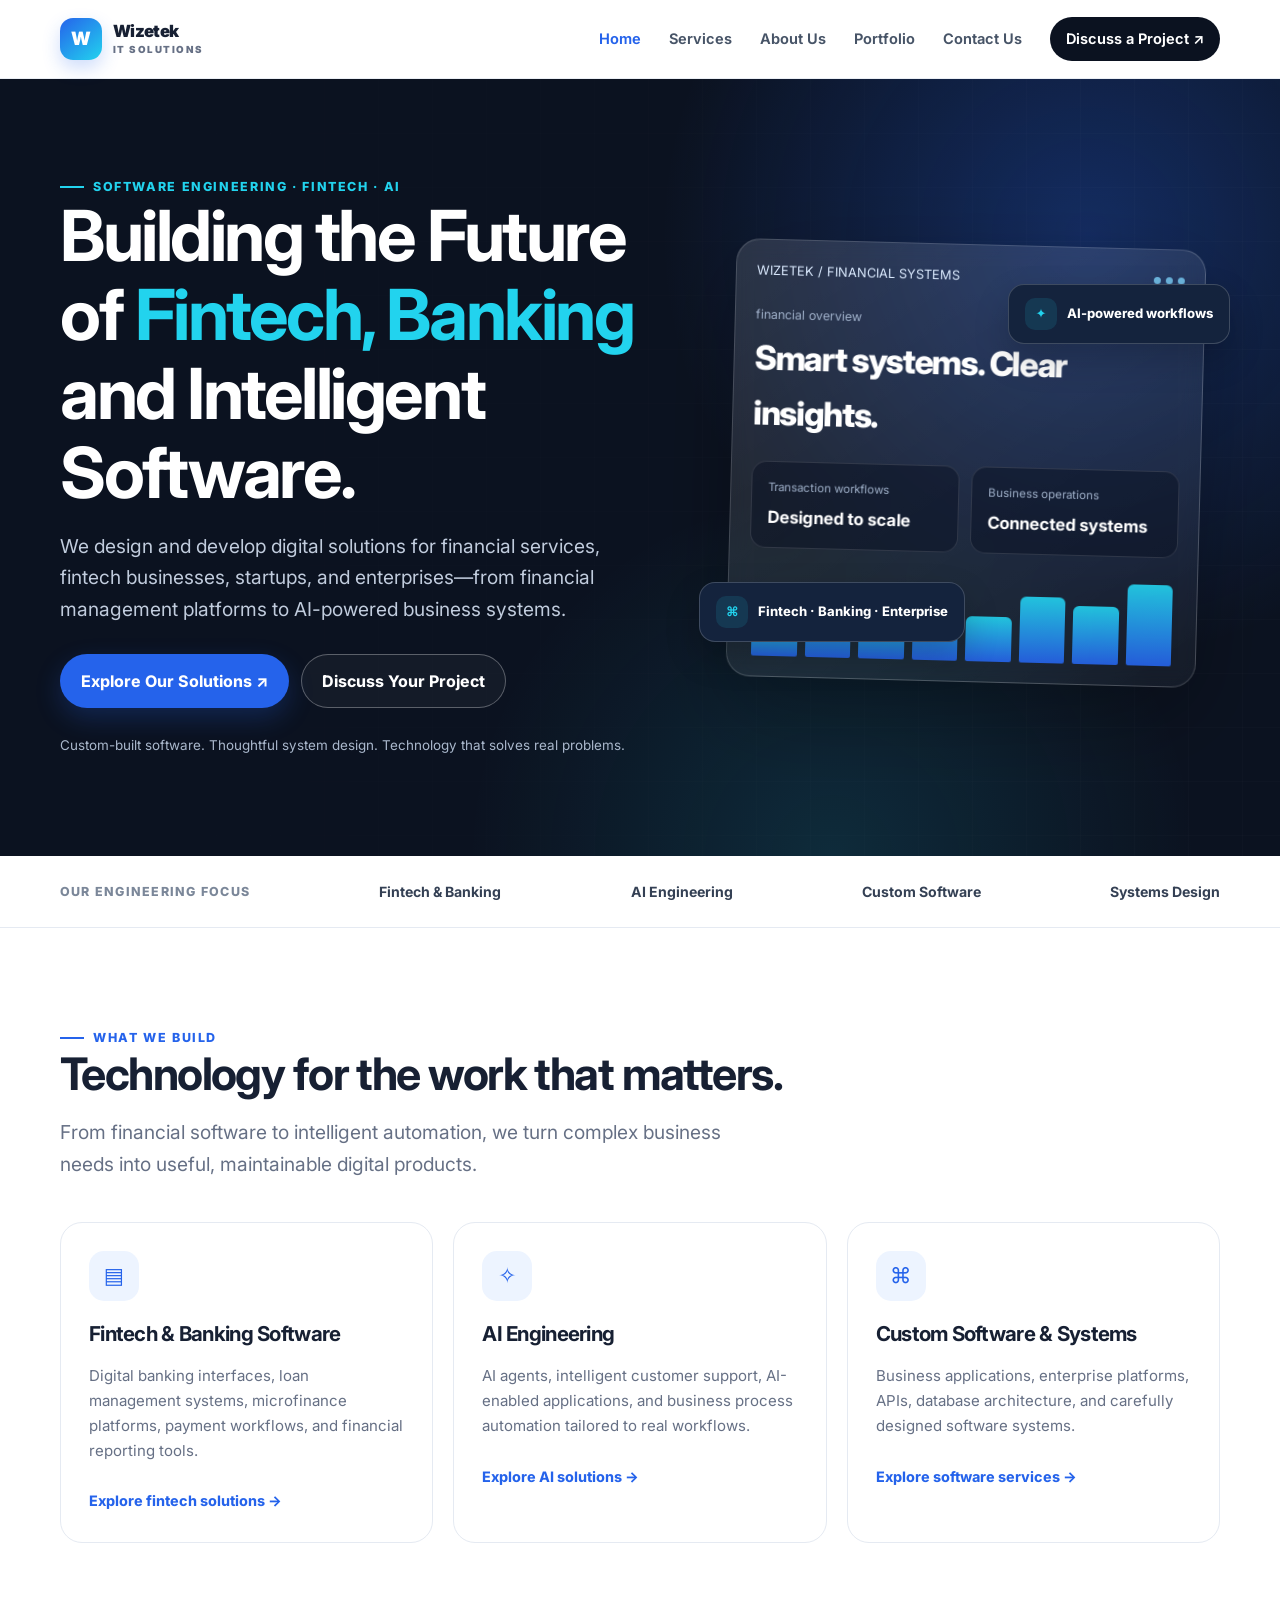
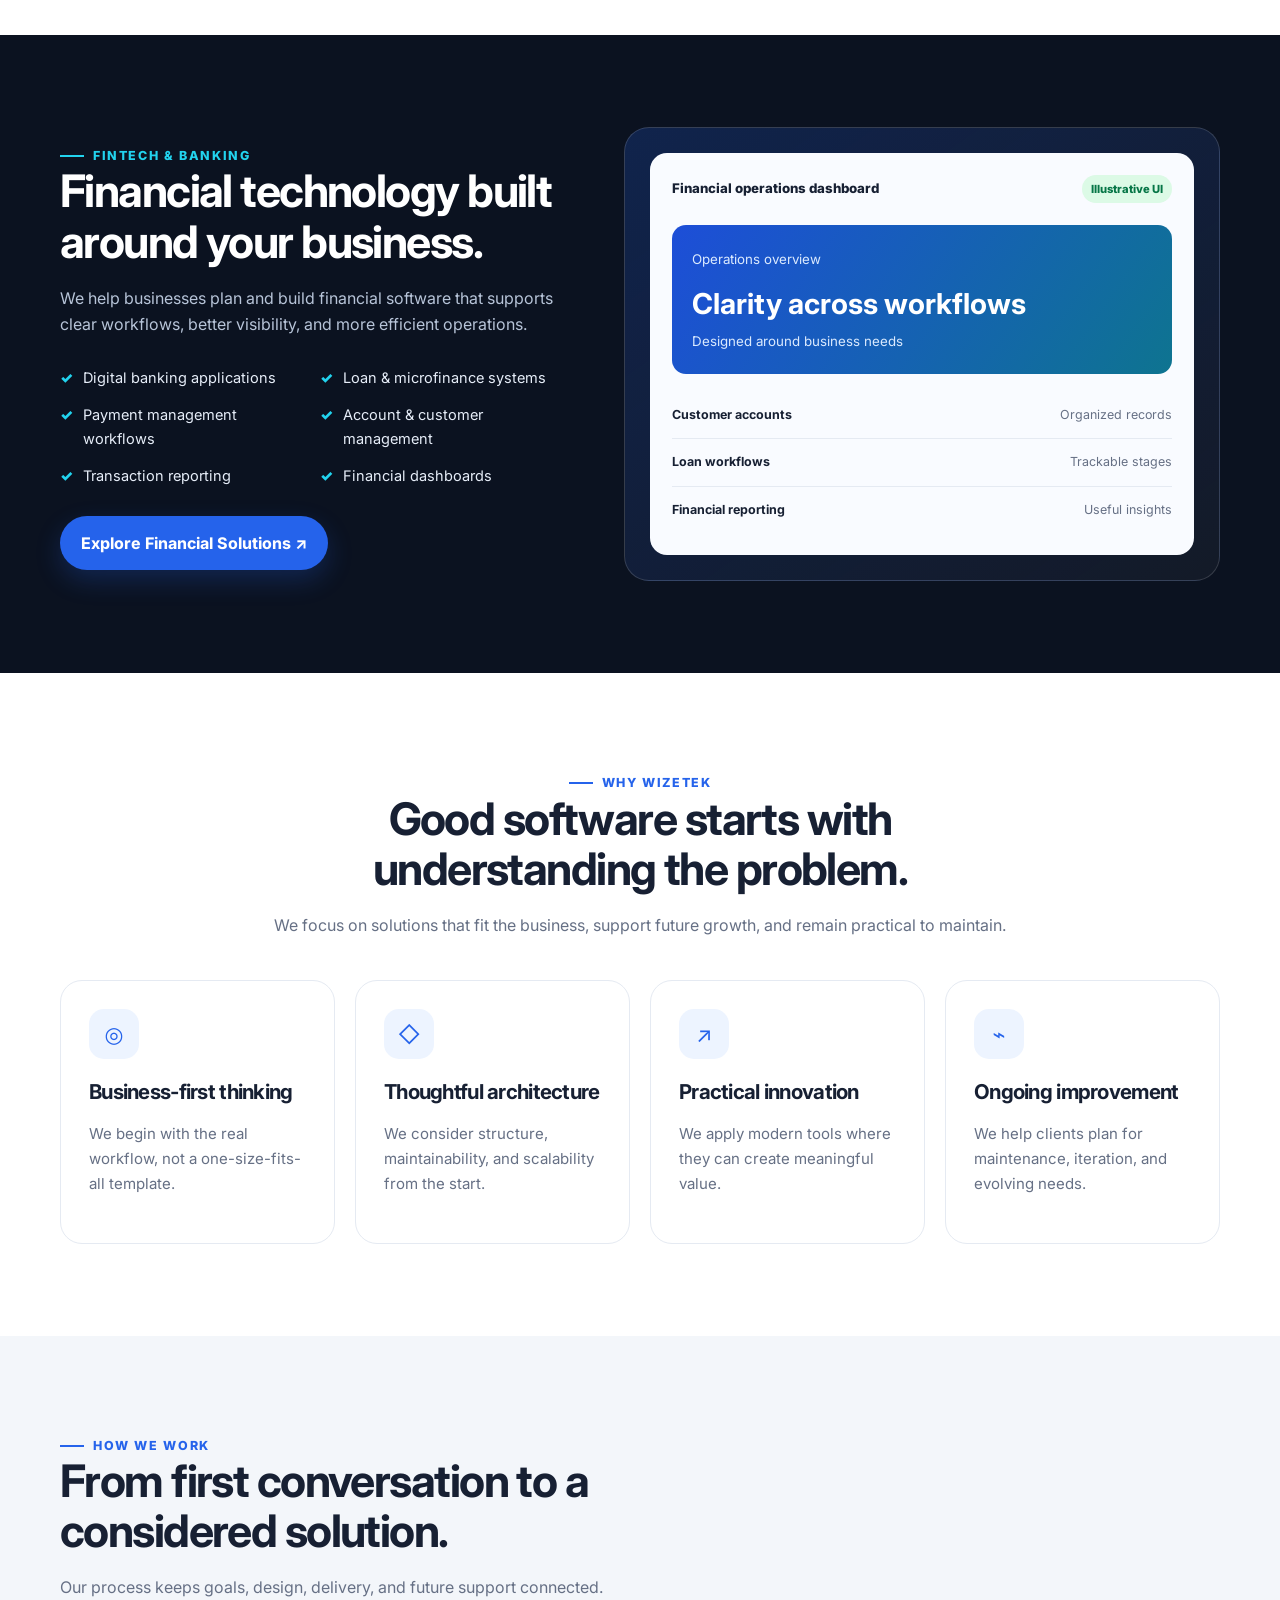
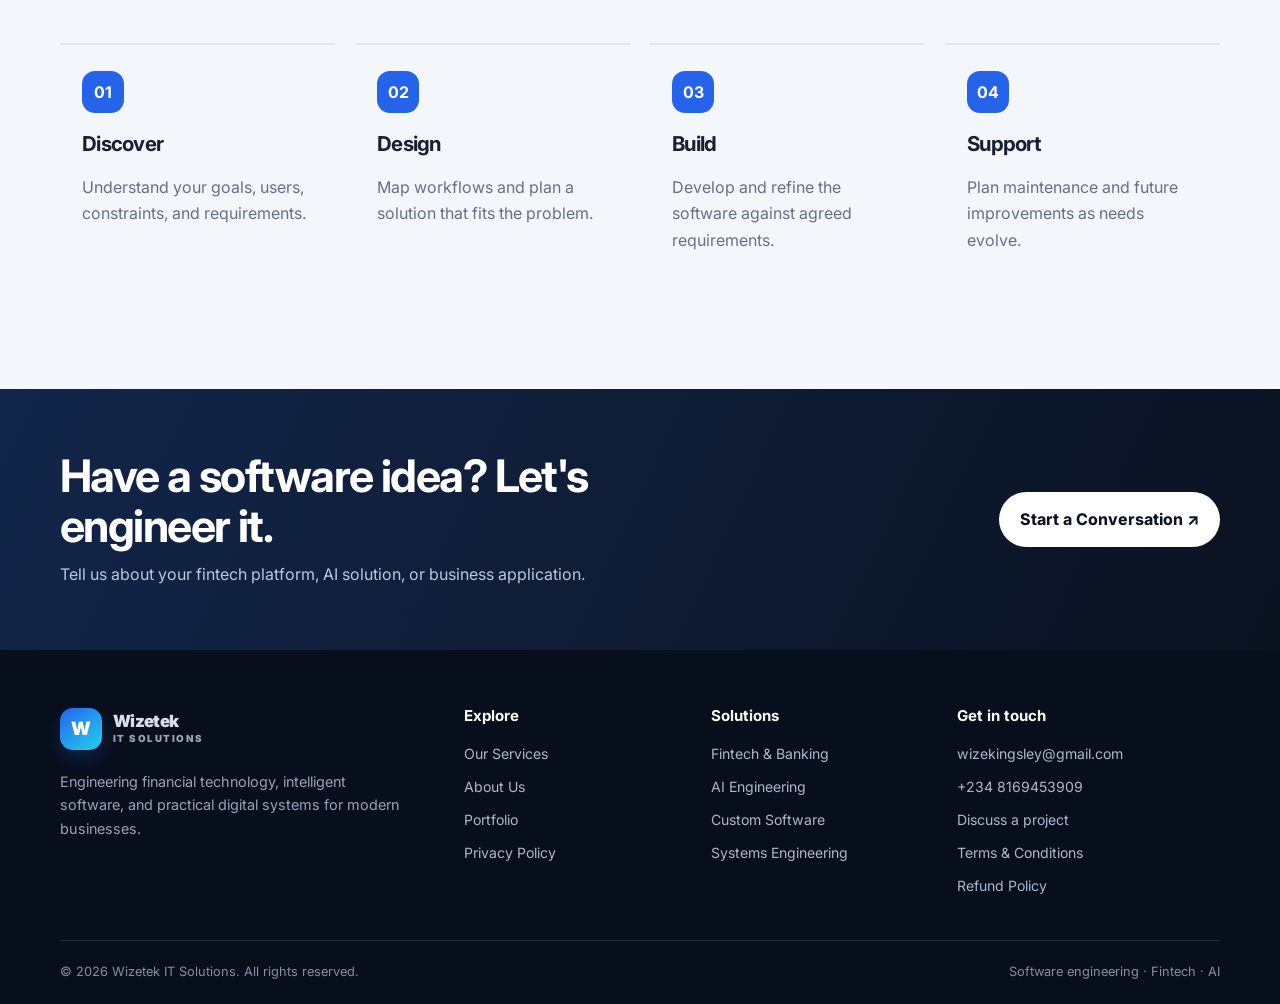
<file: index.html>
<!doctype html>
<html lang="en">
<head>
  <meta charset="utf-8">
  <meta name="viewport" content="width=device-width, initial-scale=1">
  <title>Building the Future of Fintech, Banking and Intelligent Software | Wizetek IT Solutions</title>
  <meta name="description" content="Wizetek IT Solutions builds fintech applications, digital banking software, AI-powered solutions, and custom enterprise systems.">
  <meta name="theme-color" content="#0b1220">
  <meta property="og:title" content="Building the Future of Fintech, Banking and Intelligent Software | Wizetek IT Solutions">
  <meta property="og:description" content="Wizetek IT Solutions builds fintech applications, digital banking software, AI-powered solutions, and custom enterprise systems.">
  <meta property="og:type" content="website">
  <link rel="preconnect" href="https://fonts.googleapis.com">
  <link rel="preconnect" href="https://fonts.gstatic.com" crossorigin>
  <link href="https://fonts.googleapis.com/css2?family=Inter:wght@400;500;600;700;800;900&display=swap" rel="stylesheet">
  <link rel="stylesheet" href="css/style.css">
  <link rel="icon" href="assets/favicon.svg" type="image/svg+xml">
</head>
<body>

<header class="site-header">
  <div class="container nav-wrap">
    <a class="brand" href="index.html" aria-label="Wizetek IT Solutions home">
      <span class="brand-mark">W</span>
      <span class="brand-name">Wizetek <small>IT Solutions</small></span>
    </a>
    <button class="menu-toggle" type="button" aria-label="Open navigation menu" aria-expanded="false" aria-controls="primary-navigation">☰</button>
    <nav class="nav-links" id="primary-navigation" aria-label="Primary navigation">
      <a href="index.html" data-page="index.html" class="active">Home</a><a href="services.html" data-page="services.html">Services</a><a href="about.html" data-page="about.html">About Us</a><a href="portfolio.html" data-page="portfolio.html">Portfolio</a><a href="contact.html" data-page="contact.html">Contact Us</a>
      <a class="nav-cta" href="contact.html">Discuss a Project ↗</a>
    </nav>
  </div>
</header>
<main>

<section class="hero">
  <div class="container hero-grid">
    <div class="reveal">
      <span class="eyebrow">Software engineering · Fintech · AI</span>
      <h1>Building the Future of <span>Fintech, Banking</span> and Intelligent Software.</h1>
      <p class="lead">We design and develop digital solutions for financial services, fintech businesses, startups, and enterprises—from financial management platforms to AI-powered business systems.</p>
      <div class="hero-actions"><a class="btn btn-primary" href="services.html">Explore Our Solutions ↗</a><a class="btn btn-outline" href="contact.html">Discuss Your Project</a></div>
      <div class="hero-note">Custom-built software. Thoughtful system design. Technology that solves real problems.</div>
    </div>
    <div class="hero-visual reveal" aria-label="Illustrative financial software dashboard">
      <div class="floating-chip chip-one"><b>✦</b> AI-powered workflows</div>
      <div class="dashboard">
        <div class="dash-top"><span>WIZETEK / FINANCIAL SYSTEMS</span><span class="dots"><i></i><i></i><i></i></span></div>
        <div class="dash-label">financial overview</div><div class="dash-value">Smart systems. Clear insights.</div>
        <div class="dash-cards"><div class="dash-card"><span>Transaction workflows</span><strong>Designed to scale</strong></div><div class="dash-card"><span>Business operations</span><strong>Connected systems</strong></div></div>
        <div class="chart"><i style="height:32%"></i><i style="height:47%"></i><i style="height:40%"></i><i style="height:62%"></i><i style="height:53%"></i><i style="height:77%"></i><i style="height:68%"></i><i style="height:94%"></i></div>
      </div>
      <div class="floating-chip chip-two"><b>⌘</b> Fintech · Banking · Enterprise</div>
    </div>
  </div>
</section>
<div class="trust-strip"><div class="container trust-inner"><span>Our engineering focus</span><strong>Fintech & Banking</strong><strong>AI Engineering</strong><strong>Custom Software</strong><strong>Systems Design</strong></div></div>
<section class="section">
  <div class="container">
    <div class="section-heading reveal"><span class="eyebrow">What we build</span><h2>Technology for the work that matters.</h2><p class="lead">From financial software to intelligent automation, we turn complex business needs into useful, maintainable digital products.</p></div>
    <div class="grid grid-3">
      <article class="card reveal"><div class="card-icon">▤</div><h3>Fintech & Banking Software</h3><p>Digital banking interfaces, loan management systems, microfinance platforms, payment workflows, and financial reporting tools.</p><a class="arrow-link" href="services.html#fintech">Explore fintech solutions →</a></article>
      <article class="card reveal"><div class="card-icon">✧</div><h3>AI Engineering</h3><p>AI agents, intelligent customer support, AI-enabled applications, and business process automation tailored to real workflows.</p><a class="arrow-link" href="services.html#ai">Explore AI solutions →</a></article>
      <article class="card reveal"><div class="card-icon">⌘</div><h3>Custom Software & Systems</h3><p>Business applications, enterprise platforms, APIs, database architecture, and carefully designed software systems.</p><a class="arrow-link" href="services.html#software">Explore software services →</a></article>
    </div>
  </div>
</section>
<section class="section featured-band">
  <div class="container featured-grid">
    <div class="reveal"><span class="eyebrow">Fintech & banking</span><h2>Financial technology built around your business.</h2><p>We help businesses plan and build financial software that supports clear workflows, better visibility, and more efficient operations.</p>
      <div class="feature-list"><div><span class="check">✓</span> Digital banking applications</div><div><span class="check">✓</span> Loan & microfinance systems</div><div><span class="check">✓</span> Payment management workflows</div><div><span class="check">✓</span> Account & customer management</div><div><span class="check">✓</span> Transaction reporting</div><div><span class="check">✓</span> Financial dashboards</div></div>
      <a class="btn btn-primary" href="services.html#fintech">Explore Financial Solutions ↗</a>
    </div>
    <div class="fintech-visual reveal"><div class="fintech-screen"><div class="screen-head"><span>Financial operations dashboard</span><span class="screen-pill">Illustrative UI</span></div><div class="balance-box"><small>Operations overview</small><strong>Clarity across workflows</strong><small>Designed around business needs</small></div><div class="mini-transactions"><div class="transaction"><b>Customer accounts</b><span>Organized records</span></div><div class="transaction"><b>Loan workflows</b><span>Trackable stages</span></div><div class="transaction"><b>Financial reporting</b><span>Useful insights</span></div></div></div></div>
  </div>
</section>
<section class="section">
  <div class="container">
    <div class="section-heading center reveal"><span class="eyebrow">Why Wizetek</span><h2>Good software starts with understanding the problem.</h2><p>We focus on solutions that fit the business, support future growth, and remain practical to maintain.</p></div>
    <div class="grid grid-4">
      <article class="card reveal"><div class="card-icon">◎</div><h3>Business-first thinking</h3><p>We begin with the real workflow, not a one-size-fits-all template.</p></article>
      <article class="card reveal"><div class="card-icon">◇</div><h3>Thoughtful architecture</h3><p>We consider structure, maintainability, and scalability from the start.</p></article>
      <article class="card reveal"><div class="card-icon">↗</div><h3>Practical innovation</h3><p>We apply modern tools where they can create meaningful value.</p></article>
      <article class="card reveal"><div class="card-icon">⌁</div><h3>Ongoing improvement</h3><p>We help clients plan for maintenance, iteration, and evolving needs.</p></article>
    </div>
  </div>
</section>
<section class="section" style="background:var(--paper)">
  <div class="container">
    <div class="section-heading reveal"><span class="eyebrow">How we work</span><h2>From first conversation to a considered solution.</h2><p>Our process keeps goals, design, delivery, and future support connected.</p></div>
    <div class="grid grid-4">
      <div class="process-step reveal"><b>01</b><h3>Discover</h3><p>Understand your goals, users, constraints, and requirements.</p></div>
      <div class="process-step reveal"><b>02</b><h3>Design</h3><p>Map workflows and plan a solution that fits the problem.</p></div>
      <div class="process-step reveal"><b>03</b><h3>Build</h3><p>Develop and refine the software against agreed requirements.</p></div>
      <div class="process-step reveal"><b>04</b><h3>Support</h3><p>Plan maintenance and future improvements as needs evolve.</p></div>
    </div>
  </div>
</section>
<section class="cta-band"><div class="container cta-inner"><div><h2>Have a software idea? Let's engineer it.</h2><p>Tell us about your fintech platform, AI solution, or business application.</p></div><a class="btn btn-light" href="contact.html">Start a Conversation ↗</a></div></section>

</main>

<footer class="site-footer">
  <div class="container">
    <div class="footer-grid">
      <div>
        <a class="brand" href="index.html"><span class="brand-mark">W</span><span class="brand-name">Wizetek <small>IT Solutions</small></span></a>
        <p>Engineering financial technology, intelligent software, and practical digital systems for modern businesses.</p>
      </div>
      <div><h4>Explore</h4><div class="footer-links"><a href="services.html">Our Services</a><a href="about.html">About Us</a><a href="portfolio.html">Portfolio</a><a href="privacy-policy.html">Privacy Policy</a></div></div>
      <div><h4>Solutions</h4><div class="footer-links"><a href="services.html#fintech">Fintech & Banking</a><a href="services.html#ai">AI Engineering</a><a href="services.html#software">Custom Software</a><a href="services.html#systems">Systems Engineering</a></div></div>
     
<div>
  <h4>Get in touch</h4>
  <div class="footer-links">
    <a href="wizekingsley@gmail.com">wizekingsley@gmail.com</a>
    <a href="tel:+2348169453909">+234 8169453909</a>
    <a href="contact.html">Discuss a project</a>
    <a href="terms.html">Terms & Conditions</a>
    <a href="refund-policy.html">Refund Policy</a>
  </div>
</div>

    </div>
    <div class="footer-bottom"><span>© <span data-year></span> Wizetek IT Solutions. All rights reserved.</span><span>Software engineering · Fintech · AI</span></div>
  </div>
</footer>
<script src="js/main.js" defer></script>
</body>
</html>
</file>
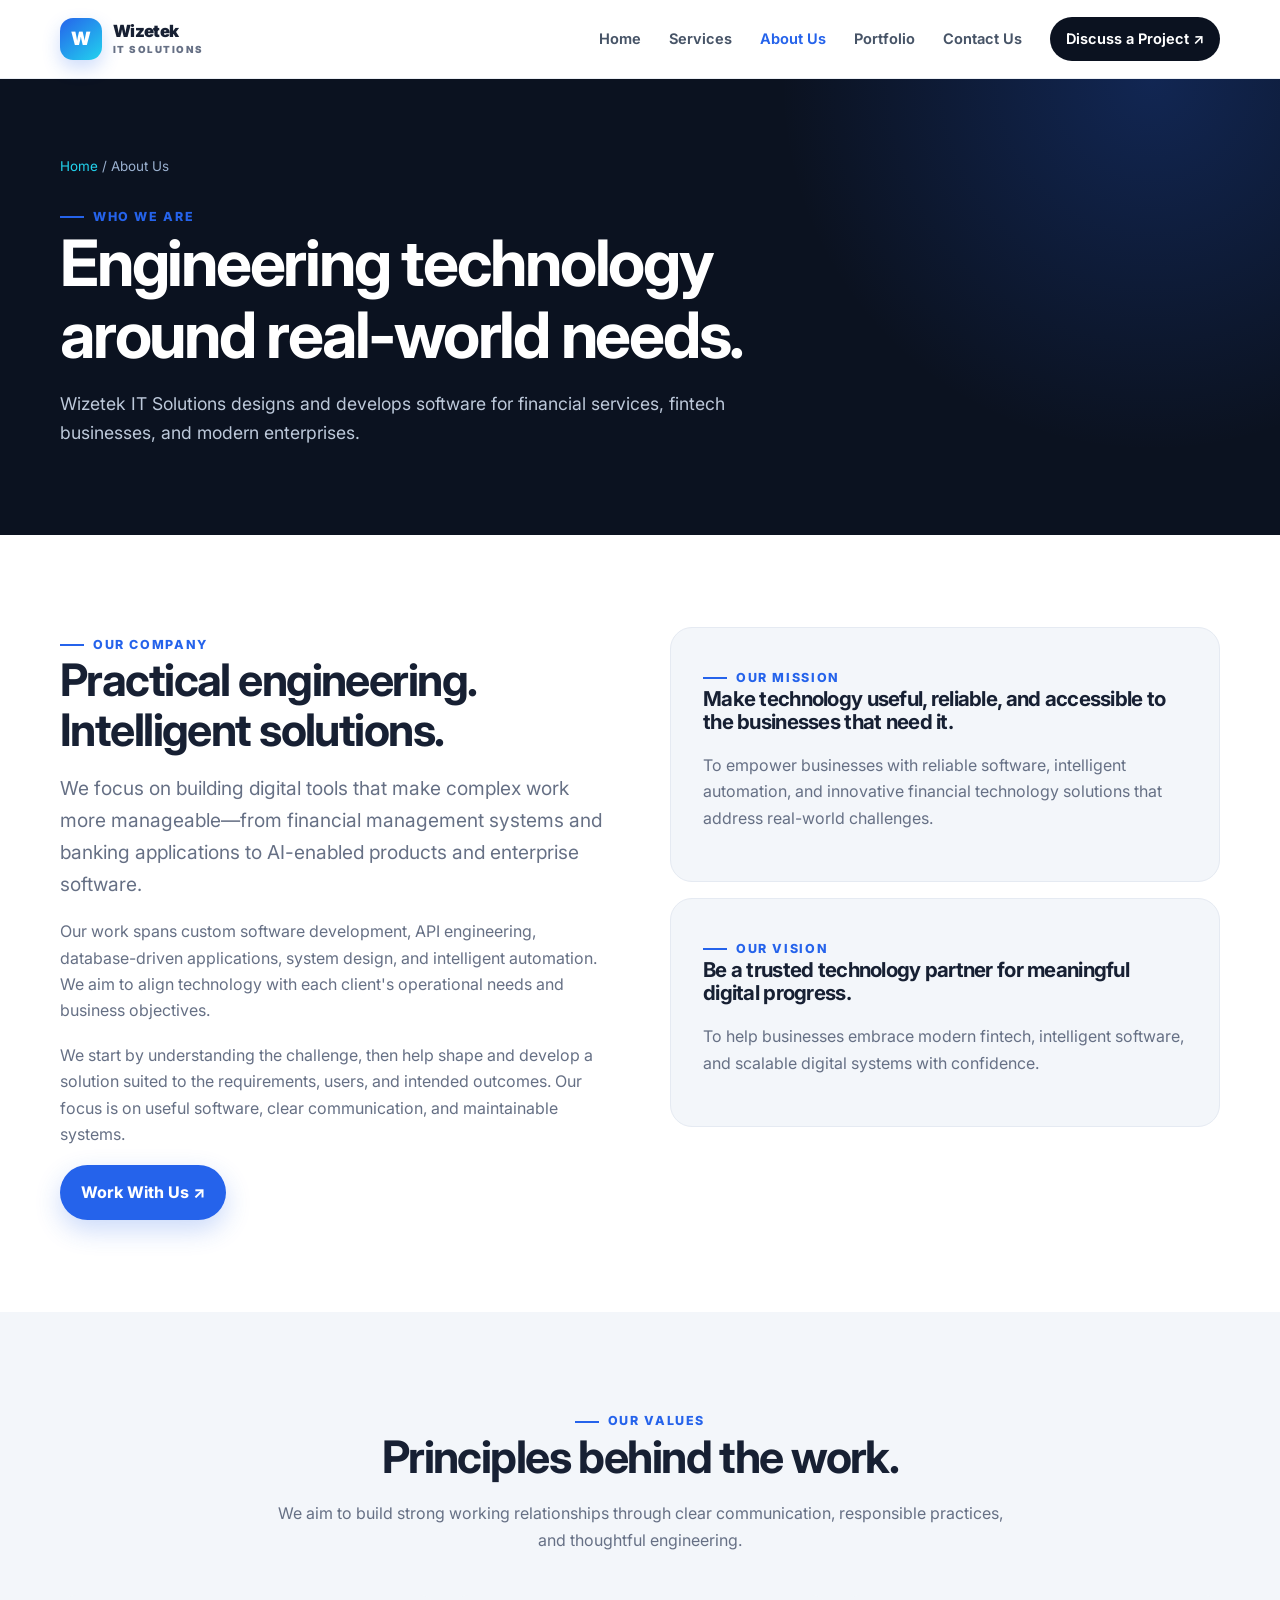
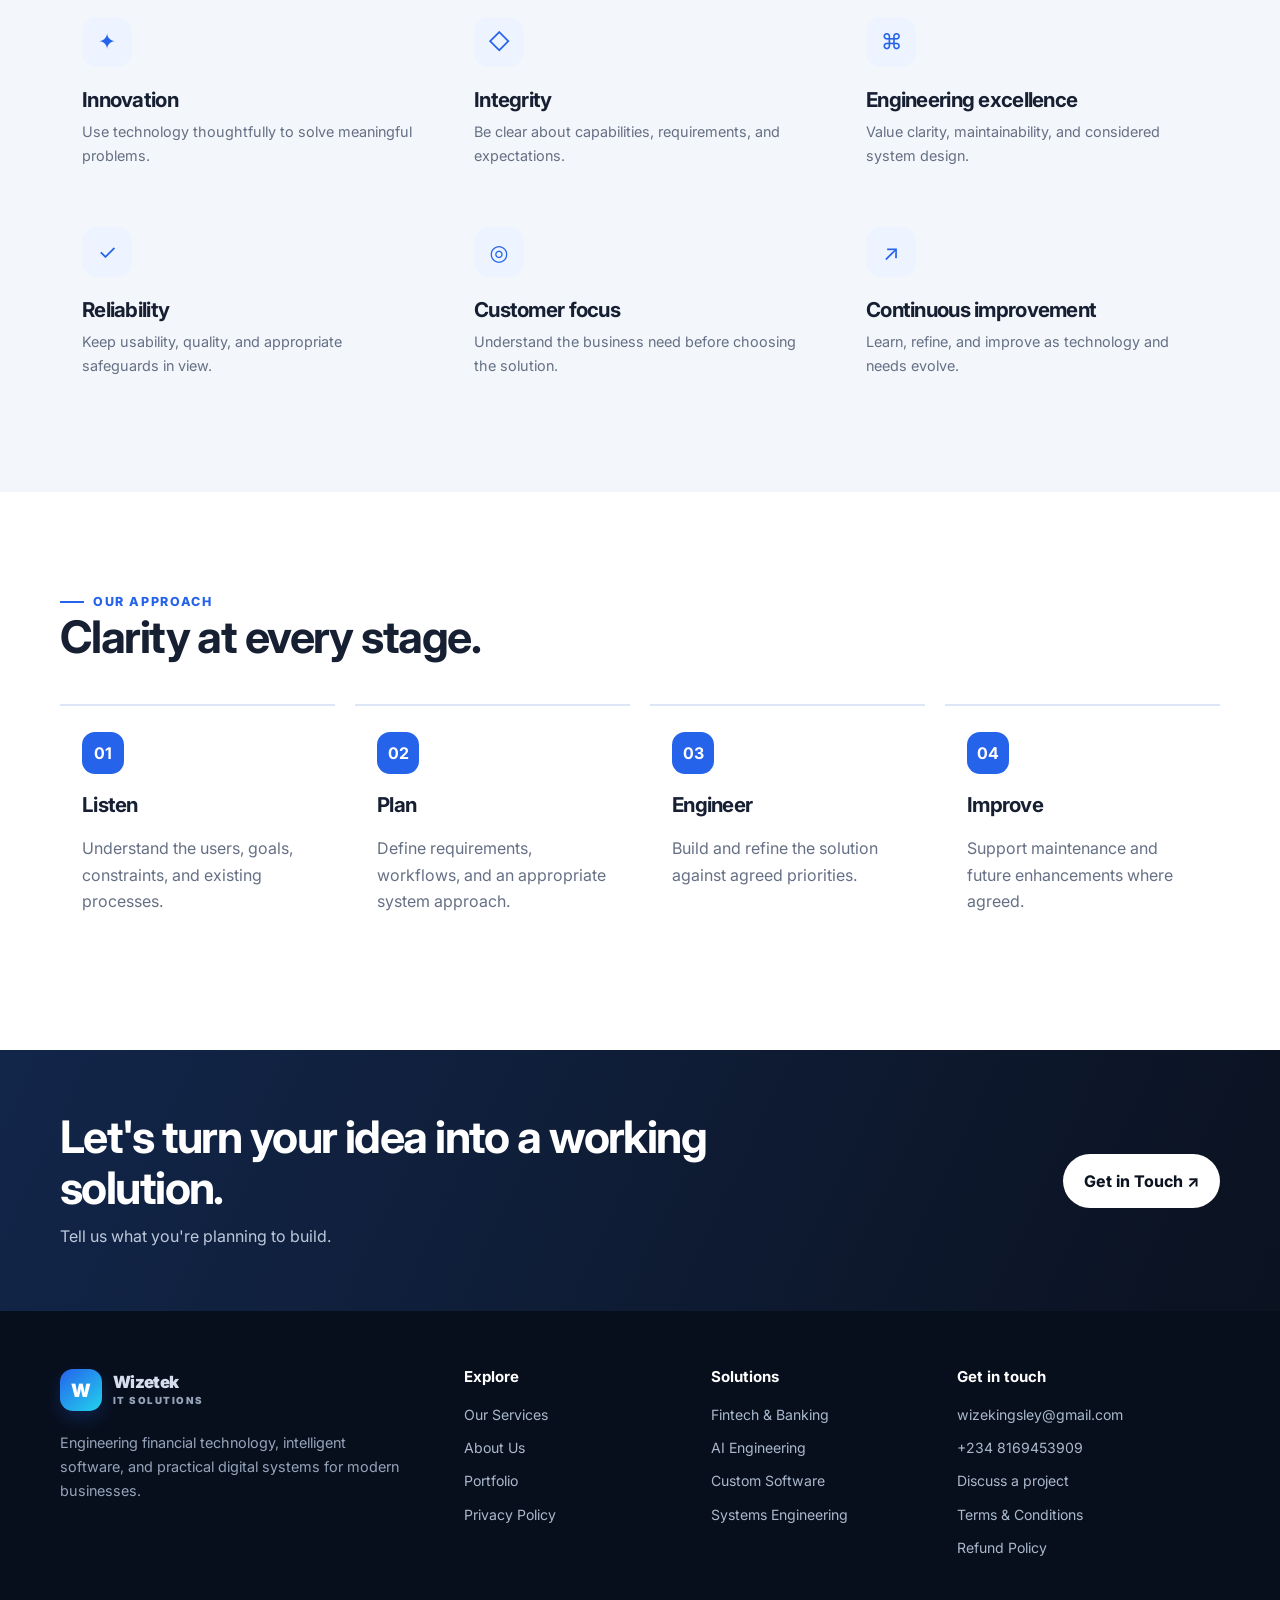
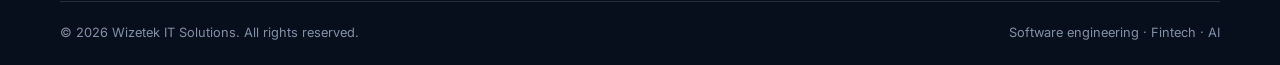
<file: about.html>
<!doctype html>
<html lang="en">
<head>
  <meta charset="utf-8">
  <meta name="viewport" content="width=device-width, initial-scale=1">

  <title>About Us | Wizetek IT Solutions</title>
  <meta name="description" content="Learn about Wizetek IT Solutions, a software engineering company focused on fintech, banking applications, AI, and enterprise software.">
  <meta name="theme-color" content="#0b1220">

  <meta property="og:title" content="About Us | Wizetek IT Solutions">
  <meta property="og:description" content="Learn about Wizetek IT Solutions, a software engineering company focused on fintech, banking applications, AI, and enterprise software.">
  <meta property="og:type" content="website">

  <link rel="preconnect" href="https://fonts.googleapis.com">
  <link rel="preconnect" href="https://fonts.gstatic.com" crossorigin>
  <link href="https://fonts.googleapis.com/css2?family=Inter:wght@400;500;600;700;800;900&display=swap" rel="stylesheet">

  <link rel="stylesheet" href="css/style.css">
  <link rel="icon" href="assets/favicon.svg" type="image/svg+xml">
</head>

<body>

<header class="site-header">
  <div class="container nav-wrap">
    <a class="brand" href="index.html" aria-label="Wizetek IT Solutions home">
      <span class="brand-mark">W</span>
      <span class="brand-name">Wizetek <small>IT Solutions</small></span>
    </a>

    <button
      class="menu-toggle"
      type="button"
      aria-label="Open navigation menu"
      aria-expanded="false"
      aria-controls="primary-navigation"
    >☰</button>

    <nav class="nav-links" id="primary-navigation" aria-label="Primary navigation">
      <a href="index.html" data-page="index.html">Home</a>
      <a href="services.html" data-page="services.html">Services</a>
      <a href="about.html" data-page="about.html" class="active">About Us</a>
      <a href="portfolio.html" data-page="portfolio.html">Portfolio</a>
      <a href="contact.html" data-page="contact.html">Contact Us</a>
      <a class="nav-cta" href="contact.html">Discuss a Project ↗</a>
    </nav>
  </div>
</header>

<main>

  <!-- Page introduction -->
  <section class="page-hero">
    <div class="container">
      <div class="breadcrumb">
        <a href="index.html">Home</a> / About Us
      </div>

      <span class="eyebrow">Who we are</span>

      <h1>Engineering technology around real-world needs.</h1>

      <p>
        Wizetek IT Solutions designs and develops software for financial
        services, fintech businesses, and modern enterprises.
      </p>
    </div>
  </section>

  <!-- Company overview, mission and vision -->
  <section class="section">
    <div class="container about-split">

      <div class="reveal">
        <span class="eyebrow">Our company</span>

        <h2>Practical engineering. Intelligent solutions.</h2>

        <p class="lead">
          We focus on building digital tools that make complex work more
          manageable—from financial management systems and banking
          applications to AI-enabled products and enterprise software.
        </p>

        <p>
          Our work spans custom software development, API engineering,
          database-driven applications, system design, and intelligent
          automation. We aim to align technology with each client's
          operational needs and business objectives.
        </p>

        <p>
          We start by understanding the challenge, then help shape and
          develop a solution suited to the requirements, users, and
          intended outcomes. Our focus is on useful software, clear
          communication, and maintainable systems.
        </p>

        <a class="btn btn-primary" href="contact.html">Work With Us ↗</a>
      </div>

      <div class="reveal">
        <div class="statement-card">
          <span class="eyebrow">Our mission</span>

          <h3>
            Make technology useful, reliable, and accessible to the
            businesses that need it.
          </h3>

          <p>
            To empower businesses with reliable software, intelligent
            automation, and innovative financial technology solutions
            that address real-world challenges.
          </p>
        </div>

        <div class="statement-card">
          <span class="eyebrow">Our vision</span>

          <h3>
            Be a trusted technology partner for meaningful digital progress.
          </h3>

          <p>
            To help businesses embrace modern fintech, intelligent
            software, and scalable digital systems with confidence.
          </p>
        </div>
      </div>

    </div>
  </section>

  <!-- Company values -->
  <section class="section" style="background:var(--paper)">
    <div class="container">

      <div class="section-heading center reveal">
        <span class="eyebrow">Our values</span>

        <h2>Principles behind the work.</h2>

        <p>
          We aim to build strong working relationships through clear
          communication, responsible practices, and thoughtful engineering.
        </p>
      </div>

      <div class="values-grid">

        <div class="value-card reveal">
          <div class="card-icon">✦</div>
          <h3>Innovation</h3>
          <p>Use technology thoughtfully to solve meaningful problems.</p>
        </div>

        <div class="value-card reveal">
          <div class="card-icon">◇</div>
          <h3>Integrity</h3>
          <p>Be clear about capabilities, requirements, and expectations.</p>
        </div>

        <div class="value-card reveal">
          <div class="card-icon">⌘</div>
          <h3>Engineering excellence</h3>
          <p>Value clarity, maintainability, and considered system design.</p>
        </div>

        <div class="value-card reveal">
          <div class="card-icon">✓</div>
          <h3>Reliability</h3>
          <p>Keep usability, quality, and appropriate safeguards in view.</p>
        </div>

        <div class="value-card reveal">
          <div class="card-icon">◎</div>
          <h3>Customer focus</h3>
          <p>Understand the business need before choosing the solution.</p>
        </div>

        <div class="value-card reveal">
          <div class="card-icon">↗</div>
          <h3>Continuous improvement</h3>
          <p>Learn, refine, and improve as technology and needs evolve.</p>
        </div>

      </div>
    </div>
  </section>

  <!-- Work process -->
  <section class="section">
    <div class="container">

      <div class="section-heading reveal">
        <span class="eyebrow">Our approach</span>
        <h2>Clarity at every stage.</h2>
      </div>

      <div class="grid grid-4">

        <div class="process-step reveal">
          <b>01</b>
          <h3>Listen</h3>
          <p>Understand the users, goals, constraints, and existing processes.</p>
        </div>

        <div class="process-step reveal">
          <b>02</b>
          <h3>Plan</h3>
          <p>Define requirements, workflows, and an appropriate system approach.</p>
        </div>

        <div class="process-step reveal">
          <b>03</b>
          <h3>Engineer</h3>
          <p>Build and refine the solution against agreed priorities.</p>
        </div>

        <div class="process-step reveal">
          <b>04</b>
          <h3>Improve</h3>
          <p>Support maintenance and future enhancements where agreed.</p>
        </div>

      </div>
    </div>
  </section>

  <!-- Contact call to action -->
  <section class="cta-band">
    <div class="container cta-inner">

      <div>
        <h2>Let's turn your idea into a working solution.</h2>
        <p>Tell us what you're planning to build.</p>
      </div>

      <a class="btn btn-light" href="contact.html">Get in Touch ↗</a>

    </div>
  </section>

</main>

<!-- Footer -->
<footer class="site-footer">
  <div class="container">

    <div class="footer-grid">

      <div>
        <a class="brand" href="index.html">
          <span class="brand-mark">W</span>
          <span class="brand-name">Wizetek <small>IT Solutions</small></span>
        </a>

        <p>
          Engineering financial technology, intelligent software, and
          practical digital systems for modern businesses.
        </p>
      </div>

      <div>
        <h4>Explore</h4>
        <div class="footer-links">
          <a href="services.html">Our Services</a>
          <a href="about.html">About Us</a>
          <a href="portfolio.html">Portfolio</a>
          <a href="privacy-policy.html">Privacy Policy</a>
        </div>
      </div>

      <div>
        <h4>Solutions</h4>
        <div class="footer-links">
          <a href="services.html#fintech">Fintech &amp; Banking</a>
          <a href="services.html#ai">AI Engineering</a>
          <a href="services.html#software">Custom Software</a>
          <a href="services.html#systems">Systems Engineering</a>
        </div>
      </div>

      <div>
        <h4>Get in touch</h4>
        <div class="footer-links">
       <a href="wizekingsley@gmail.com">wizekingsley@gmail.com</a>
        <a href="tel:+2348169453909">+234 8169453909</a>
          <a href="contact.html">Discuss a project</a>
          <a href="terms.html">Terms &amp; Conditions</a>
          <a href="refund-policy.html">Refund Policy</a>
        </div>
      </div>

    </div>

    <div class="footer-bottom">
      <span>© <span data-year></span> Wizetek IT Solutions. All rights reserved.</span>
      <span>Software engineering · Fintech · AI</span>
    </div>

  </div>
</footer>

<script src="js/main.js" defer></script>

</body>
</html>
</file>
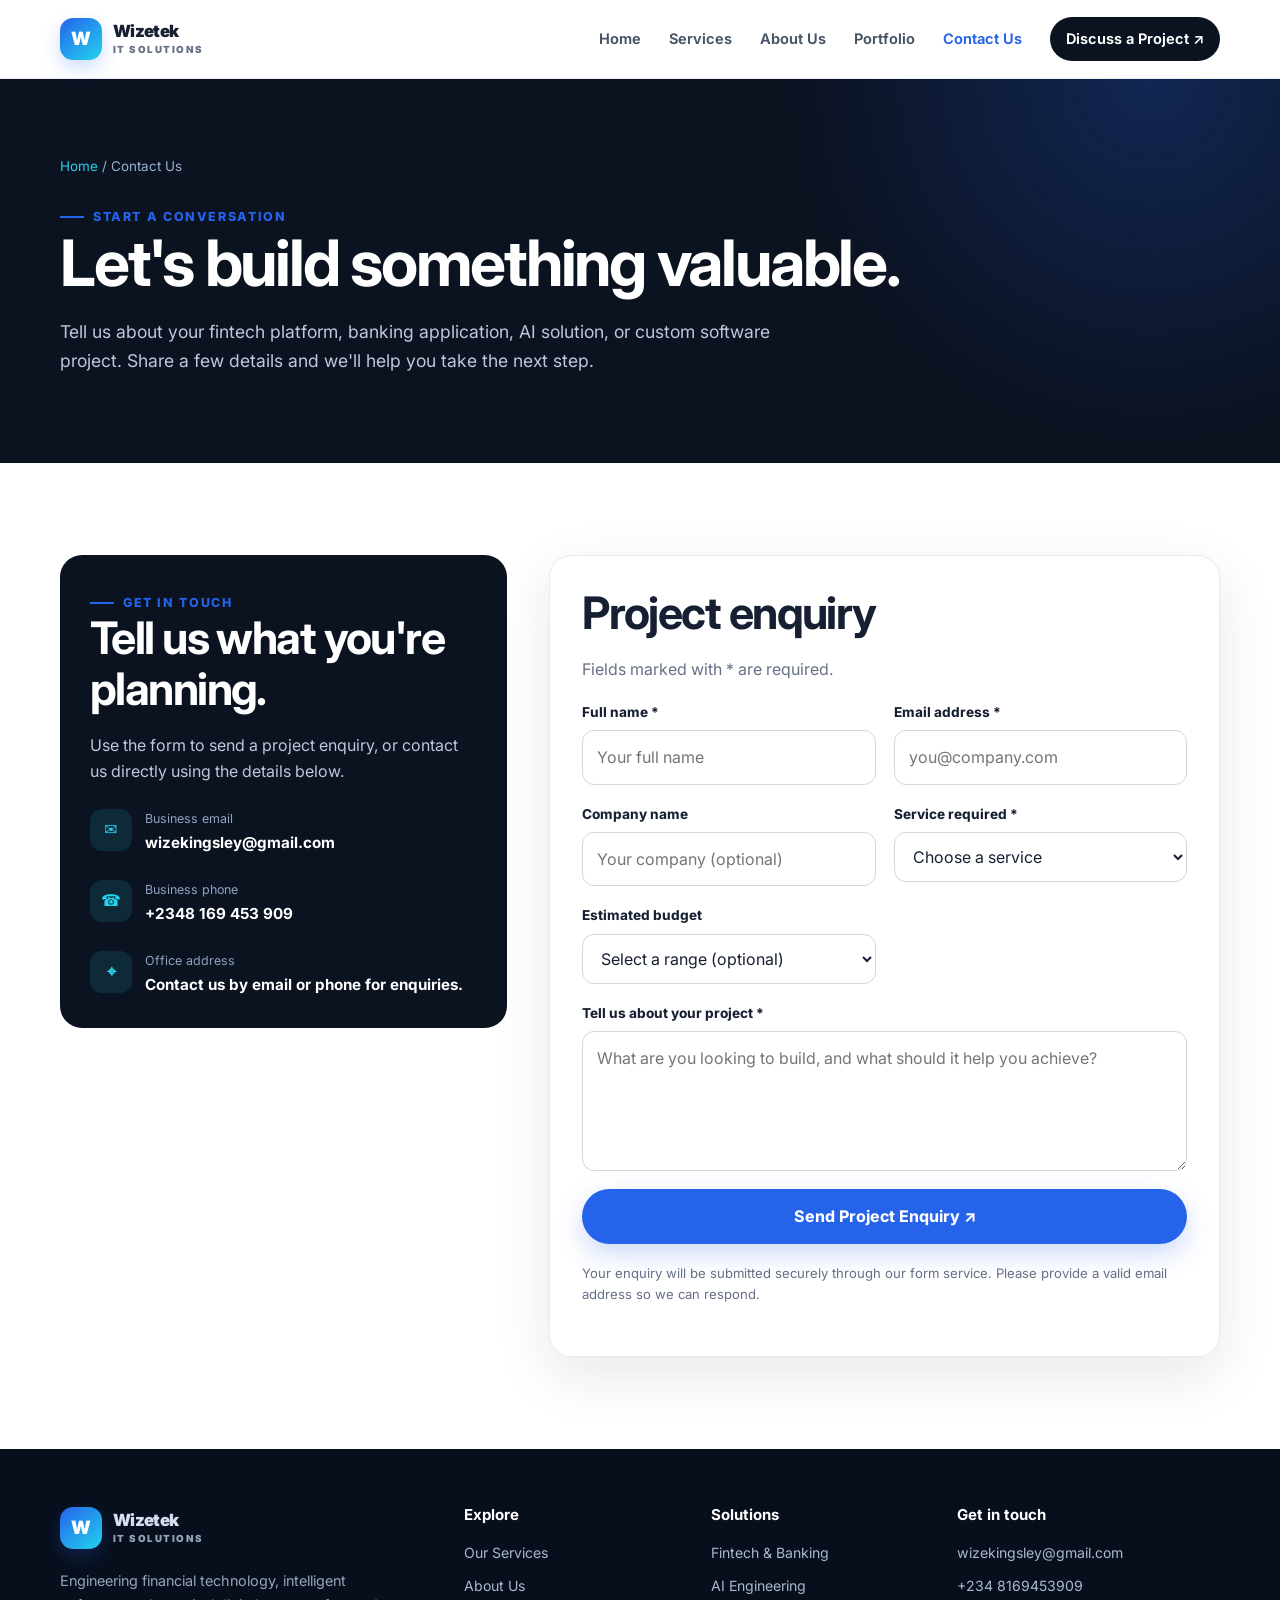
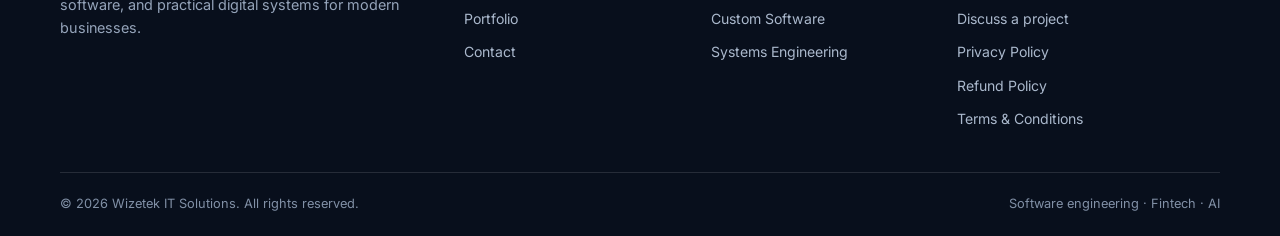
<file: contact.html>
<!doctype html>
<html lang="en">
<head>
  <meta charset="utf-8">
  <meta name="viewport" content="width=device-width, initial-scale=1">
  <title>Contact Us | Wizetek IT Solutions</title>
  <meta name="description" content="Contact Wizetek IT Solutions to discuss fintech software, banking applications, AI engineering, and custom software development.">
  <meta name="theme-color" content="#0b1220">
  <meta property="og:title" content="Contact Us | Wizetek IT Solutions">
  <meta property="og:description" content="Contact Wizetek IT Solutions to discuss fintech software, banking applications, AI engineering, and custom software development.">
  <meta property="og:type" content="website">

  <link rel="preconnect" href="https://fonts.googleapis.com">
  <link rel="preconnect" href="https://fonts.gstatic.com" crossorigin>
  <link href="https://fonts.googleapis.com/css2?family=Inter:wght@400;500;600;700;800;900&display=swap" rel="stylesheet">
  <link rel="stylesheet" href="css/style.css">
  <link rel="icon" href="assets/favicon.svg" type="image/svg+xml">
</head>
<body>

<header class="site-header">
  <div class="container nav-wrap">
    <a class="brand" href="index.html" aria-label="Wizetek IT Solutions home">
      <span class="brand-mark">W</span>
      <span class="brand-name">Wizetek <small>IT Solutions</small></span>
    </a>

    <button class="menu-toggle" type="button" aria-label="Open navigation menu" aria-expanded="false" aria-controls="primary-navigation">☰</button>

    <nav class="nav-links" id="primary-navigation" aria-label="Primary navigation">
      <a href="index.html" data-page="index.html">Home</a>
      <a href="services.html" data-page="services.html">Services</a>
      <a href="about.html" data-page="about.html">About Us</a>
      <a href="portfolio.html" data-page="portfolio.html">Portfolio</a>
      <a href="contact.html" data-page="contact.html" class="active">Contact Us</a>
      <a class="nav-cta" href="contact.html">Discuss a Project ↗</a>
    </nav>
  </div>
</header>

<main>
  <section class="page-hero">
    <div class="container">
      <div class="breadcrumb"><a href="index.html">Home</a> / Contact Us</div>
      <span class="eyebrow">Start a conversation</span>
      <h1>Let's build something valuable.</h1>
      <p>Tell us about your fintech platform, banking application, AI solution, or custom software project. Share a few details and we'll help you take the next step.</p>
    </div>
  </section>

  <section class="section">
    <div class="container contact-grid">

      <aside class="contact-panel reveal">
        <span class="eyebrow">Get in touch</span>
        <h2>Tell us what you're planning.</h2>
        <p>Use the form to send a project enquiry, or contact us directly using the details below.</p>

        <div class="contact-item">
          <b>✉</b>
          <div>
            <span>Business email</span>
            <strong>
              <a href="wizekingsley@gmail.com">wizekingsley@gmail.com</a>
            </strong>
          </div>
        </div>

        <div class="contact-item">
          <b>☎</b>
          <div>
            <span>Business phone</span>
            <strong>
              <a href="tel:+2348169453909">+2348 169 453 909</a>
            </strong>
          </div>
        </div>

        <div class="contact-item">
          <b>⌖</b>
          <div>
            <span>Office address</span>
            <strong>Contact us by email or phone for enquiries.</strong>
          </div>
        </div>
      </aside>

      <div class="form-panel reveal">
        <h2>Project enquiry</h2>
        <p>Fields marked with * are required.</p>

        <form
          id="contact-form"
          action="https://formspree.io/f/xgeggznk"
          method="POST"
        >
          <input type="hidden" name="_subject" value="New Project Enquiry - Wizetek IT Solutions">

          <div class="form-grid">
            <div class="field">
              <label for="name">Full name *</label>
              <input id="name" name="name" autocomplete="name" required placeholder="Your full name">
            </div>

            <div class="field">
              <label for="email">Email address *</label>
              <input id="email" name="email" type="email" autocomplete="email" required placeholder="you@company.com">
            </div>

            <div class="field">
              <label for="company">Company name</label>
              <input id="company" name="company" autocomplete="organization" placeholder="Your company (optional)">
            </div>

            <div class="field">
              <label for="service">Service required *</label>
              <select id="service" name="service" required>
                <option value="">Choose a service</option>
                <option>Fintech & Banking Software</option>
                <option>Loan or Microfinance System</option>
                <option>AI Engineering</option>
                <option>Custom Software Development</option>
                <option>System Design & Architecture</option>
                <option>Software Maintenance</option>
                <option>Other</option>
              </select>
            </div>

            <div class="field">
              <label for="budget">Estimated budget</label>
              <select id="budget" name="budget">
                <option value="">Select a range (optional)</option>
                <option>To be discussed</option>
                <option>Under $1,000</option>
                <option>$1,000–$5,000</option>
                <option>$5,000–$15,000</option>
                <option>$15,000+</option>
              </select>
            </div>

            <div class="field full">
              <label for="message">Tell us about your project *</label>
              <textarea id="message" name="message" required placeholder="What are you looking to build, and what should it help you achieve?"></textarea>
            </div>

            <div class="field full">
              <button class="btn btn-primary" type="submit">Send Project Enquiry ↗</button>
              <p class="form-help">Your enquiry will be submitted securely through our form service. Please provide a valid email address so we can respond.</p>
              <div id="form-status" class="form-status" role="status" aria-live="polite"></div>
            </div>
          </div>
        </form>
      </div>

    </div>
  </section>
</main>

<footer class="site-footer">
  <div class="container">
    <div class="footer-grid">
      <div>
        <a class="brand" href="index.html">
          <span class="brand-mark">W</span>
          <span class="brand-name">Wizetek <small>IT Solutions</small></span>
        </a>
        <p>Engineering financial technology, intelligent software, and practical digital systems for modern businesses.</p>
      </div>

      <div>
        <h4>Explore</h4>
        <div class="footer-links">
          <a href="services.html">Our Services</a>
          <a href="about.html">About Us</a>
          <a href="portfolio.html">Portfolio</a>
          <a href="contact.html">Contact</a>
        </div>
      </div>

      <div>
        <h4>Solutions</h4>
        <div class="footer-links">
          <a href="services.html#fintech">Fintech & Banking</a>
          <a href="services.html#ai">AI Engineering</a>
          <a href="services.html#software">Custom Software</a>
          <a href="services.html#systems">Systems Engineering</a>
        </div>
      </div>

      <div>
        <h4>Get in touch</h4>
        <div class="footer-links">
            <a href="mailto:support@wizetekit.top">wizekingsley@gmail.com</a>
           <a href="tel:+2349057947317">+234 8169453909</a>
          <a href="contact.html">Discuss a project</a>
          <a href="privacy-policy.html">Privacy Policy</a>
          <a href="refund-policy.html">Refund Policy</a>
          <a href="terms.html">Terms & Conditions</a>
        </div>
      </div>
    </div>

    <div class="footer-bottom">
      <span>© <span data-year></span> Wizetek IT Solutions. All rights reserved.</span>
      <span>Software engineering · Fintech · AI</span>
    </div>
  </div>
</footer>

<script src="js/main.js" defer></script>
</body>
</html>
</file>
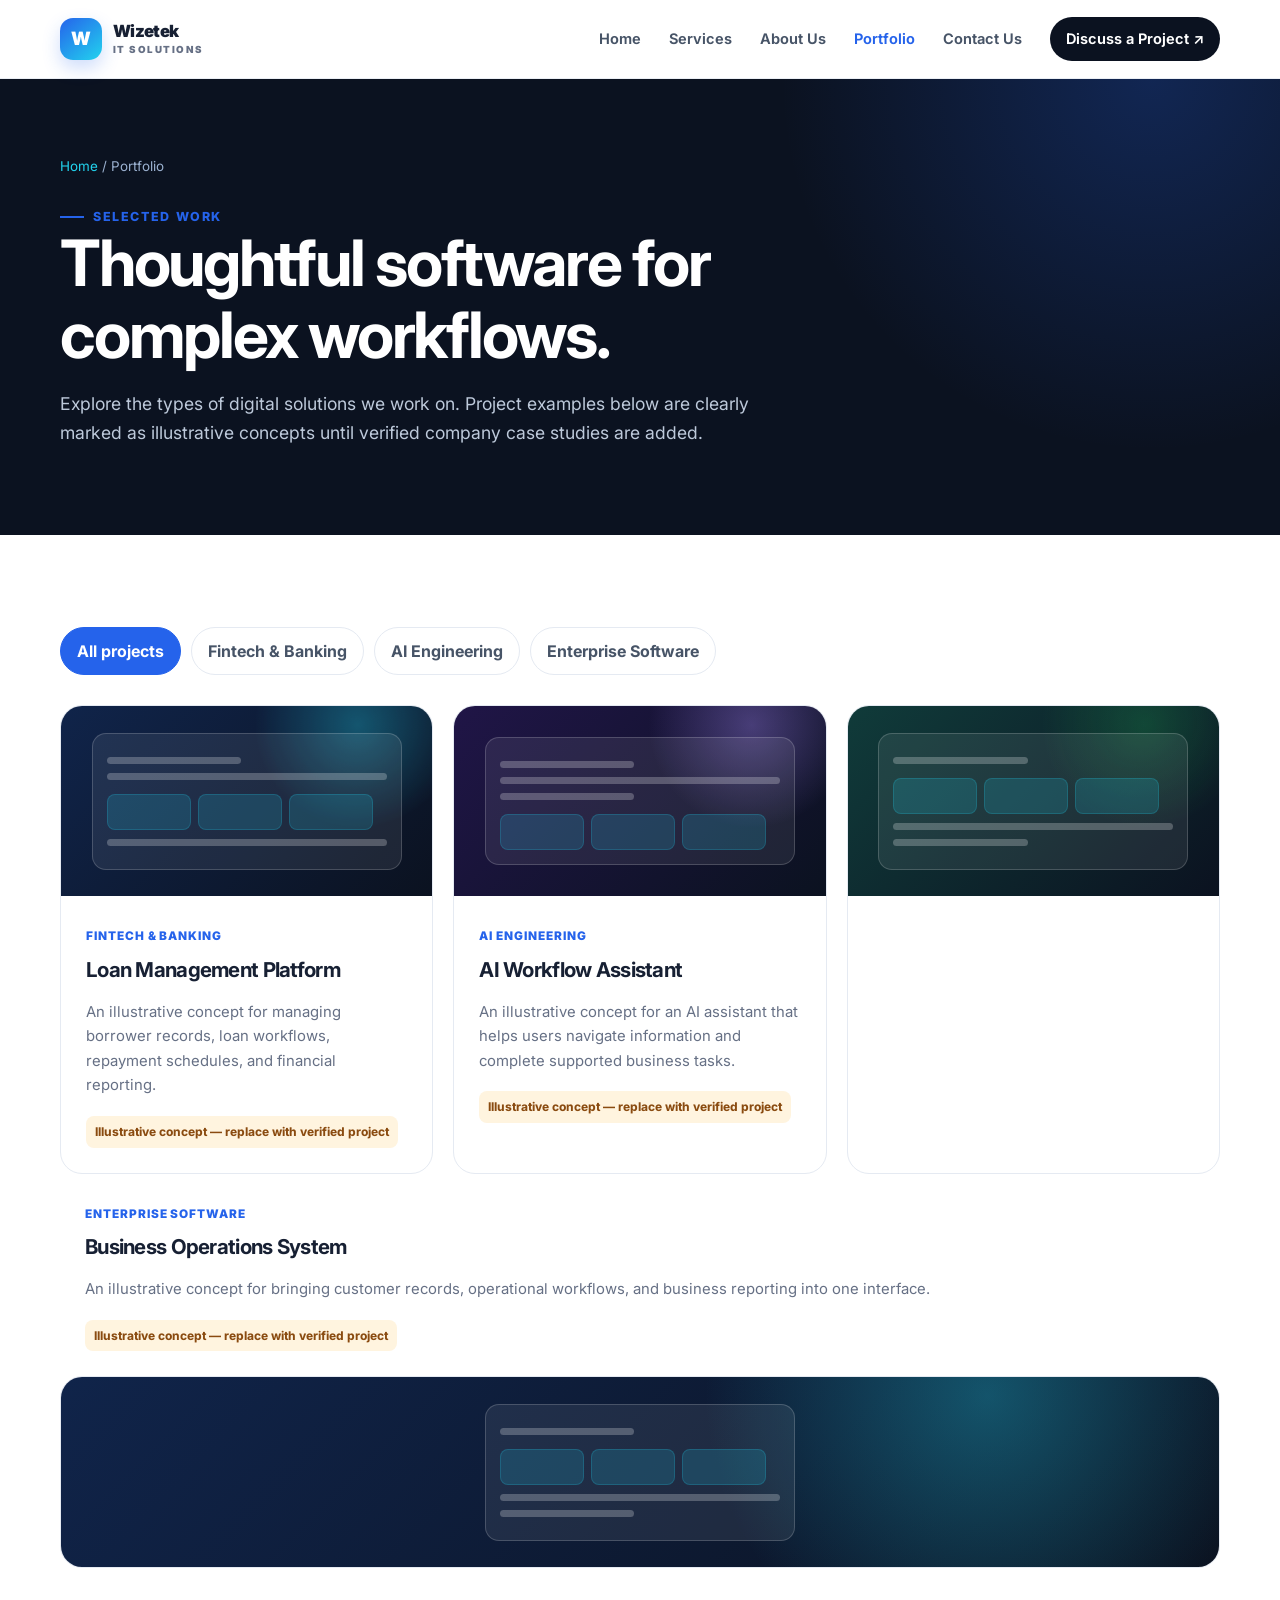
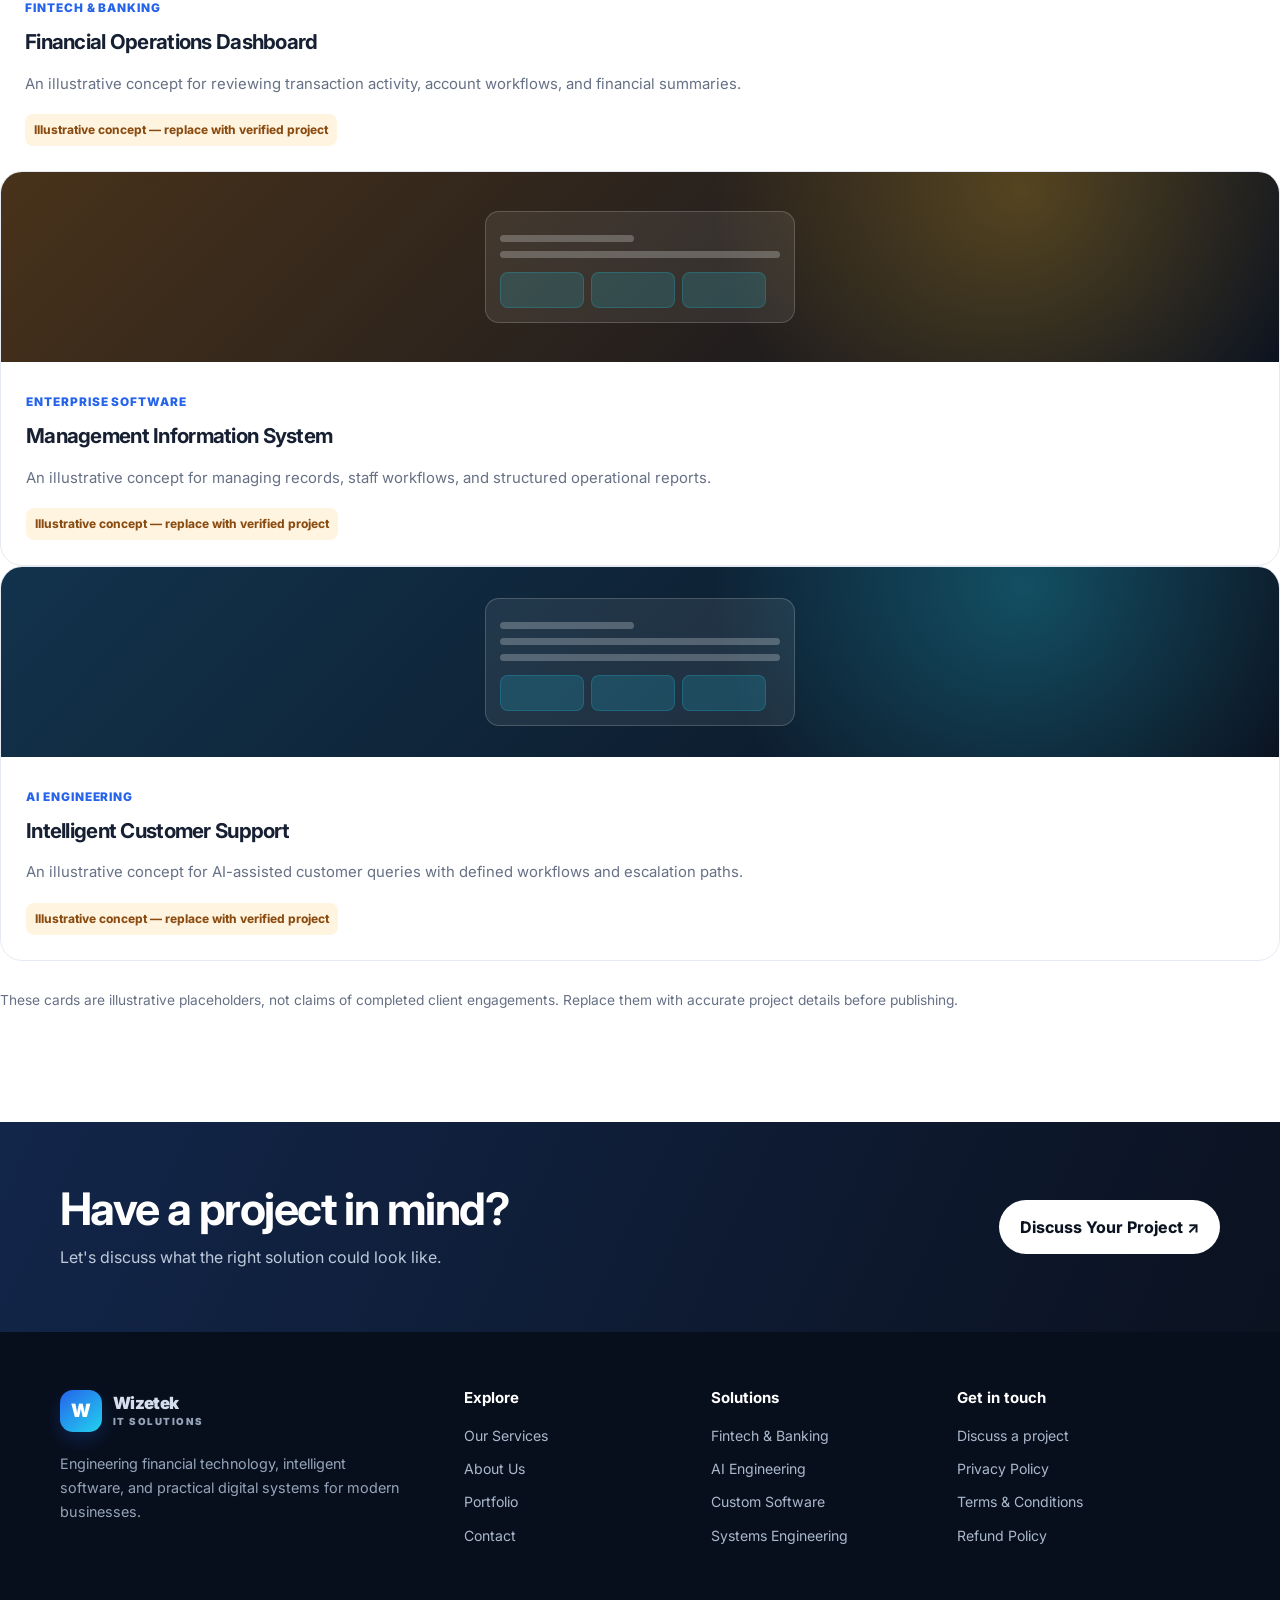
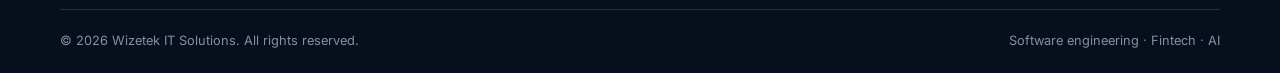
<file: portfolio.html>
<!doctype html>
<html lang="en">
<head>
  <meta charset="utf-8">
  <meta name="viewport" content="width=device-width, initial-scale=1">
  <title>Portfolio | Wizetek IT Solutions</title>
  <meta name="description" content="Explore the kinds of fintech, banking, AI, and enterprise software projects Wizetek IT Solutions can help design and develop.">
  <meta name="theme-color" content="#0b1220">
  <meta property="og:title" content="Portfolio | Wizetek IT Solutions">
  <meta property="og:description" content="Explore the kinds of fintech, banking, AI, and enterprise software projects Wizetek IT Solutions can help design and develop.">
  <meta property="og:type" content="website">
  <link rel="preconnect" href="https://fonts.googleapis.com">
  <link rel="preconnect" href="https://fonts.gstatic.com" crossorigin>
  <link href="https://fonts.googleapis.com/css2?family=Inter:wght@400;500;600;700;800;900&display=swap" rel="stylesheet">
  <link rel="stylesheet" href="css/style.css">
  <link rel="icon" href="assets/favicon.svg" type="image/svg+xml">
</head>
<body>

<header class="site-header">
  <div class="container nav-wrap">
    <a class="brand" href="index.html" aria-label="Wizetek IT Solutions home">
      <span class="brand-mark">W</span>
      <span class="brand-name">Wizetek <small>IT Solutions</small></span>
    </a>
    <button class="menu-toggle" type="button" aria-label="Open navigation menu" aria-expanded="false" aria-controls="primary-navigation">☰</button>
    <nav class="nav-links" id="primary-navigation" aria-label="Primary navigation">
      <a href="index.html" data-page="index.html">Home</a><a href="services.html" data-page="services.html">Services</a><a href="about.html" data-page="about.html">About Us</a><a href="portfolio.html" data-page="portfolio.html" class="active">Portfolio</a><a href="contact.html" data-page="contact.html">Contact Us</a>
      <a class="nav-cta" href="contact.html">Discuss a Project ↗</a>
    </nav>
  </div>
</header>
<main>

<section class="page-hero"><div class="container"><div class="breadcrumb"><a href="index.html">Home</a> / Portfolio</div><span class="eyebrow">Selected work</span><h1>Thoughtful software for complex workflows.</h1><p>Explore the types of digital solutions we work on. Project examples below are clearly marked as illustrative concepts until verified company case studies are added.</p></div></section>
<section class="section"><div class="container">
  <div class="portfolio-toolbar" role="group" aria-label="Filter portfolio projects">
    <button class="filter-btn active" data-filter="all" aria-pressed="true">All projects</button>
    <button class="filter-btn" data-filter="fintech" aria-pressed="false">Fintech & Banking</button>
    <button class="filter-btn" data-filter="ai" aria-pressed="false">AI Engineering</button>
    <button class="filter-btn" data-filter="enterprise" aria-pressed="false">Enterprise Software</button>
  </div>
  <div class="grid grid-3">
    <article class="card project-card reveal" data-category="fintech"><div class="project-art"><div class="mock-window"><div class="mock-line short"></div><div class="mock-line"></div><div class="mock-pills"><i></i><i></i><i></i></div><div class="mock-line"></div></div></div><div class="project-content"><span class="project-tag">Fintech & Banking</span><h3>Loan Management Platform</h3><p>An illustrative concept for managing borrower records, loan workflows, repayment schedules, and financial reporting.</p><span class="placeholder-note">Illustrative concept — replace with verified project</span></div></article>
    <article class="card project-card reveal" data-category="ai"><div class="project-art" style="background:radial-gradient(circle at 80% 10%,rgba(167,139,250,.35),transparent 30%),linear-gradient(135deg,#201547,#0b1220)"><div class="mock-window"><div class="mock-line short"></div><div class="mock-line"></div><div class="mock-line short"></div><div class="mock-pills"><i></i><i></i><i></i></div></div></div><div class="project-content"><span class="project-tag">AI Engineering</span><h3>AI Workflow Assistant</h3><p>An illustrative concept for an AI assistant that helps users navigate information and complete supported business tasks.</p><span class="placeholder-note">Illustrative concept — replace with verified project</span></div></article>
    <article class="card project-card reveal" data-category="enterprise"><div class="project-art" style="background:radial-gradient(circle at 80% 10%,rgba(34,197,94,.22),transparent 30%),linear-gradient(135deg,#103b3a,#0b1220)"><div class="mock-window"><div class="mock-line short"></div><div class="mock-pills"><i></i><i></i><i></i></div><div class="mock-line"></div><div class="mock-line short"></div></div></div></div><div class="project-content"><span class="project-tag">Enterprise Software</span><h3>Business Operations System</h3><p>An illustrative concept for bringing customer records, operational workflows, and business reporting into one interface.</p><span class="placeholder-note">Illustrative concept — replace with verified project</span></div></article>
    <article class="card project-card reveal" data-category="fintech"><div class="project-art"><div class="mock-window"><div class="mock-line short"></div><div class="mock-pills"><i></i><i></i><i></i></div><div class="mock-line"></div><div class="mock-line short"></div></div></div></div><div class="project-content"><span class="project-tag">Fintech & Banking</span><h3>Financial Operations Dashboard</h3><p>An illustrative concept for reviewing transaction activity, account workflows, and financial summaries.</p><span class="placeholder-note">Illustrative concept — replace with verified project</span></div></article>
    <article class="card project-card reveal" data-category="enterprise"><div class="project-art" style="background:radial-gradient(circle at 80% 10%,rgba(251,191,36,.25),transparent 30%),linear-gradient(135deg,#48321a,#0b1220)"><div class="mock-window"><div class="mock-line short"></div><div class="mock-line"></div><div class="mock-pills"><i></i><i></i><i></i></div></div></div></div><div class="project-content"><span class="project-tag">Enterprise Software</span><h3>Management Information System</h3><p>An illustrative concept for managing records, staff workflows, and structured operational reports.</p><span class="placeholder-note">Illustrative concept — replace with verified project</span></div></article>
    <article class="card project-card reveal" data-category="ai"><div class="project-art" style="background:radial-gradient(circle at 80% 10%,rgba(34,211,238,.28),transparent 30%),linear-gradient(135deg,#12334c,#0b1220)"><div class="mock-window"><div class="mock-line short"></div><div class="mock-line"></div><div class="mock-line"></div><div class="mock-pills"><i></i><i></i><i></i></div></div></div></div><div class="project-content"><span class="project-tag">AI Engineering</span><h3>Intelligent Customer Support</h3><p>An illustrative concept for AI-assisted customer queries with defined workflows and escalation paths.</p><span class="placeholder-note">Illustrative concept — replace with verified project</span></div></article>
  </div>
  <p style="margin-top:28px;font-size:.86rem">These cards are illustrative placeholders, not claims of completed client engagements. Replace them with accurate project details before publishing.</p>
</div></section>
<section class="cta-band"><div class="container cta-inner"><div><h2>Have a project in mind?</h2><p>Let's discuss what the right solution could look like.</p></div><a class="btn btn-light" href="contact.html">Discuss Your Project ↗</a></div></section>

</main>

<footer class="site-footer">
  <div class="container">
    <div class="footer-grid">
      <div>
        <a class="brand" href="index.html"><span class="brand-mark">W</span><span class="brand-name">Wizetek <small>IT Solutions</small></span></a>
        <p>Engineering financial technology, intelligent software, and practical digital systems for modern businesses.</p>
      </div>
      <div><h4>Explore</h4><div class="footer-links"><a href="services.html">Our Services</a><a href="about.html">About Us</a><a href="portfolio.html">Portfolio</a><a href="contact.html">Contact</a></div></div>
      <div><h4>Solutions</h4><div class="footer-links"><a href="services.html#fintech">Fintech & Banking</a><a href="services.html#ai">AI Engineering</a><a href="services.html#software">Custom Software</a><a href="services.html#systems">Systems Engineering</a></div></div>
      <div><h4>Get in touch</h4><div class="footer-links"><a href="contact.html">Discuss a project</a><a href="privacy-policy.html">Privacy Policy</a><a href="terms.html">Terms & Conditions</a><a href="refund-policy.html">Refund Policy</a></div><p style="font-size:.8rem"></p></div>
    </div>
    <div class="footer-bottom"><span>© <span data-year></span> Wizetek IT Solutions. All rights reserved.</span><span>Software engineering · Fintech · AI</span></div>
  </div>
</footer>
<script src="js/main.js" defer></script>
</body>
</html>
</file>
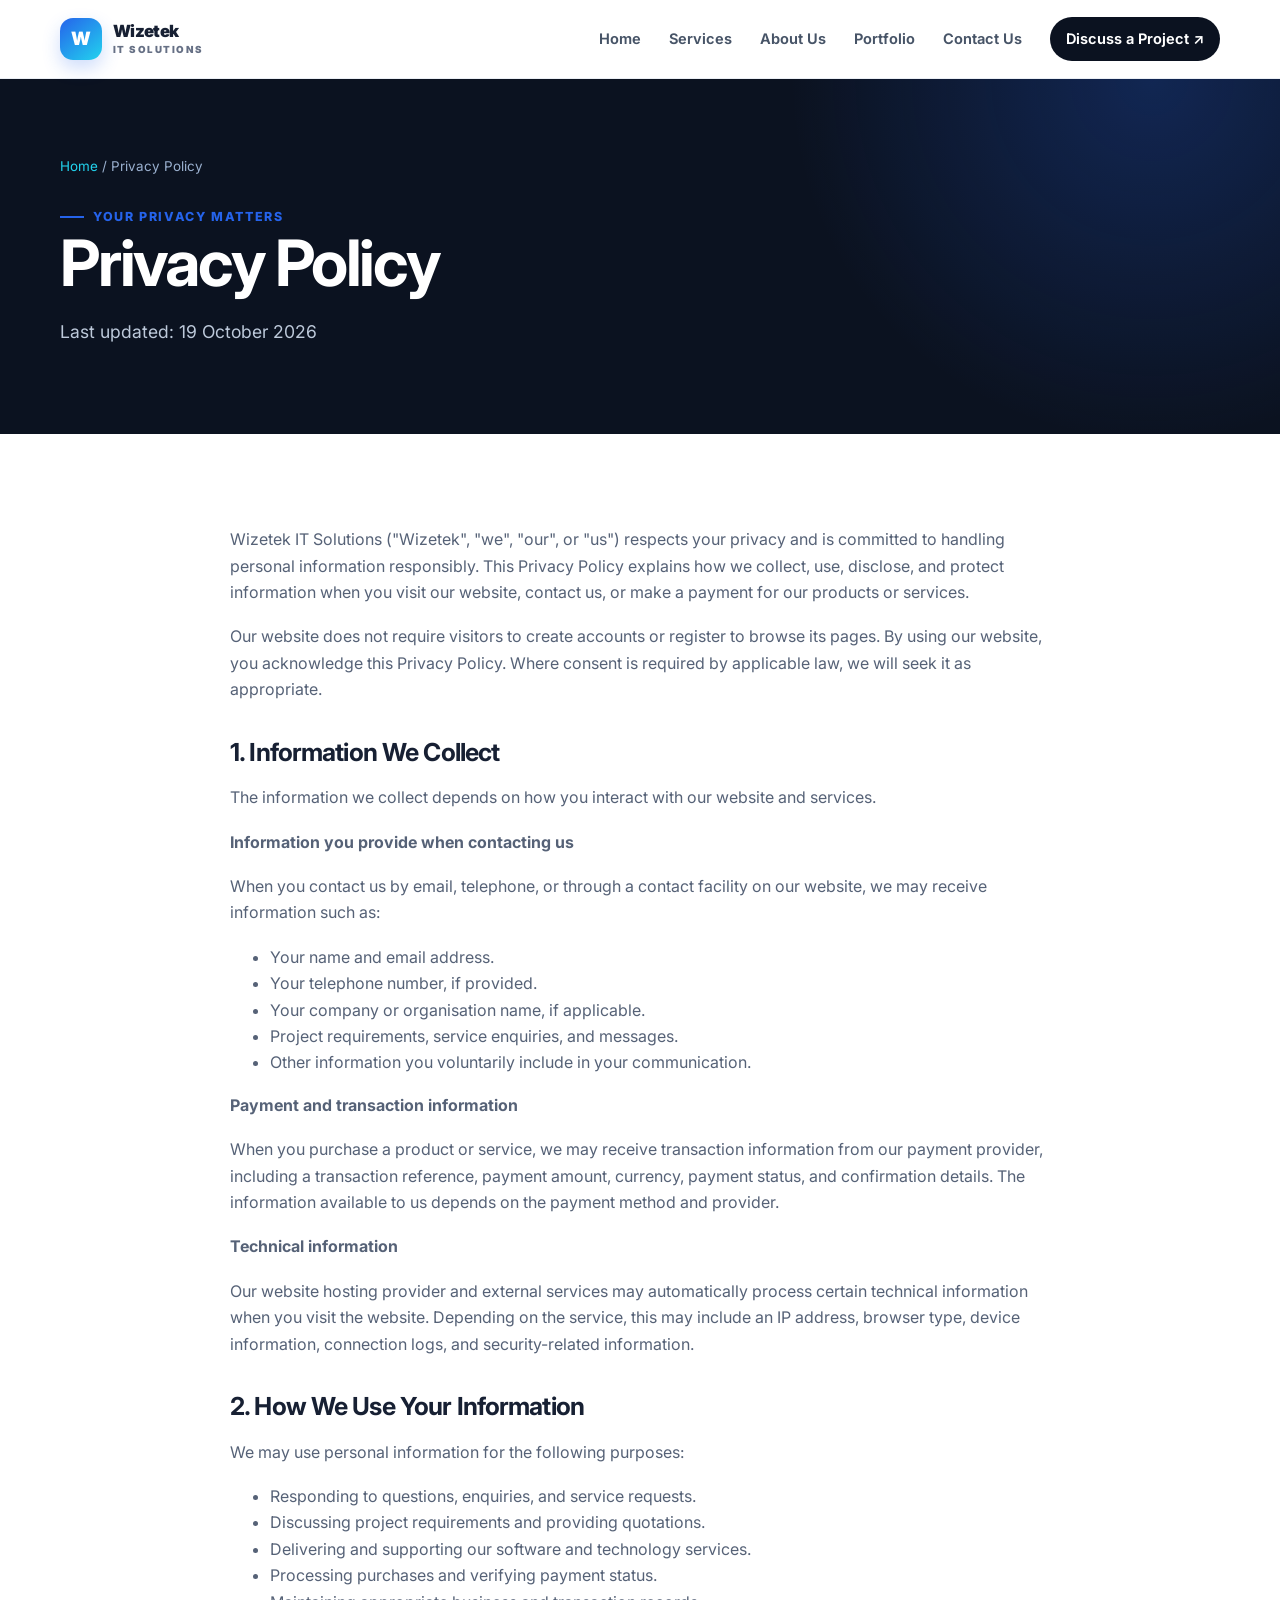
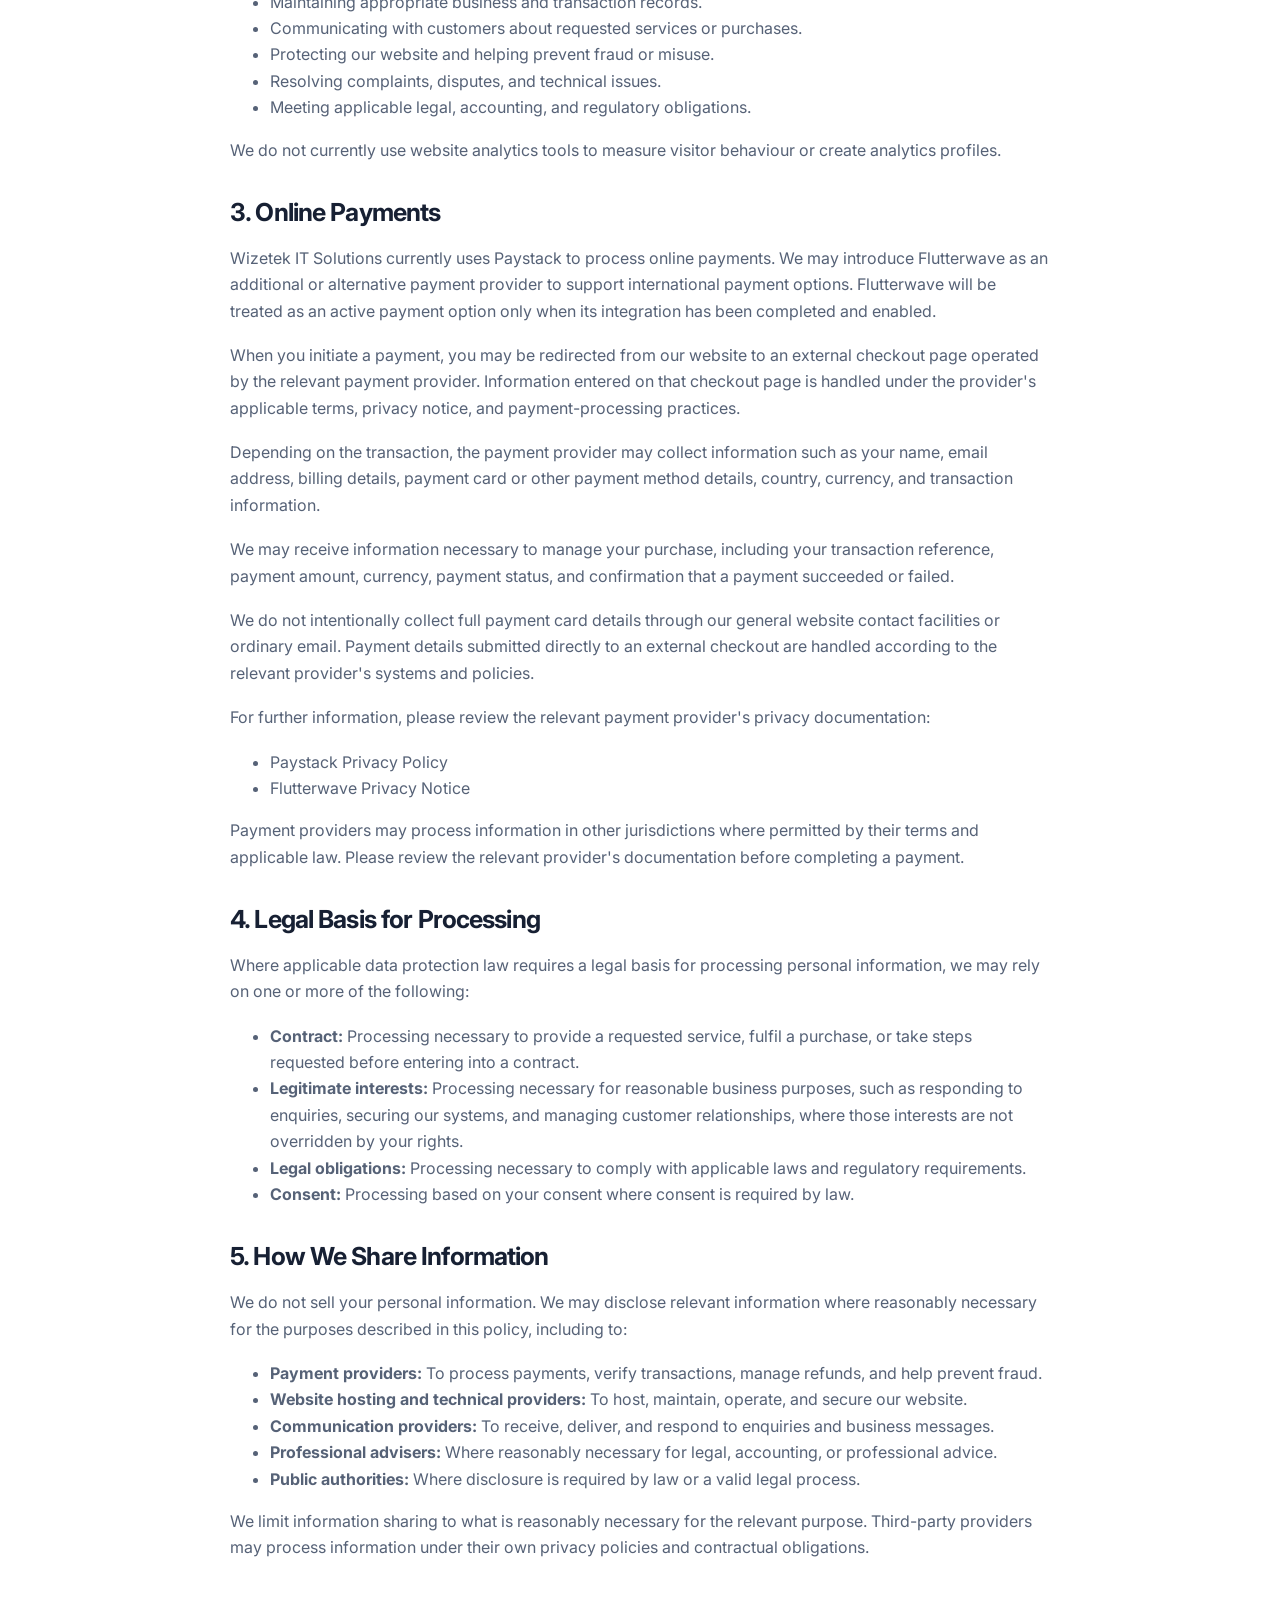
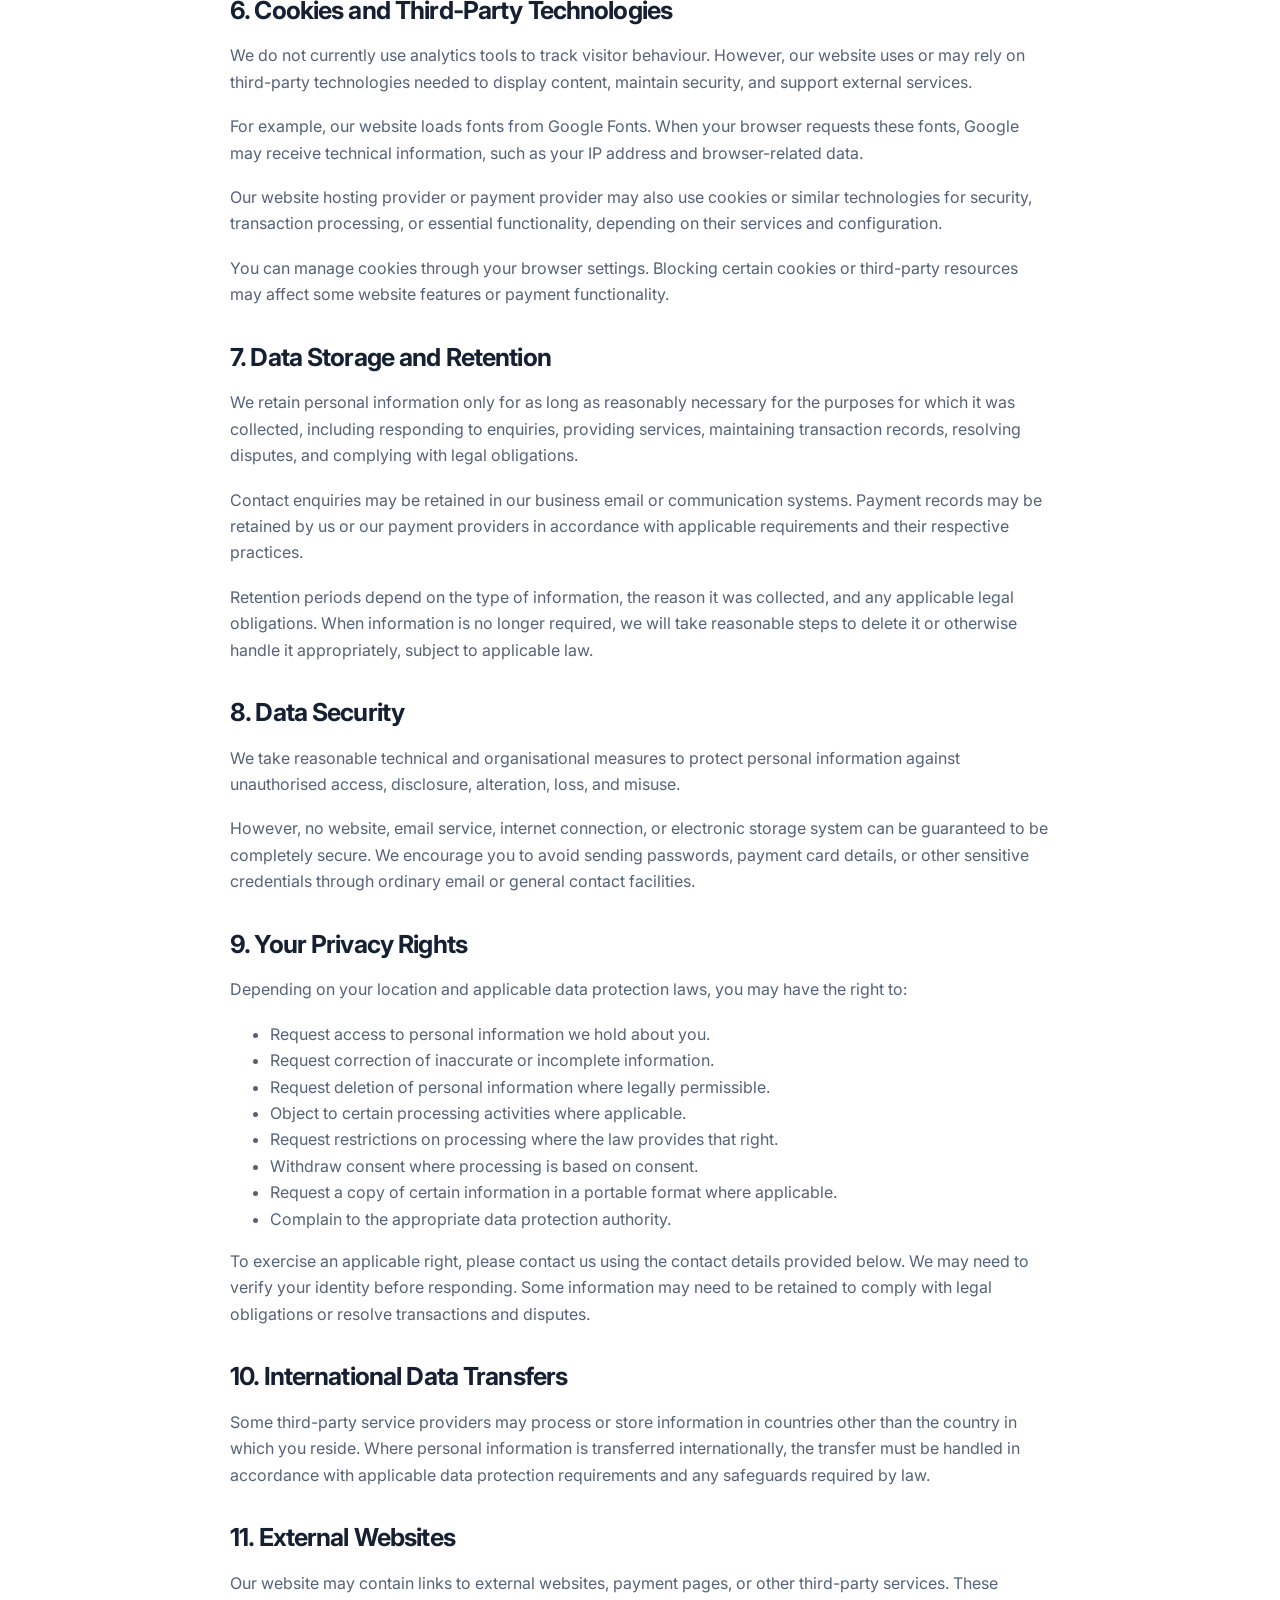
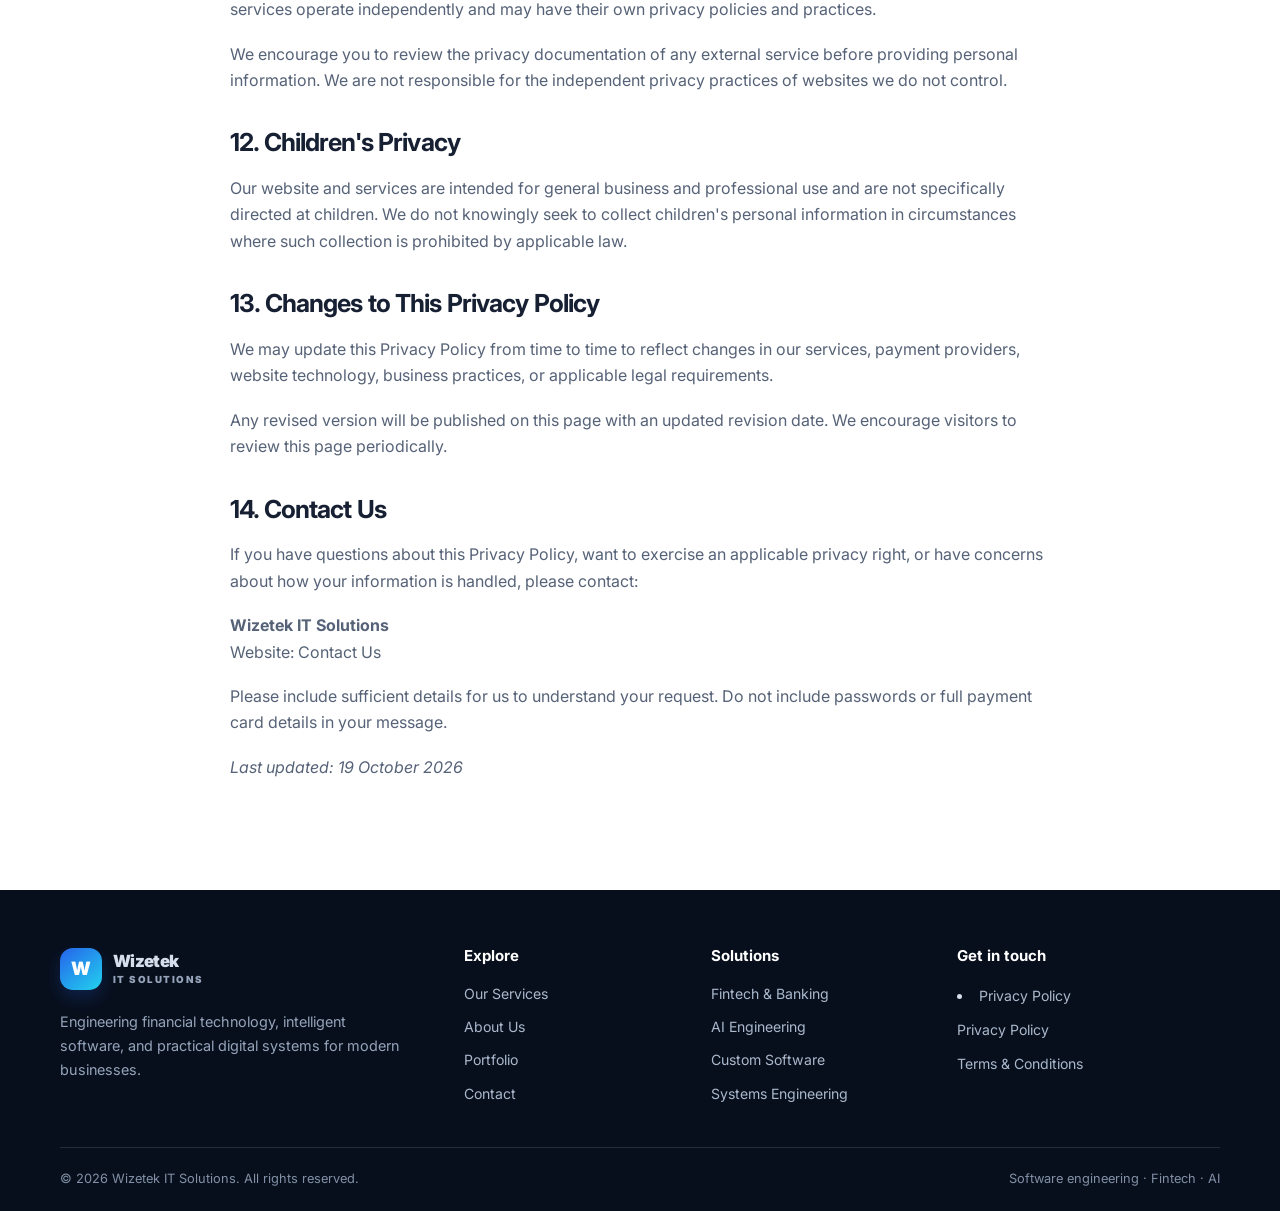
<file: privacy-policy.html>
<!doctype html>
<html lang="en">
<head>
  <meta charset="utf-8">
  <meta name="viewport" content="width=device-width, initial-scale=1">

  <title>Privacy Policy | Wizetek IT Solutions</title>
  <meta name="description" content="Read the Privacy Policy of Wizetek IT Solutions to understand how we handle contact enquiries, personal information, and online payments.">
  <meta name="theme-color" content="#0b1220">

  <meta property="og:title" content="Privacy Policy | Wizetek IT Solutions">
  <meta property="og:description" content="Learn how Wizetek IT Solutions collects, uses, and protects personal information.">
  <meta property="og:type" content="website">

  <link rel="preconnect" href="https://fonts.googleapis.com">
  <link rel="preconnect" href="https://fonts.gstatic.com" crossorigin>
  <link href="https://fonts.googleapis.com/css2?family=Inter:wght@400;500;600;700;800;900&display=swap" rel="stylesheet">

  <link rel="stylesheet" href="css/style.css">
  <link rel="icon" href="assets/favicon.svg" type="image/svg+xml">
</head>

<body>

<header class="site-header">
  <div class="container nav-wrap">

    <a class="brand" href="index.html" aria-label="Wizetek IT Solutions home">
      <span class="brand-mark">W</span>
      <span class="brand-name">Wizetek <small>IT Solutions</small></span>
    </a>

    <button
      class="menu-toggle"
      type="button"
      aria-label="Open navigation menu"
      aria-expanded="false"
      aria-controls="primary-navigation">
      ☰
    </button>

    <nav class="nav-links" id="primary-navigation" aria-label="Primary navigation">
      <a href="index.html" data-page="index.html">Home</a>
      <a href="services.html" data-page="services.html">Services</a>
      <a href="about.html" data-page="about.html">About Us</a>
      <a href="portfolio.html" data-page="portfolio.html">Portfolio</a>
      <a href="contact.html" data-page="contact.html">Contact Us</a>
      <a class="nav-cta" href="contact.html">Discuss a Project ↗</a>
    </nav>

  </div>
</header>

<main>

  <section class="page-hero">
    <div class="container">
      <div class="breadcrumb">
        <a href="index.html">Home</a> / Privacy Policy
      </div>

      <span class="eyebrow">Your privacy matters</span>

      <h1>Privacy Policy</h1>

      <p>Last updated: 19 October 2026</p>
    </div>
  </section>

  <section class="section">
    <div class="container policy-content">

      <p>
        Wizetek IT Solutions ("Wizetek", "we", "our", or "us")
        respects your privacy and is committed to handling personal
        information responsibly. This Privacy Policy explains how we
        collect, use, disclose, and protect information when you visit
        our website, contact us, or make a payment for our products
        or services.
      </p>

      <p>
        Our website does not require visitors to create accounts or
        register to browse its pages. By using our website, you
        acknowledge this Privacy Policy. Where consent is required
        by applicable law, we will seek it as appropriate.
      </p>

      <h2>1. Information We Collect</h2>

      <p>
        The information we collect depends on how you interact with
        our website and services.
      </p>

      <p><strong>Information you provide when contacting us</strong></p>

      <p>
        When you contact us by email, telephone, or through a contact
        facility on our website, we may receive information such as:
      </p>

      <ul>
        <li>Your name and email address.</li>
        <li>Your telephone number, if provided.</li>
        <li>Your company or organisation name, if applicable.</li>
        <li>Project requirements, service enquiries, and messages.</li>
        <li>Other information you voluntarily include in your communication.</li>
      </ul>

      <p><strong>Payment and transaction information</strong></p>

      <p>
        When you purchase a product or service, we may receive
        transaction information from our payment provider, including
        a transaction reference, payment amount, currency, payment
        status, and confirmation details. The information available
        to us depends on the payment method and provider.
      </p>

      <p><strong>Technical information</strong></p>

      <p>
        Our website hosting provider and external services may
        automatically process certain technical information when
        you visit the website. Depending on the service, this may
        include an IP address, browser type, device information,
        connection logs, and security-related information.
      </p>

      <h2>2. How We Use Your Information</h2>

      <p>We may use personal information for the following purposes:</p>

      <ul>
        <li>Responding to questions, enquiries, and service requests.</li>
        <li>Discussing project requirements and providing quotations.</li>
        <li>Delivering and supporting our software and technology services.</li>
        <li>Processing purchases and verifying payment status.</li>
        <li>Maintaining appropriate business and transaction records.</li>
        <li>Communicating with customers about requested services or purchases.</li>
        <li>Protecting our website and helping prevent fraud or misuse.</li>
        <li>Resolving complaints, disputes, and technical issues.</li>
        <li>Meeting applicable legal, accounting, and regulatory obligations.</li>
      </ul>

      <p>
        We do not currently use website analytics tools to measure
        visitor behaviour or create analytics profiles.
      </p>

      <h2>3. Online Payments</h2>

      <p>
        Wizetek IT Solutions currently uses Paystack to process
        online payments. We may introduce Flutterwave as an
        additional or alternative payment provider to support
        international payment options. Flutterwave will be treated
        as an active payment option only when its integration has
        been completed and enabled.
      </p>

      <p>
        When you initiate a payment, you may be redirected from
        our website to an external checkout page operated by the
        relevant payment provider. Information entered on that
        checkout page is handled under the provider's applicable
        terms, privacy notice, and payment-processing practices.
      </p>

      <p>
        Depending on the transaction, the payment provider may
        collect information such as your name, email address,
        billing details, payment card or other payment method
        details, country, currency, and transaction information.
      </p>

      <p>
        We may receive information necessary to manage your
        purchase, including your transaction reference, payment
        amount, currency, payment status, and confirmation that
        a payment succeeded or failed.
      </p>

      <p>
        We do not intentionally collect full payment card details
        through our general website contact facilities or ordinary
        email. Payment details submitted directly to an external
        checkout are handled according to the relevant provider's
        systems and policies.
      </p>

      <p>
        For further information, please review the relevant
        payment provider's privacy documentation:
      </p>

      <ul>
        <li>
          <a href="https://paystack.com/privacy"
             target="_blank"
             rel="noopener noreferrer">
            Paystack Privacy Policy
          </a>
        </li>
        <li>
          <a href="https://flutterwave.com/ng/privacy-notice"
             target="_blank"
             rel="noopener noreferrer">
            Flutterwave Privacy Notice
          </a>
        </li>
      </ul>

      <p>
        Payment providers may process information in other
        jurisdictions where permitted by their terms and
        applicable law. Please review the relevant provider's
        documentation before completing a payment.
      </p>

      <h2>4. Legal Basis for Processing</h2>

      <p>
        Where applicable data protection law requires a legal
        basis for processing personal information, we may rely
        on one or more of the following:
      </p>

      <ul>
        <li>
          <strong>Contract:</strong> Processing necessary to provide
          a requested service, fulfil a purchase, or take steps
          requested before entering into a contract.
        </li>
        <li>
          <strong>Legitimate interests:</strong> Processing necessary
          for reasonable business purposes, such as responding to
          enquiries, securing our systems, and managing customer
          relationships, where those interests are not overridden
          by your rights.
        </li>
        <li>
          <strong>Legal obligations:</strong> Processing necessary
          to comply with applicable laws and regulatory requirements.
        </li>
        <li>
          <strong>Consent:</strong> Processing based on your consent
          where consent is required by law.
        </li>
      </ul>

      <h2>5. How We Share Information</h2>

      <p>
        We do not sell your personal information. We may disclose
        relevant information where reasonably necessary for the
        purposes described in this policy, including to:
      </p>

      <ul>
        <li>
          <strong>Payment providers:</strong> To process payments,
          verify transactions, manage refunds, and help prevent fraud.
        </li>
        <li>
          <strong>Website hosting and technical providers:</strong>
          To host, maintain, operate, and secure our website.
        </li>
        <li>
          <strong>Communication providers:</strong> To receive,
          deliver, and respond to enquiries and business messages.
        </li>
        <li>
          <strong>Professional advisers:</strong> Where reasonably
          necessary for legal, accounting, or professional advice.
        </li>
        <li>
          <strong>Public authorities:</strong> Where disclosure is
          required by law or a valid legal process.
        </li>
      </ul>

      <p>
        We limit information sharing to what is reasonably
        necessary for the relevant purpose. Third-party providers
        may process information under their own privacy policies
        and contractual obligations.
      </p>

      <h2>6. Cookies and Third-Party Technologies</h2>

      <p>
        We do not currently use analytics tools to track visitor
        behaviour. However, our website uses or may rely on
        third-party technologies needed to display content,
        maintain security, and support external services.
      </p>

      <p>
        For example, our website loads fonts from Google Fonts.
        When your browser requests these fonts, Google may receive
        technical information, such as your IP address and
        browser-related data.
      </p>

      <p>
        Our website hosting provider or payment provider may also
        use cookies or similar technologies for security,
        transaction processing, or essential functionality,
        depending on their services and configuration.
      </p>

      <p>
        You can manage cookies through your browser settings.
        Blocking certain cookies or third-party resources may
        affect some website features or payment functionality.
      </p>

      <h2>7. Data Storage and Retention</h2>

      <p>
        We retain personal information only for as long as
        reasonably necessary for the purposes for which it
        was collected, including responding to enquiries,
        providing services, maintaining transaction records,
        resolving disputes, and complying with legal obligations.
      </p>

      <p>
        Contact enquiries may be retained in our business email
        or communication systems. Payment records may be retained
        by us or our payment providers in accordance with
        applicable requirements and their respective practices.
      </p>

      <p>
        Retention periods depend on the type of information,
        the reason it was collected, and any applicable legal
        obligations. When information is no longer required,
        we will take reasonable steps to delete it or otherwise
        handle it appropriately, subject to applicable law.
      </p>

      <h2>8. Data Security</h2>

      <p>
        We take reasonable technical and organisational measures
        to protect personal information against unauthorised
        access, disclosure, alteration, loss, and misuse.
      </p>

      <p>
        However, no website, email service, internet connection,
        or electronic storage system can be guaranteed to be
        completely secure. We encourage you to avoid sending
        passwords, payment card details, or other sensitive
        credentials through ordinary email or general contact
        facilities.
      </p>

      <h2>9. Your Privacy Rights</h2>

      <p>
        Depending on your location and applicable data protection
        laws, you may have the right to:
      </p>

      <ul>
        <li>Request access to personal information we hold about you.</li>
        <li>Request correction of inaccurate or incomplete information.</li>
        <li>Request deletion of personal information where legally permissible.</li>
        <li>Object to certain processing activities where applicable.</li>
        <li>Request restrictions on processing where the law provides that right.</li>
        <li>Withdraw consent where processing is based on consent.</li>
        <li>Request a copy of certain information in a portable format where applicable.</li>
        <li>Complain to the appropriate data protection authority.</li>
      </ul>

      <p>
        To exercise an applicable right, please contact us using
        the contact details provided below. We may need to verify
        your identity before responding. Some information may need
        to be retained to comply with legal obligations or resolve
        transactions and disputes.
      </p>

      <h2>10. International Data Transfers</h2>

      <p>
        Some third-party service providers may process or store
        information in countries other than the country in which
        you reside. Where personal information is transferred
        internationally, the transfer must be handled in
        accordance with applicable data protection requirements
        and any safeguards required by law.
      </p>

      <h2>11. External Websites</h2>

      <p>
        Our website may contain links to external websites,
        payment pages, or other third-party services. These
        services operate independently and may have their own
        privacy policies and practices.
      </p>

      <p>
        We encourage you to review the privacy documentation
        of any external service before providing personal
        information. We are not responsible for the independent
        privacy practices of websites we do not control.
      </p>

      <h2>12. Children's Privacy</h2>

      <p>
        Our website and services are intended for general
        business and professional use and are not specifically
        directed at children. We do not knowingly seek to collect
        children's personal information in circumstances where
        such collection is prohibited by applicable law.
      </p>

      <h2>13. Changes to This Privacy Policy</h2>

      <p>
        We may update this Privacy Policy from time to time
        to reflect changes in our services, payment providers,
        website technology, business practices, or applicable
        legal requirements.
      </p>

      <p>
        Any revised version will be published on this page
        with an updated revision date. We encourage visitors
        to review this page periodically.
      </p>

      <h2>14. Contact Us</h2>

      <p>
        If you have questions about this Privacy Policy, want
        to exercise an applicable privacy right, or have
        concerns about how your information is handled,
        please contact:
      </p>

      <p>
        <strong>Wizetek IT Solutions</strong><br>
        Website: <a href="contact.html">Contact Us</a>
      </p>

      <p>
        Please include sufficient details for us to understand
        your request. Do not include passwords or full payment
        card details in your message.
      </p>

      <p>
        <em>Last updated: 19 October 2026</em>
      </p>

    </div>
  </section>

</main>

<footer class="site-footer">
  <div class="container">

    <div class="footer-grid">

      <div>
        <a class="brand" href="index.html">
          <span class="brand-mark">W</span>
          <span class="brand-name">Wizetek <small>IT Solutions</small></span>
        </a>

        <p>
          Engineering financial technology, intelligent software,
          and practical digital systems for modern businesses.
        </p>
      </div>

      <div>
        <h4>Explore</h4>
        <div class="footer-links">
          <a href="services.html">Our Services</a>
          <a href="about.html">About Us</a>
          <a href="portfolio.html">Portfolio</a>
          <a href="contact.html">Contact</a>
        </div>
      </div>

      <div>
        <h4>Solutions</h4>
        <div class="footer-links">
          <a href="services.html#fintech">Fintech &amp; Banking</a>
          <a href="services.html#ai">AI Engineering</a>
          <a href="services.html#software">Custom Software</a>
          <a href="services.html#systems">Systems Engineering</a>
        </div>
      </div>

      <div>
        <h4>Get in touch</h4>
        <div class="footer-links">
          <li><a href="privacy-policy.html">Privacy Policy</a></li>
          <a href="privacy-policy.html">Privacy Policy</a>
          <a href="terms.html">Terms &amp; Conditions</a>
        </div>
      </div>

    </div>

    <div class="footer-bottom">
      <span>
        © <span data-year></span> Wizetek IT Solutions. All rights reserved.
      </span>
      <span>Software engineering · Fintech · AI</span>
    </div>

  </div>
</footer>

<script src="js/main.js" defer></script>

</body>
</html>
</file>
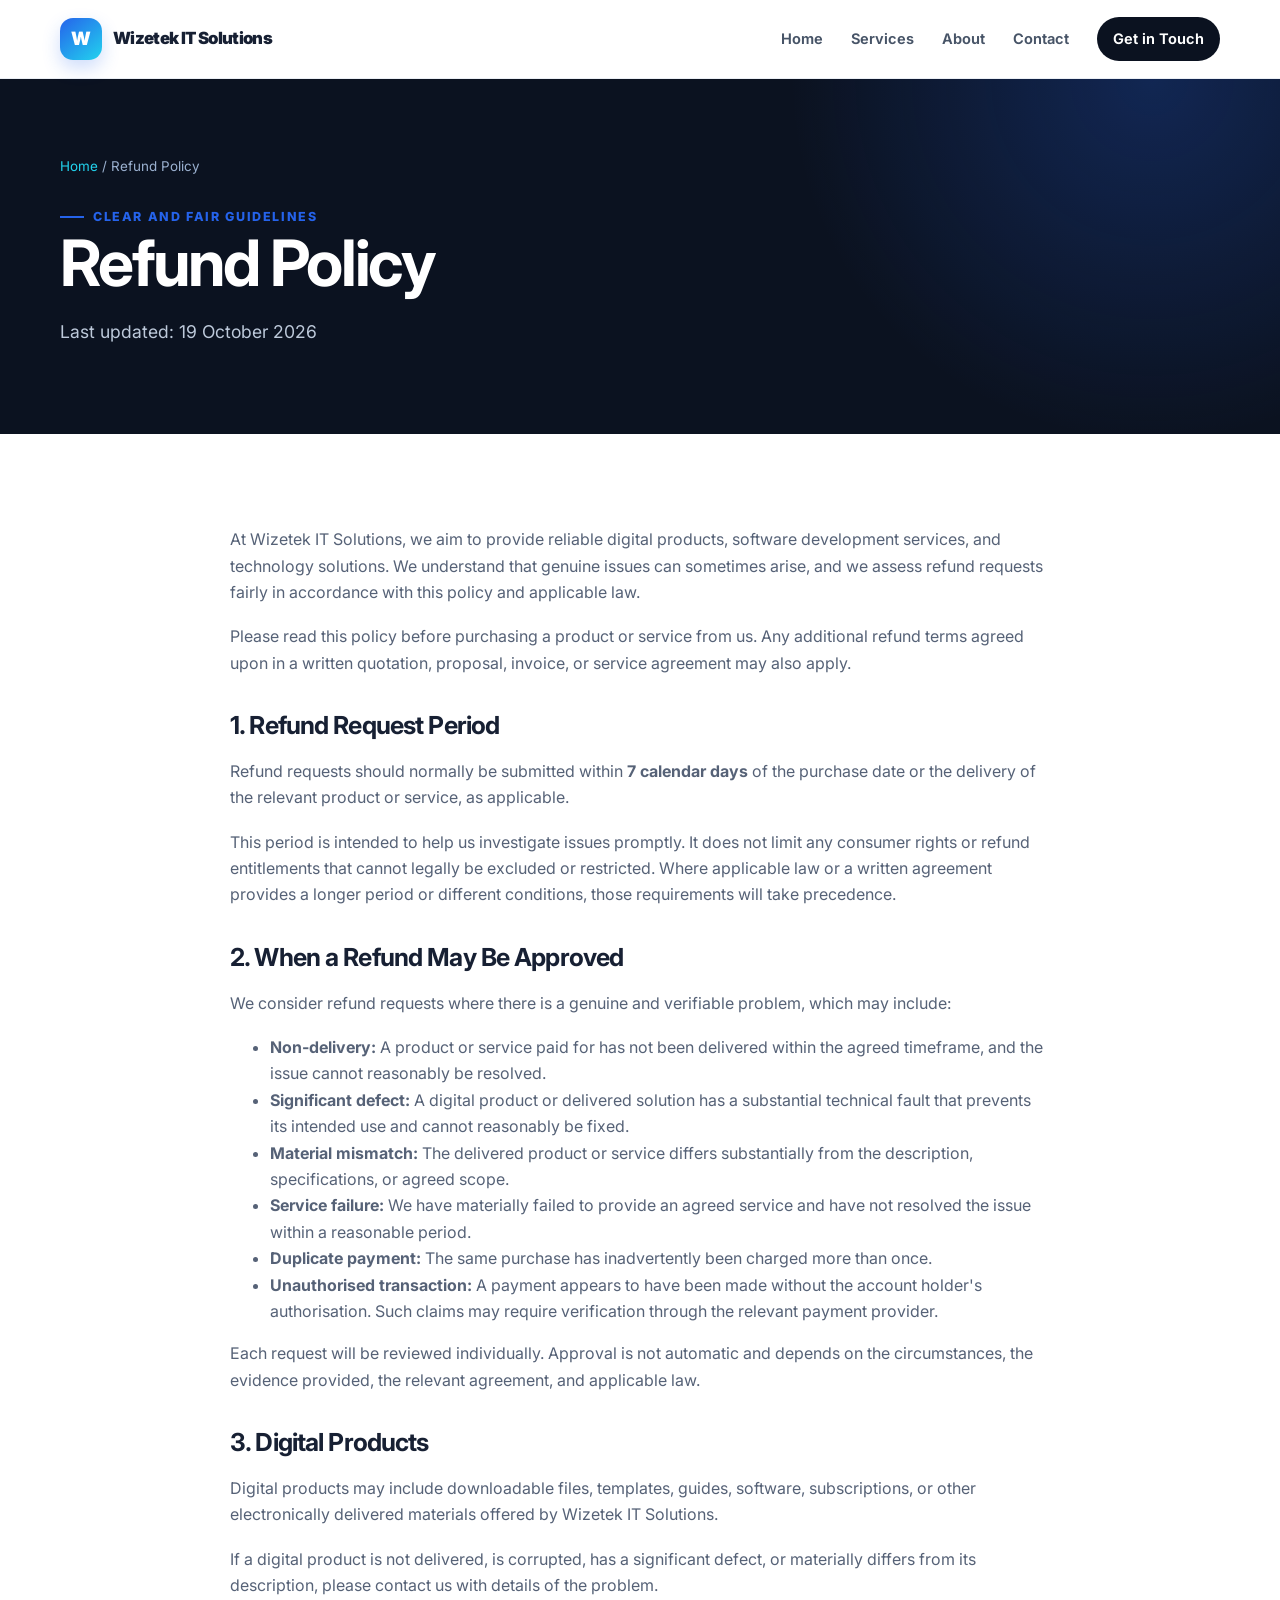
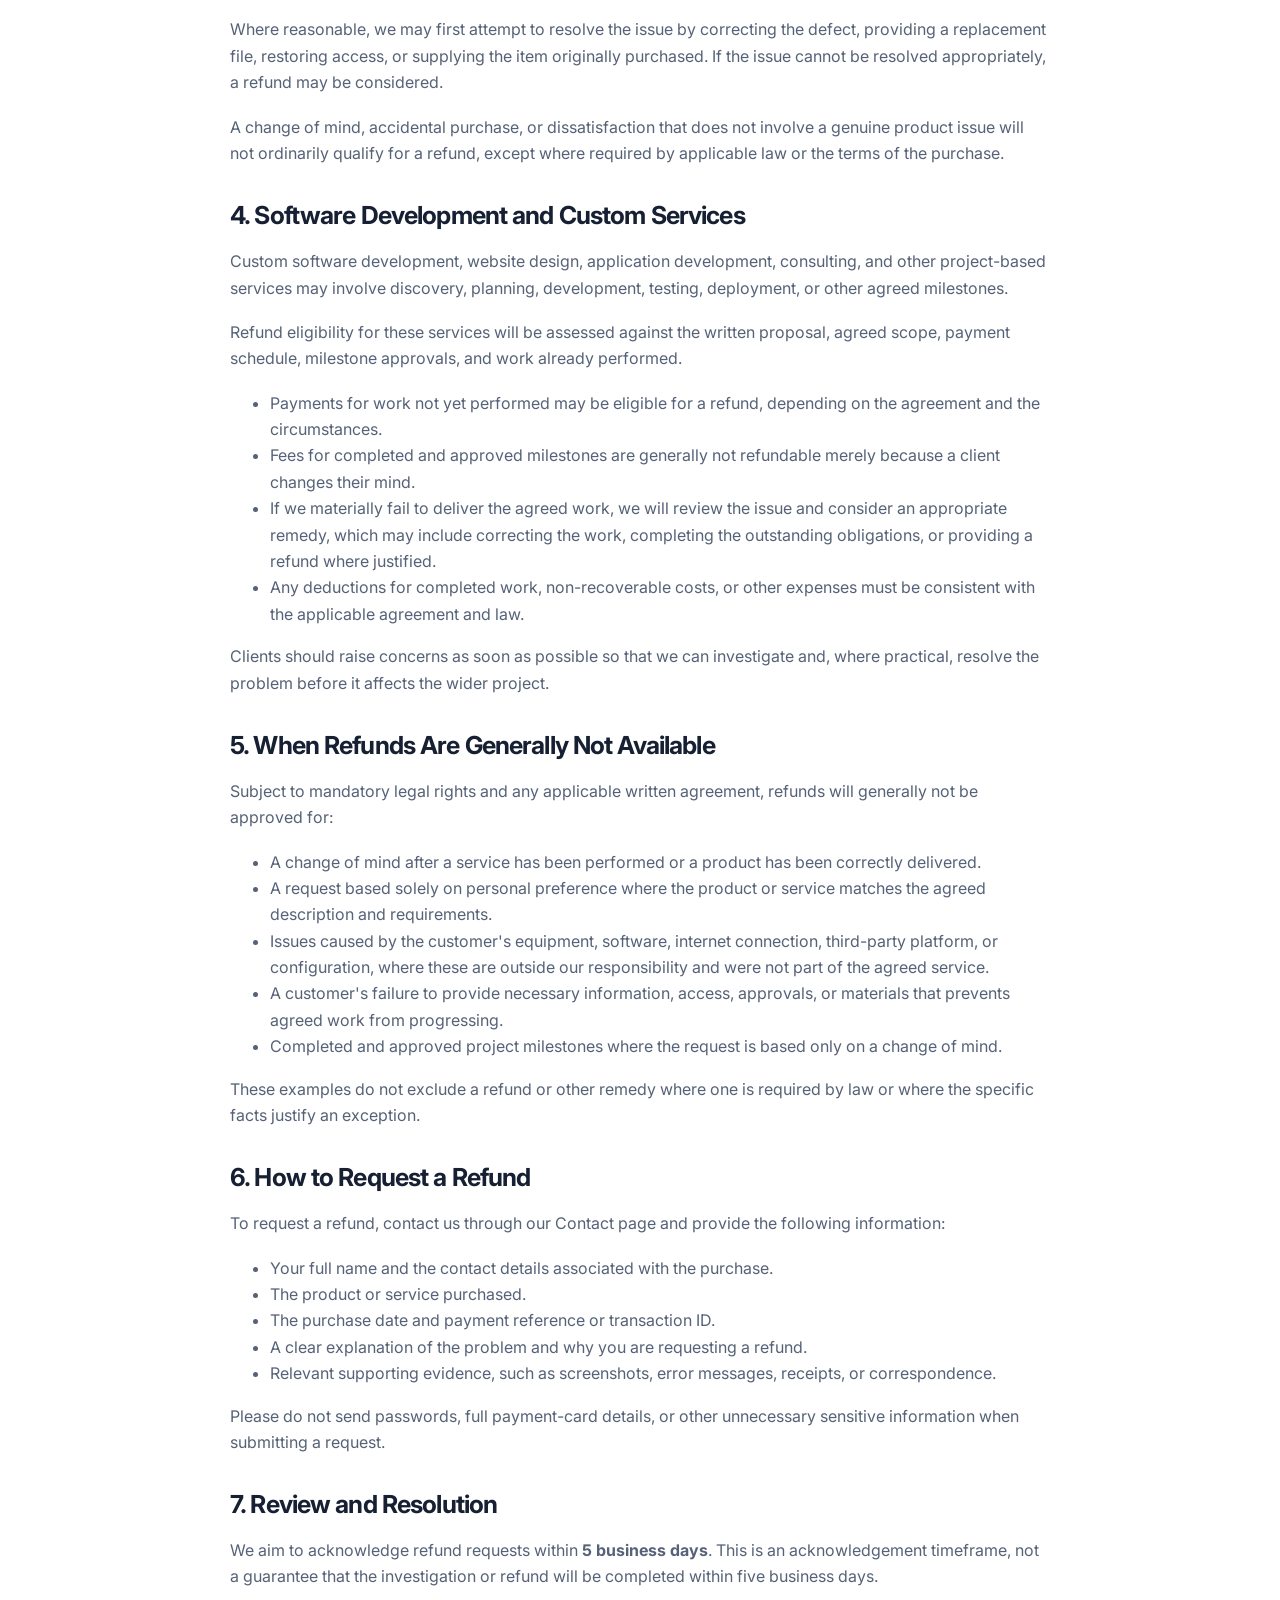
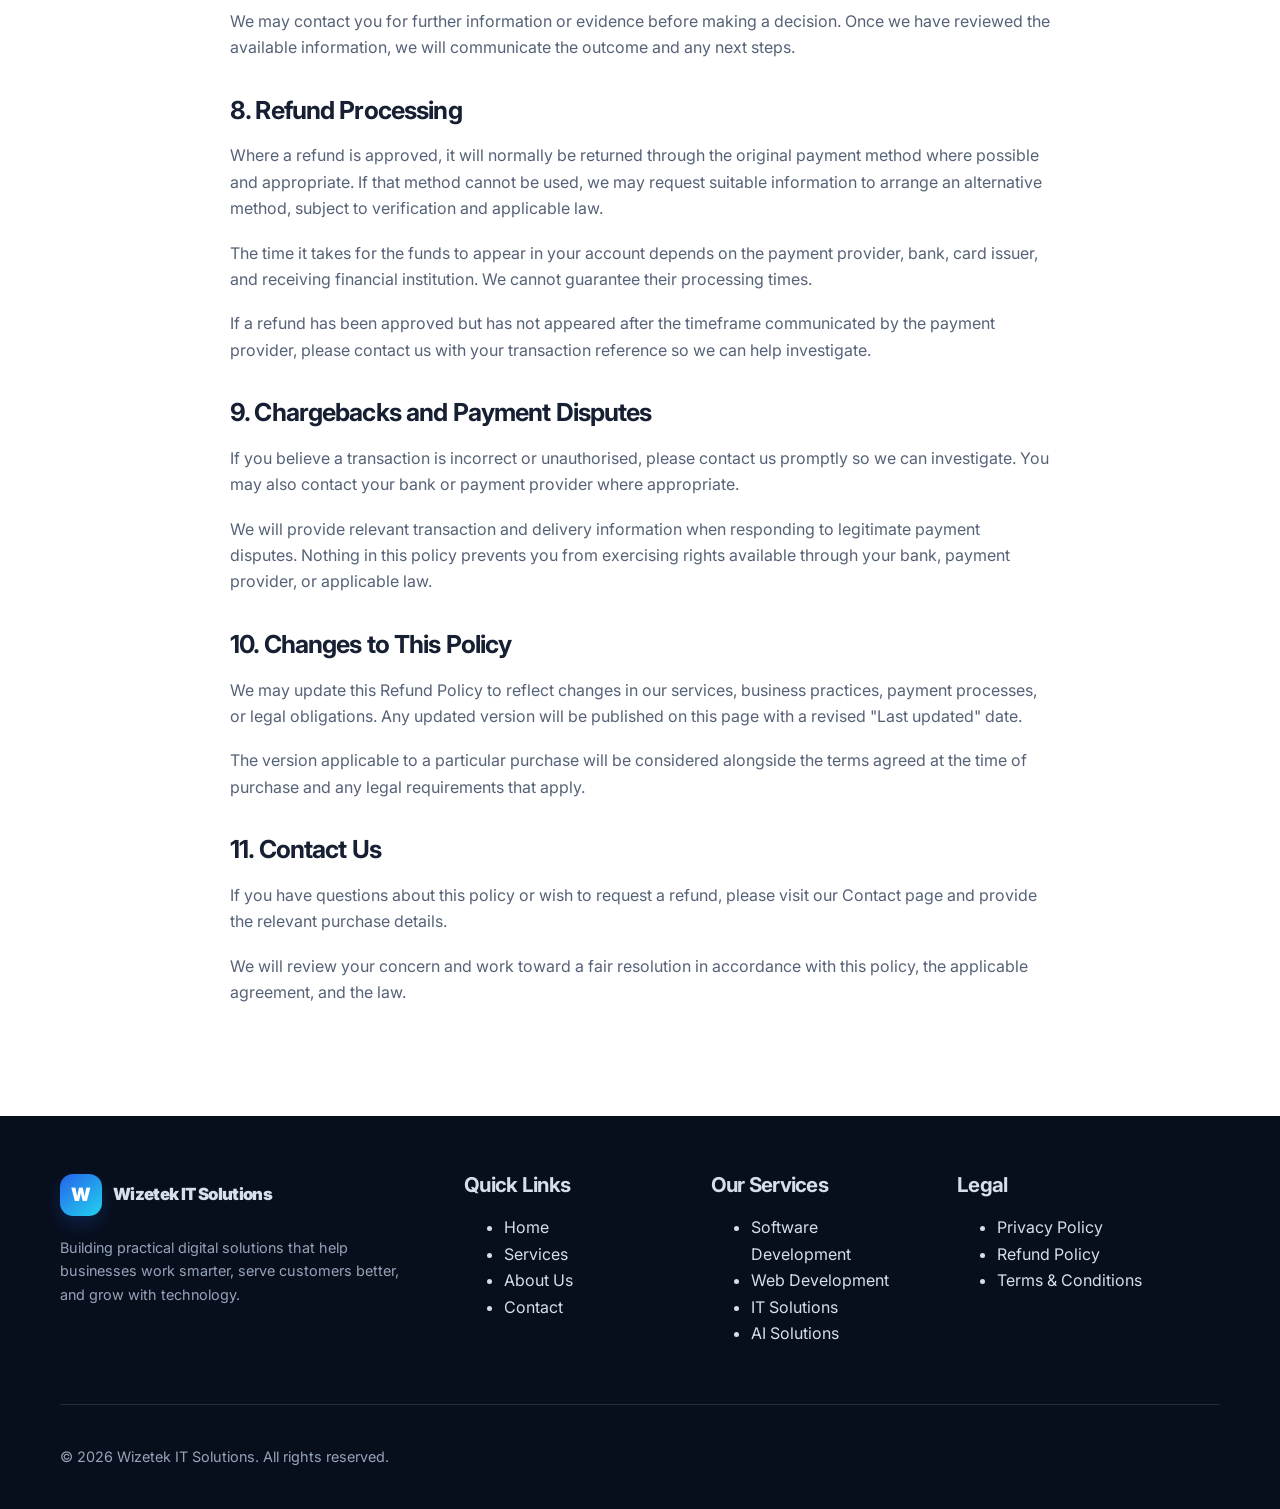
<file: refund-policy.html>
<!DOCTYPE html>
<html lang="en">
<head>
  <meta charset="UTF-8">
  <meta name="viewport" content="width=device-width, initial-scale=1.0">
  <meta name="theme-color" content="#0b1220">

  <title>Refund Policy | Wizetek IT Solutions</title>
  <meta
    name="description"
    content="Read the Wizetek IT Solutions Refund Policy, including eligibility, refund requests, digital products, and software development services."
  >

  <meta property="og:title" content="Refund Policy | Wizetek IT Solutions">
  <meta
    property="og:description"
    content="Understand our refund eligibility and how to request a refund from Wizetek IT Solutions."
  >
  <meta property="og:type" content="website">

  <link rel="icon" href="assets/favicon.svg" type="image/svg+xml">
  <link rel="preconnect" href="https://fonts.googleapis.com">
  <link rel="preconnect" href="https://fonts.gstatic.com" crossorigin>
  <link
    href="https://fonts.googleapis.com/css2?family=Inter:wght@400;500;600;700;800&display=swap"
    rel="stylesheet"
  >
  <link rel="stylesheet" href="css/style.css">

  <script src="js/main.js" defer></script>
</head>

<body>

  <!-- Header: keep consistent with the other website pages -->
  <header class="site-header">
    <div class="container nav-wrap">
      <a href="index.html" class="brand" aria-label="Wizetek IT Solutions home">
        <span class="brand-mark">W</span>
        <span class="brand-name">Wizetek IT Solutions</span>
      </a>

      <button
        class="menu-toggle"
        type="button"
        aria-label="Toggle navigation"
        aria-expanded="false"
      >
        <span></span>
        <span></span>
        <span></span>
      </button>

      <nav class="nav-links" aria-label="Main navigation">
        <a href="index.html">Home</a>
        <a href="index.html#services">Services</a>
        <a href="index.html#about">About</a>
        <a href="contact.html">Contact</a>
        <a href="contact.html" class="nav-cta">Get in Touch</a>
      </nav>
    </div>
  </header>

  <main>
    <!-- Page heading: same structure as privacy-policy.html -->
    <section class="page-hero">
      <div class="container">
        <div class="breadcrumb">
          <a href="index.html">Home</a> / Refund Policy
        </div>

        <span class="eyebrow">Clear and fair guidelines</span>

        <h1>Refund Policy</h1>

        <p>Last updated: 19 October 2026</p>
      </div>
    </section>

    <!-- Policy content: same container and structure as privacy-policy.html -->
    <section class="section">
      <div class="container policy-content">

        <p>
          At Wizetek IT Solutions, we aim to provide reliable digital products,
          software development services, and technology solutions. We understand
          that genuine issues can sometimes arise, and we assess refund requests
          fairly in accordance with this policy and applicable law.
        </p>

        <p>
          Please read this policy before purchasing a product or service from us.
          Any additional refund terms agreed upon in a written quotation,
          proposal, invoice, or service agreement may also apply.
        </p>

        <h2>1. Refund Request Period</h2>

        <p>
          Refund requests should normally be submitted within
          <strong>7 calendar days</strong> of the purchase date or the delivery
          of the relevant product or service, as applicable.
        </p>

        <p>
          This period is intended to help us investigate issues promptly. It
          does not limit any consumer rights or refund entitlements that cannot
          legally be excluded or restricted. Where applicable law or a written
          agreement provides a longer period or different conditions, those
          requirements will take precedence.
        </p>

        <h2>2. When a Refund May Be Approved</h2>

        <p>
          We consider refund requests where there is a genuine and verifiable
          problem, which may include:
        </p>

        <ul>
          <li>
            <strong>Non-delivery:</strong> A product or service paid for has not
            been delivered within the agreed timeframe, and the issue cannot
            reasonably be resolved.
          </li>
          <li>
            <strong>Significant defect:</strong> A digital product or delivered
            solution has a substantial technical fault that prevents its
            intended use and cannot reasonably be fixed.
          </li>
          <li>
            <strong>Material mismatch:</strong> The delivered product or service
            differs substantially from the description, specifications, or
            agreed scope.
          </li>
          <li>
            <strong>Service failure:</strong> We have materially failed to
            provide an agreed service and have not resolved the issue within a
            reasonable period.
          </li>
          <li>
            <strong>Duplicate payment:</strong> The same purchase has
            inadvertently been charged more than once.
          </li>
          <li>
            <strong>Unauthorised transaction:</strong> A payment appears to
            have been made without the account holder's authorisation. Such
            claims may require verification through the relevant payment
            provider.
          </li>
        </ul>

        <p>
          Each request will be reviewed individually. Approval is not automatic
          and depends on the circumstances, the evidence provided, the relevant
          agreement, and applicable law.
        </p>

        <h2>3. Digital Products</h2>

        <p>
          Digital products may include downloadable files, templates, guides,
          software, subscriptions, or other electronically delivered materials
          offered by Wizetek IT Solutions.
        </p>

        <p>
          If a digital product is not delivered, is corrupted, has a significant
          defect, or materially differs from its description, please contact us
          with details of the problem.
        </p>

        <p>
          Where reasonable, we may first attempt to resolve the issue by
          correcting the defect, providing a replacement file, restoring access,
          or supplying the item originally purchased. If the issue cannot be
          resolved appropriately, a refund may be considered.
        </p>

        <p>
          A change of mind, accidental purchase, or dissatisfaction that does
          not involve a genuine product issue will not ordinarily qualify for a
          refund, except where required by applicable law or the terms of the
          purchase.
        </p>

        <h2>4. Software Development and Custom Services</h2>

        <p>
          Custom software development, website design, application development,
          consulting, and other project-based services may involve discovery,
          planning, development, testing, deployment, or other agreed milestones.
        </p>

        <p>
          Refund eligibility for these services will be assessed against the
          written proposal, agreed scope, payment schedule, milestone approvals,
          and work already performed.
        </p>

        <ul>
          <li>
            Payments for work not yet performed may be eligible for a refund,
            depending on the agreement and the circumstances.
          </li>
          <li>
            Fees for completed and approved milestones are generally not
            refundable merely because a client changes their mind.
          </li>
          <li>
            If we materially fail to deliver the agreed work, we will review
            the issue and consider an appropriate remedy, which may include
            correcting the work, completing the outstanding obligations, or
            providing a refund where justified.
          </li>
          <li>
            Any deductions for completed work, non-recoverable costs, or other
            expenses must be consistent with the applicable agreement and law.
          </li>
        </ul>

        <p>
          Clients should raise concerns as soon as possible so that we can
          investigate and, where practical, resolve the problem before it
          affects the wider project.
        </p>

        <h2>5. When Refunds Are Generally Not Available</h2>

        <p>
          Subject to mandatory legal rights and any applicable written
          agreement, refunds will generally not be approved for:
        </p>

        <ul>
          <li>
            A change of mind after a service has been performed or a product
            has been correctly delivered.
          </li>
          <li>
            A request based solely on personal preference where the product
            or service matches the agreed description and requirements.
          </li>
          <li>
            Issues caused by the customer's equipment, software, internet
            connection, third-party platform, or configuration, where these
            are outside our responsibility and were not part of the agreed
            service.
          </li>
          <li>
            A customer's failure to provide necessary information, access,
            approvals, or materials that prevents agreed work from progressing.
          </li>
          <li>
            Completed and approved project milestones where the request is
            based only on a change of mind.
          </li>
        </ul>

        <p>
          These examples do not exclude a refund or other remedy where one is
          required by law or where the specific facts justify an exception.
        </p>

        <h2>6. How to Request a Refund</h2>

        <p>
          To request a refund, contact us through our
          <a href="contact.html">Contact page</a> and provide the following
          information:
        </p>

        <ul>
          <li>Your full name and the contact details associated with the purchase.</li>
          <li>The product or service purchased.</li>
          <li>The purchase date and payment reference or transaction ID.</li>
          <li>A clear explanation of the problem and why you are requesting a refund.</li>
          <li>Relevant supporting evidence, such as screenshots, error messages,
            receipts, or correspondence.</li>
        </ul>

        <p>
          Please do not send passwords, full payment-card details, or other
          unnecessary sensitive information when submitting a request.
        </p>

        <h2>7. Review and Resolution</h2>

        <p>
          We aim to acknowledge refund requests within
          <strong>5 business days</strong>. This is an acknowledgement
          timeframe, not a guarantee that the investigation or refund will be
          completed within five business days.
        </p>

        <p>
          We may contact you for further information or evidence before making
          a decision. Once we have reviewed the available information, we will
          communicate the outcome and any next steps.
        </p>

        <h2>8. Refund Processing</h2>

        <p>
          Where a refund is approved, it will normally be returned through the
          original payment method where possible and appropriate. If that
          method cannot be used, we may request suitable information to arrange
          an alternative method, subject to verification and applicable law.
        </p>

        <p>
          The time it takes for the funds to appear in your account depends on
          the payment provider, bank, card issuer, and receiving financial
          institution. We cannot guarantee their processing times.
        </p>

        <p>
          If a refund has been approved but has not appeared after the
          timeframe communicated by the payment provider, please contact us
          with your transaction reference so we can help investigate.
        </p>

        <h2>9. Chargebacks and Payment Disputes</h2>

        <p>
          If you believe a transaction is incorrect or unauthorised, please
          contact us promptly so we can investigate. You may also contact your
          bank or payment provider where appropriate.
        </p>

        <p>
          We will provide relevant transaction and delivery information when
          responding to legitimate payment disputes. Nothing in this policy
          prevents you from exercising rights available through your bank,
          payment provider, or applicable law.
        </p>

        <h2>10. Changes to This Policy</h2>

        <p>
          We may update this Refund Policy to reflect changes in our services,
          business practices, payment processes, or legal obligations. Any
          updated version will be published on this page with a revised
          "Last updated" date.
        </p>

        <p>
          The version applicable to a particular purchase will be considered
          alongside the terms agreed at the time of purchase and any legal
          requirements that apply.
        </p>

        <h2>11. Contact Us</h2>

        <p>
          If you have questions about this policy or wish to request a refund,
          please visit our <a href="contact.html">Contact page</a> and provide
          the relevant purchase details.
        </p>

        <p>
          We will review your concern and work toward a fair resolution in
          accordance with this policy, the applicable agreement, and the law.
        </p>

      </div>
    </section>
  </main>

  <!-- Footer: consistent with the other website pages -->
  <footer class="site-footer">
    <div class="container">
      <div class="footer-grid">

        <div class="footer-brand">
          <a href="index.html" class="brand">
            <span class="brand-mark">W</span>
            <span class="brand-name">Wizetek IT Solutions</span>
          </a>

          <p>
            Building practical digital solutions that help businesses work
            smarter, serve customers better, and grow with technology.
          </p>
        </div>

        <div class="footer-col">
          <h3>Quick Links</h3>
          <ul>
            <li><a href="index.html">Home</a></li>
            <li><a href="index.html#services">Services</a></li>
            <li><a href="index.html#about">About Us</a></li>
            <li><a href="contact.html">Contact</a></li>
          </ul>
        </div>

        <div class="footer-col">
          <h3>Our Services</h3>
          <ul>
            <li><a href="index.html#services">Software Development</a></li>
            <li><a href="index.html#services">Web Development</a></li>
            <li><a href="index.html#services">IT Solutions</a></li>
            <li><a href="index.html#services">AI Solutions</a></li>
          </ul>
        </div>

        <div class="footer-col">
          <h3>Legal</h3>
          <ul>
            <li><a href="privacy-policy.html">Privacy Policy</a></li>
            <li><a href="refund-policy.html">Refund Policy</a></li>
            <li><a href="terms.html">Terms &amp; Conditions</a></li>
          </ul>
        </div>

      </div>

      <div class="footer-bottom">
        <p>
          &copy; <span data-year></span> Wizetek IT Solutions.
          All rights reserved.
        </p>
      </div>
    </div>
  </footer>

</body>
</html>
</file>
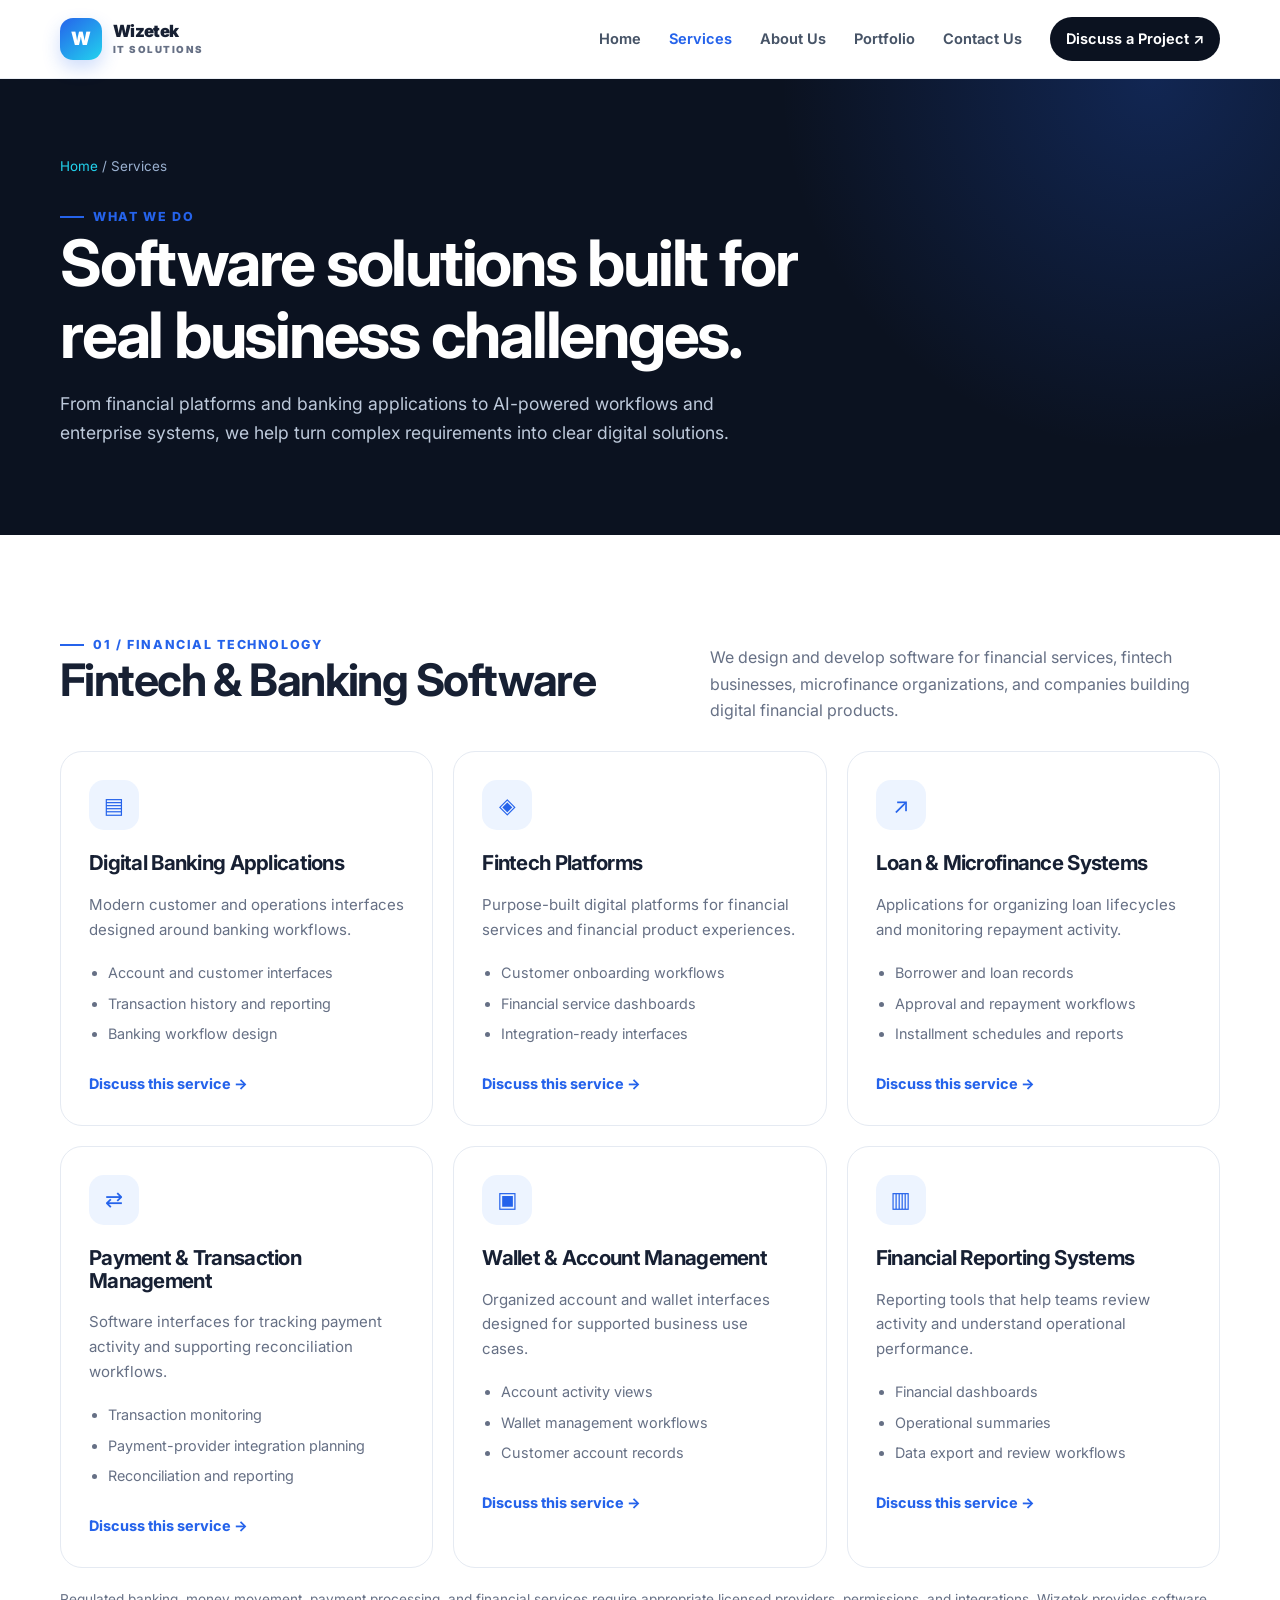
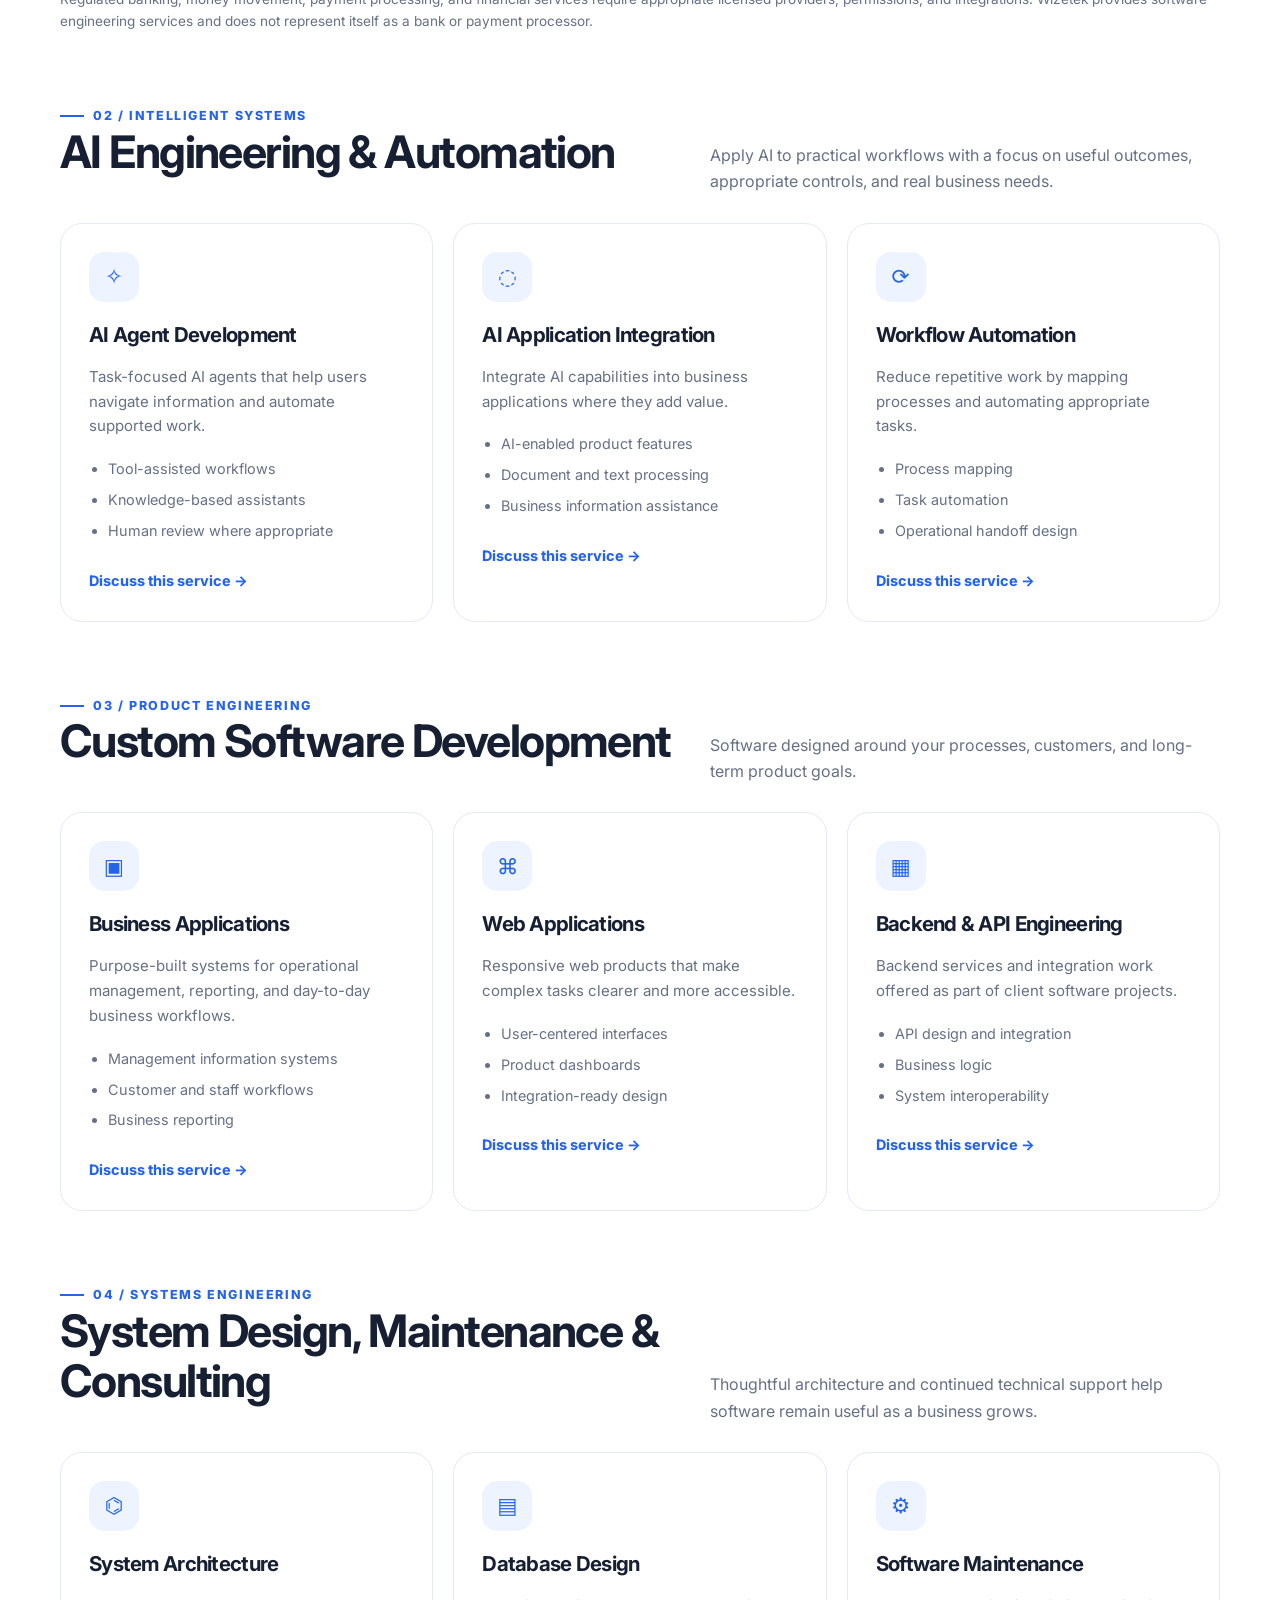
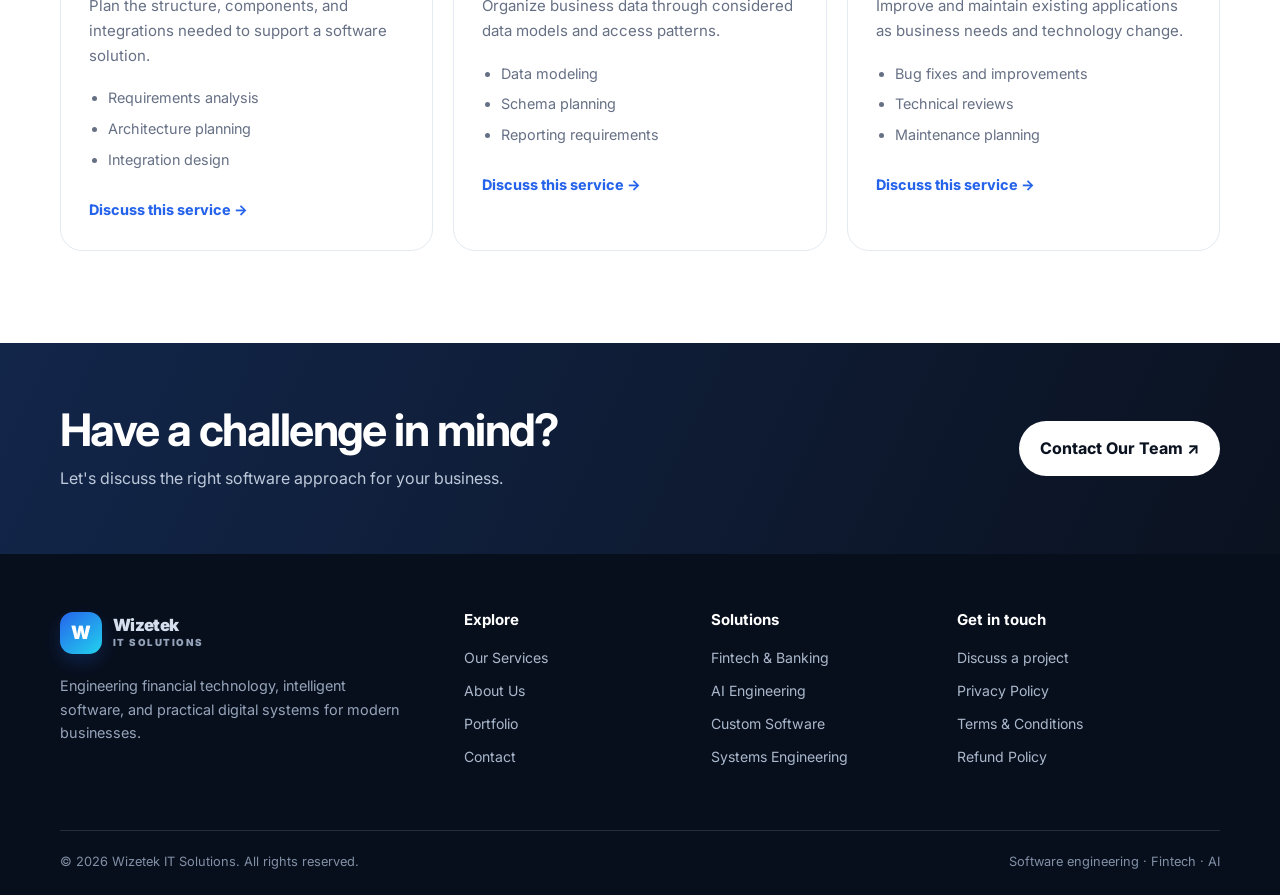
<file: services.html>
<!doctype html>
<html lang="en">
<head>
  <meta charset="utf-8">
  <meta name="viewport" content="width=device-width, initial-scale=1">
  <title>Services | Wizetek IT Solutions</title>
  <meta name="description" content="Explore Wizetek IT Solutions services in fintech and banking software, AI engineering, custom software development, and systems engineering.">
  <meta name="theme-color" content="#0b1220">
  <meta property="og:title" content="Services | Wizetek IT Solutions">
  <meta property="og:description" content="Explore Wizetek IT Solutions services in fintech and banking software, AI engineering, custom software development, and systems engineering.">
  <meta property="og:type" content="website">
  <link rel="preconnect" href="https://fonts.googleapis.com">
  <link rel="preconnect" href="https://fonts.gstatic.com" crossorigin>
  <link href="https://fonts.googleapis.com/css2?family=Inter:wght@400;500;600;700;800;900&display=swap" rel="stylesheet">
  <link rel="stylesheet" href="css/style.css">
  <link rel="icon" href="assets/favicon.svg" type="image/svg+xml">
</head>
<body>

<header class="site-header">
  <div class="container nav-wrap">
    <a class="brand" href="index.html" aria-label="Wizetek IT Solutions home">
      <span class="brand-mark">W</span>
      <span class="brand-name">Wizetek <small>IT Solutions</small></span>
    </a>
    <button class="menu-toggle" type="button" aria-label="Open navigation menu" aria-expanded="false" aria-controls="primary-navigation">☰</button>
    <nav class="nav-links" id="primary-navigation" aria-label="Primary navigation">
      <a href="index.html" data-page="index.html">Home</a><a href="services.html" data-page="services.html" class="active">Services</a><a href="about.html" data-page="about.html">About Us</a><a href="portfolio.html" data-page="portfolio.html">Portfolio</a><a href="contact.html" data-page="contact.html">Contact Us</a>
      <a class="nav-cta" href="contact.html">Discuss a Project ↗</a>
    </nav>
  </div>
</header>
<main>

<section class="page-hero"><div class="container"><div class="breadcrumb"><a href="index.html">Home</a> / Services</div><span class="eyebrow">What we do</span><h1>Software solutions built for real business challenges.</h1><p>From financial platforms and banking applications to AI-powered workflows and enterprise systems, we help turn complex requirements into clear digital solutions.</p></div></section>
<section class="section"><div class="container">
  <div class="service-group" id="fintech"><div class="service-group-head"><div><span class="eyebrow">01 / Financial technology</span><h2>Fintech & Banking Software</h2></div><p>We design and develop software for financial services, fintech businesses, microfinance organizations, and companies building digital financial products.</p></div>
    <div class="grid grid-3">
      <article class="card service-card reveal"><div class="card-icon">▤</div><h3>Digital Banking Applications</h3><p>Modern customer and operations interfaces designed around banking workflows.</p><ul><li>Account and customer interfaces</li><li>Transaction history and reporting</li><li>Banking workflow design</li></ul><a class="arrow-link" href="contact.html">Discuss this service →</a></article>
      <article class="card service-card reveal"><div class="card-icon">◈</div><h3>Fintech Platforms</h3><p>Purpose-built digital platforms for financial services and financial product experiences.</p><ul><li>Customer onboarding workflows</li><li>Financial service dashboards</li><li>Integration-ready interfaces</li></ul><a class="arrow-link" href="contact.html">Discuss this service →</a></article>
      <article class="card service-card reveal"><div class="card-icon">↗</div><h3>Loan & Microfinance Systems</h3><p>Applications for organizing loan lifecycles and monitoring repayment activity.</p><ul><li>Borrower and loan records</li><li>Approval and repayment workflows</li><li>Installment schedules and reports</li></ul><a class="arrow-link" href="contact.html">Discuss this service →</a></article>
      <article class="card service-card reveal"><div class="card-icon">⇄</div><h3>Payment & Transaction Management</h3><p>Software interfaces for tracking payment activity and supporting reconciliation workflows.</p><ul><li>Transaction monitoring</li><li>Payment-provider integration planning</li><li>Reconciliation and reporting</li></ul><a class="arrow-link" href="contact.html">Discuss this service →</a></article>
      <article class="card service-card reveal"><div class="card-icon">▣</div><h3>Wallet & Account Management</h3><p>Organized account and wallet interfaces designed for supported business use cases.</p><ul><li>Account activity views</li><li>Wallet management workflows</li><li>Customer account records</li></ul><a class="arrow-link" href="contact.html">Discuss this service →</a></article>
      <article class="card service-card reveal"><div class="card-icon">▥</div><h3>Financial Reporting Systems</h3><p>Reporting tools that help teams review activity and understand operational performance.</p><ul><li>Financial dashboards</li><li>Operational summaries</li><li>Data export and review workflows</li></ul><a class="arrow-link" href="contact.html">Discuss this service →</a></article>
    </div>
    <p style="font-size:.85rem;margin-top:20px">Regulated banking, money movement, payment processing, and financial services require appropriate licensed providers, permissions, and integrations. Wizetek provides software engineering services and does not represent itself as a bank or payment processor.</p>
  </div>
  <div class="service-group" id="ai"><div class="service-group-head"><div><span class="eyebrow">02 / Intelligent systems</span><h2>AI Engineering & Automation</h2></div><p>Apply AI to practical workflows with a focus on useful outcomes, appropriate controls, and real business needs.</p></div>
    <div class="grid grid-3">
      <article class="card service-card reveal"><div class="card-icon">✧</div><h3>AI Agent Development</h3><p>Task-focused AI agents that help users navigate information and automate supported work.</p><ul><li>Tool-assisted workflows</li><li>Knowledge-based assistants</li><li>Human review where appropriate</li></ul><a class="arrow-link" href="contact.html">Discuss this service →</a></article>
      <article class="card service-card reveal"><div class="card-icon">◌</div><h3>AI Application Integration</h3><p>Integrate AI capabilities into business applications where they add value.</p><ul><li>AI-enabled product features</li><li>Document and text processing</li><li>Business information assistance</li></ul><a class="arrow-link" href="contact.html">Discuss this service →</a></article>
      <article class="card service-card reveal"><div class="card-icon">⟳</div><h3>Workflow Automation</h3><p>Reduce repetitive work by mapping processes and automating appropriate tasks.</p><ul><li>Process mapping</li><li>Task automation</li><li>Operational handoff design</li></ul><a class="arrow-link" href="contact.html">Discuss this service →</a></article>
    </div>
  </div>
  <div class="service-group" id="software"><div class="service-group-head"><div><span class="eyebrow">03 / Product engineering</span><h2>Custom Software Development</h2></div><p>Software designed around your processes, customers, and long-term product goals.</p></div>
    <div class="grid grid-3">
      <article class="card service-card reveal"><div class="card-icon">▣</div><h3>Business Applications</h3><p>Purpose-built systems for operational management, reporting, and day-to-day business workflows.</p><ul><li>Management information systems</li><li>Customer and staff workflows</li><li>Business reporting</li></ul><a class="arrow-link" href="contact.html">Discuss this service →</a></article>
      <article class="card service-card reveal"><div class="card-icon">⌘</div><h3>Web Applications</h3><p>Responsive web products that make complex tasks clearer and more accessible.</p><ul><li>User-centered interfaces</li><li>Product dashboards</li><li>Integration-ready design</li></ul><a class="arrow-link" href="contact.html">Discuss this service →</a></article>
      <article class="card service-card reveal"><div class="card-icon">▦</div><h3>Backend & API Engineering</h3><p>Backend services and integration work offered as part of client software projects.</p><ul><li>API design and integration</li><li>Business logic</li><li>System interoperability</li></ul><a class="arrow-link" href="contact.html">Discuss this service →</a></article>
    </div>
  </div>
  <div class="service-group" id="systems"><div class="service-group-head"><div><span class="eyebrow">04 / Systems engineering</span><h2>System Design, Maintenance & Consulting</h2></div><p>Thoughtful architecture and continued technical support help software remain useful as a business grows.</p></div>
    <div class="grid grid-3">
      <article class="card service-card reveal"><div class="card-icon">⌬</div><h3>System Architecture</h3><p>Plan the structure, components, and integrations needed to support a software solution.</p><ul><li>Requirements analysis</li><li>Architecture planning</li><li>Integration design</li></ul><a class="arrow-link" href="contact.html">Discuss this service →</a></article>
      <article class="card service-card reveal"><div class="card-icon">▤</div><h3>Database Design</h3><p>Organize business data through considered data models and access patterns.</p><ul><li>Data modeling</li><li>Schema planning</li><li>Reporting requirements</li></ul><a class="arrow-link" href="contact.html">Discuss this service →</a></article>
      <article class="card service-card reveal"><div class="card-icon">⚙</div><h3>Software Maintenance</h3><p>Improve and maintain existing applications as business needs and technology change.</p><ul><li>Bug fixes and improvements</li><li>Technical reviews</li><li>Maintenance planning</li></ul><a class="arrow-link" href="contact.html">Discuss this service →</a></article>
    </div>
  </div>
</div></section>
<section class="cta-band"><div class="container cta-inner"><div><h2>Have a challenge in mind?</h2><p>Let's discuss the right software approach for your business.</p></div><a class="btn btn-light" href="contact.html">Contact Our Team ↗</a></div></section>

</main>

<footer class="site-footer">
  <div class="container">
    <div class="footer-grid">
      <div>
        <a class="brand" href="index.html"><span class="brand-mark">W</span><span class="brand-name">Wizetek <small>IT Solutions</small></span></a>
        <p>Engineering financial technology, intelligent software, and practical digital systems for modern businesses.</p>
      </div>
      <div><h4>Explore</h4><div class="footer-links"><a href="services.html">Our Services</a><a href="about.html">About Us</a><a href="portfolio.html">Portfolio</a><a href="contact.html">Contact</a></div></div>
      <div><h4>Solutions</h4><div class="footer-links"><a href="services.html#fintech">Fintech & Banking</a><a href="services.html#ai">AI Engineering</a><a href="services.html#software">Custom Software</a><a href="services.html#systems">Systems Engineering</a></div></div>
      <div><h4>Get in touch</h4><div class="footer-links"><a href="contact.html">Discuss a project</a><a href="privacy-policy.html">Privacy Policy</a><a href="terms.html">Terms & Conditions</a><a href="refund-policy.html">Refund Policy</a></div><p style="font-size:.8rem"></p></div>
    </div>
    <div class="footer-bottom"><span>© <span data-year></span> Wizetek IT Solutions. All rights reserved.</span><span>Software engineering · Fintech · AI</span></div>
  </div>
</footer>
<script src="js/main.js" defer></script>
</body>
</html>
</file>
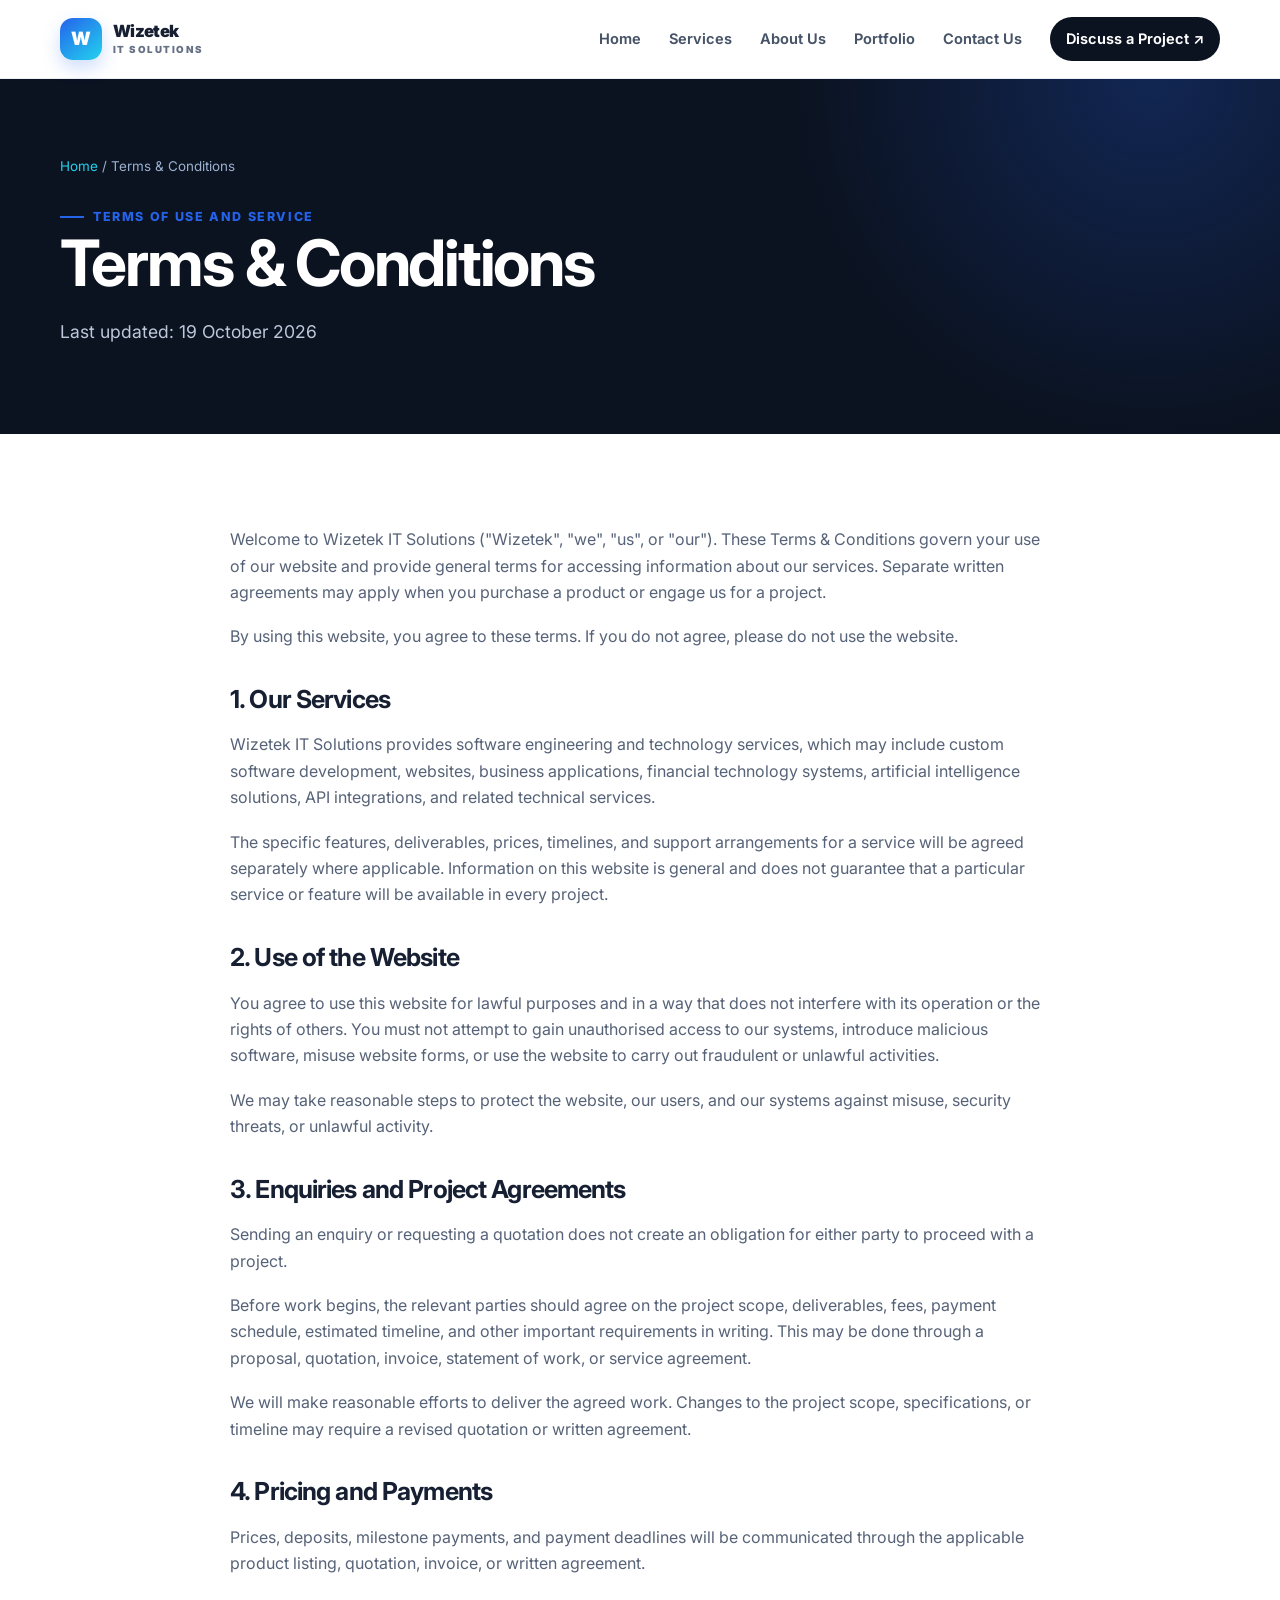
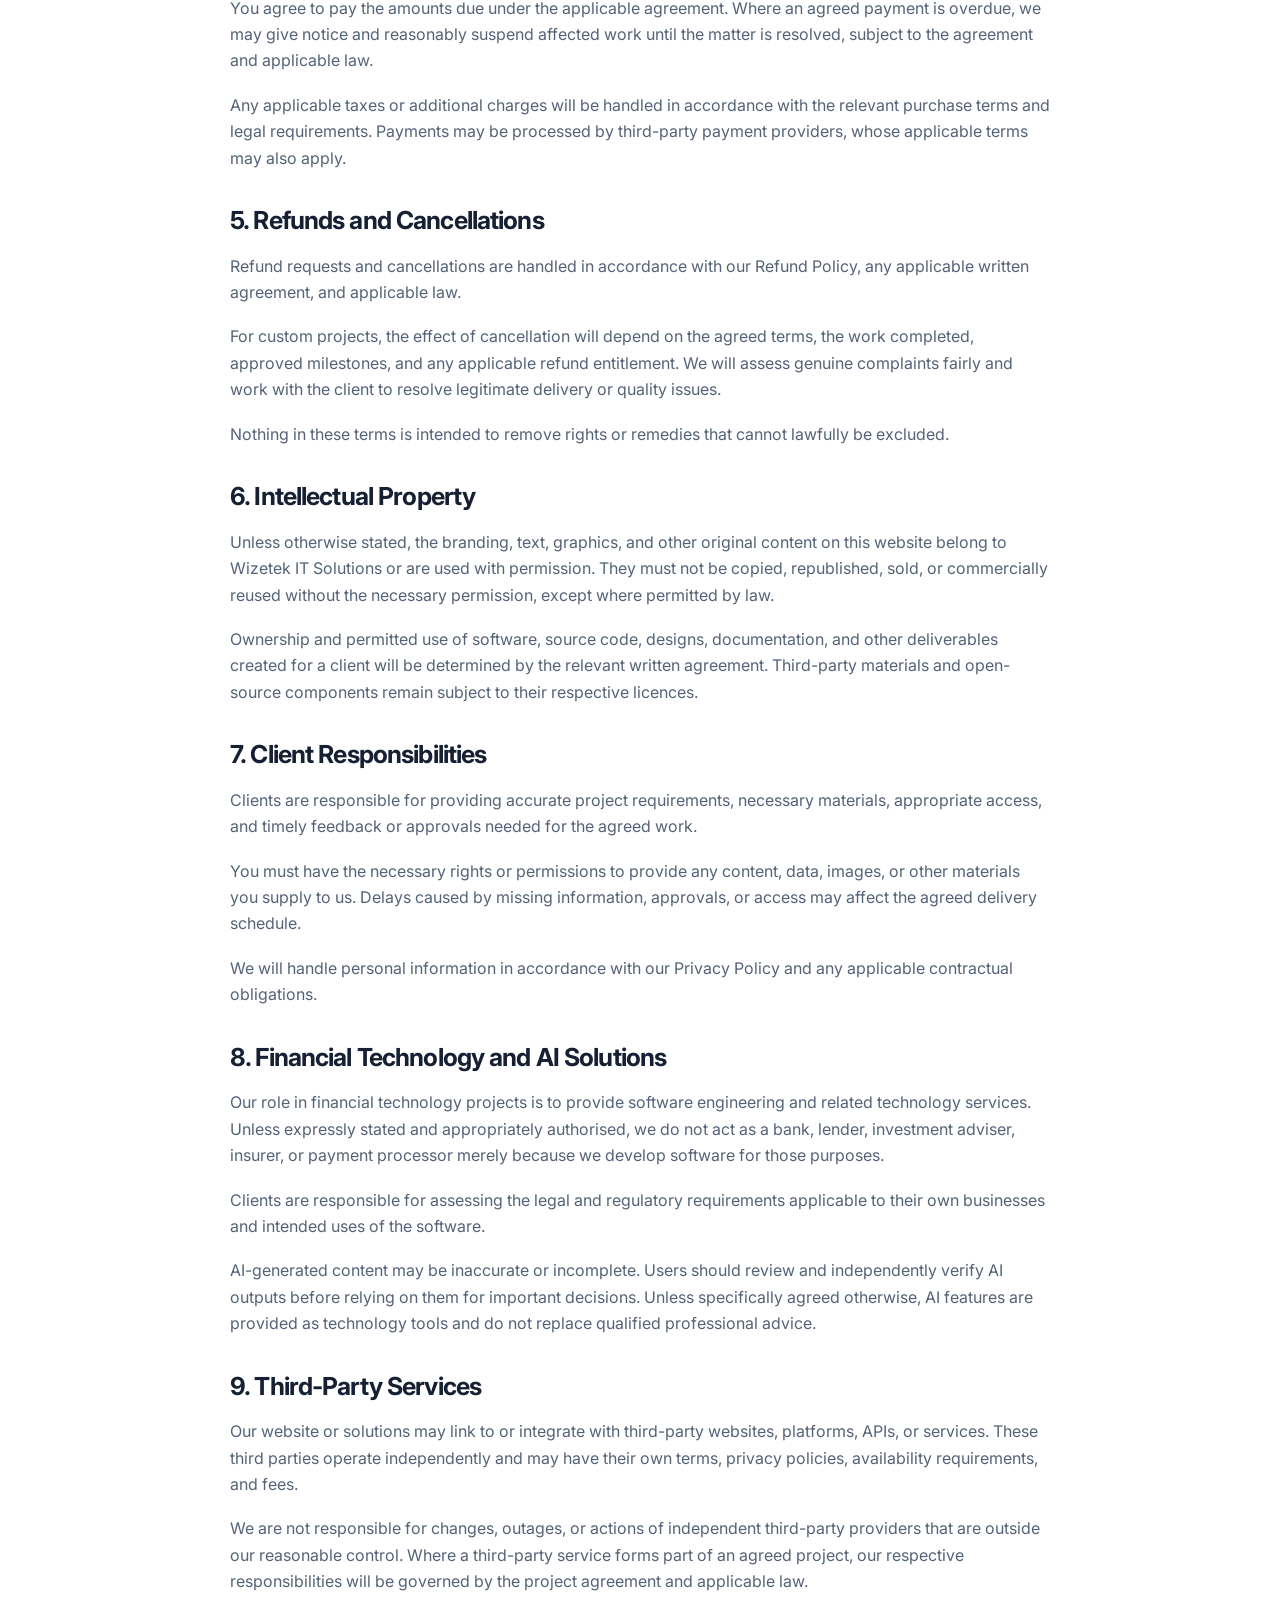
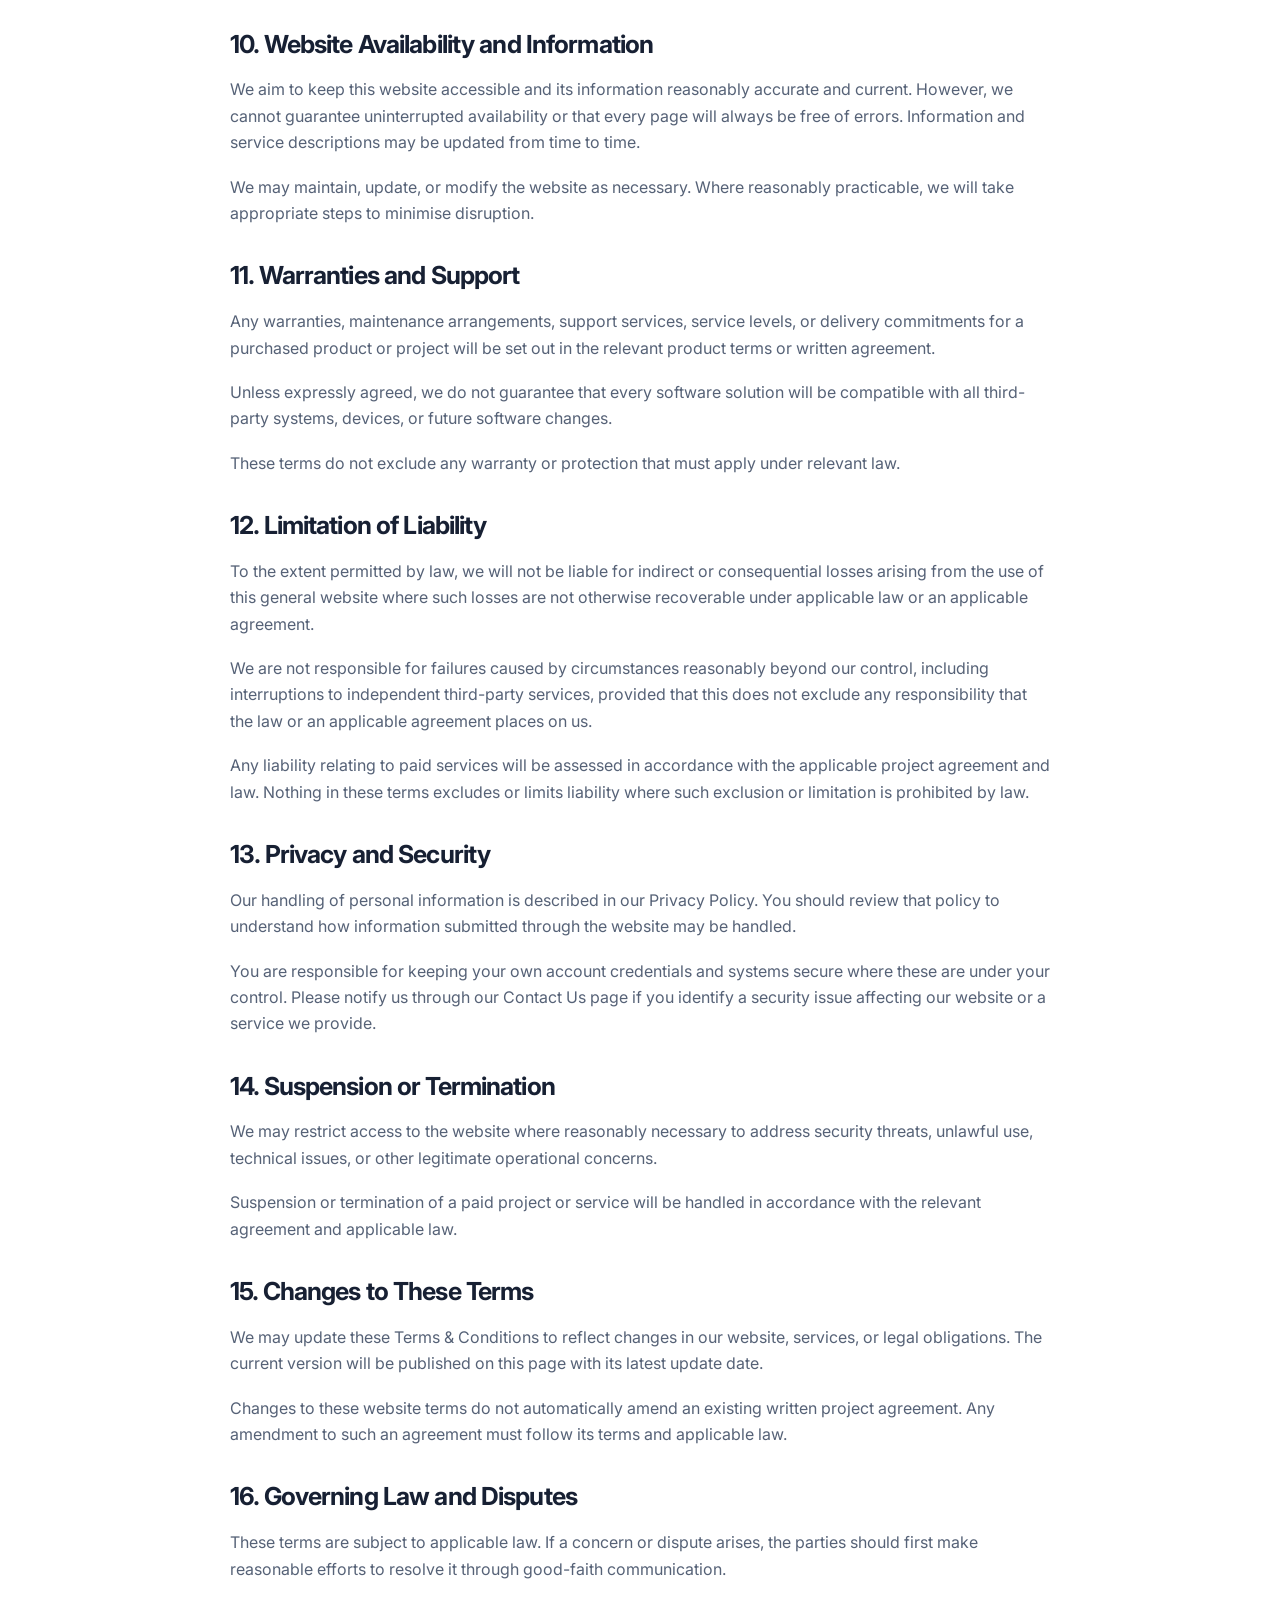
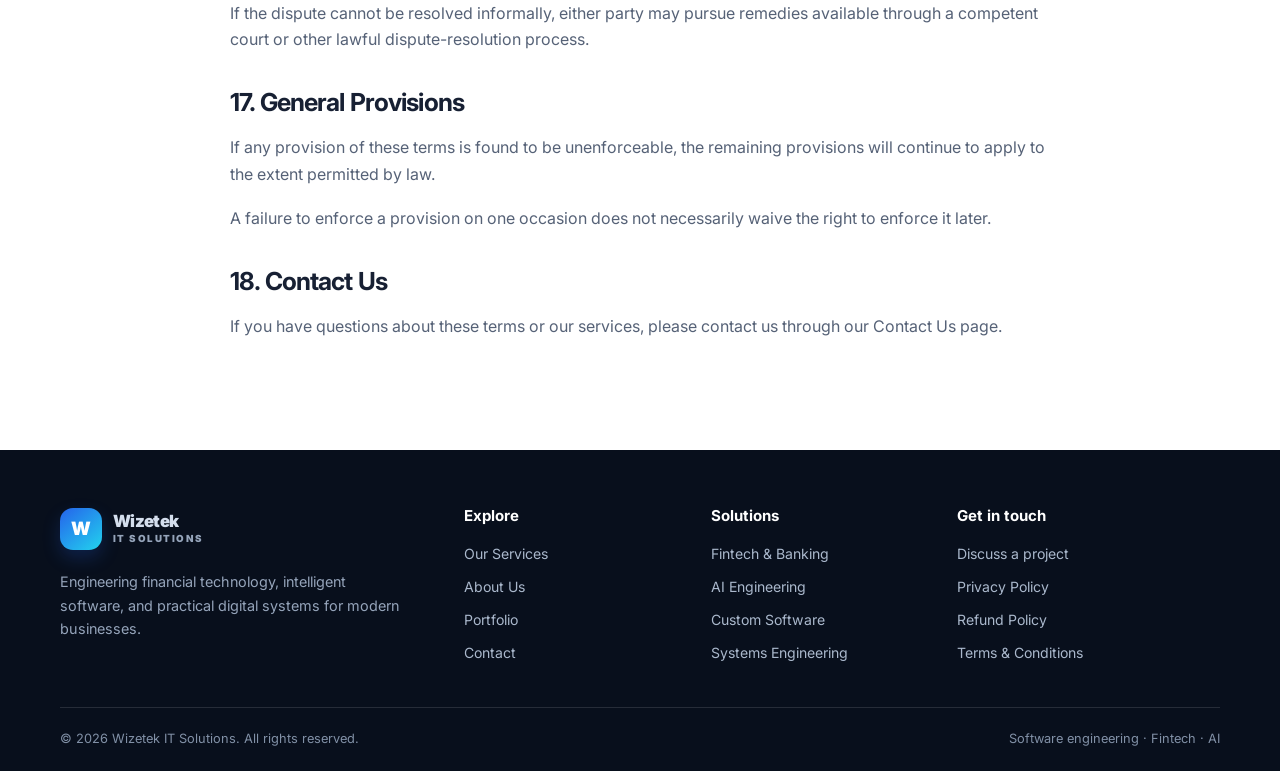
<file: terms.html>
<!doctype html>
<html lang="en">
<head>
  <meta charset="utf-8">
  <meta name="viewport" content="width=device-width, initial-scale=1">

  <title>Terms &amp; Conditions | Wizetek IT Solutions</title>
  <meta name="description" content="Terms and Conditions for using the Wizetek IT Solutions website and engaging our software engineering and technology services.">
  <meta name="theme-color" content="#0b1220">

  <meta property="og:title" content="Terms &amp; Conditions | Wizetek IT Solutions">
  <meta property="og:description" content="Learn the terms that apply to our website and technology services.">
  <meta property="og:type" content="website">

  <link rel="preconnect" href="https://fonts.googleapis.com">
  <link rel="preconnect" href="https://fonts.gstatic.com" crossorigin>
  <link href="https://fonts.googleapis.com/css2?family=Inter:wght@400;500;600;700;800;900&display=swap" rel="stylesheet">
  <link rel="stylesheet" href="css/style.css">
  <link rel="icon" href="assets/favicon.svg" type="image/svg+xml">
</head>

<body>

<header class="site-header">
  <div class="container nav-wrap">
    <a class="brand" href="index.html" aria-label="Wizetek IT Solutions home">
      <span class="brand-mark">W</span>
      <span class="brand-name">Wizetek <small>IT Solutions</small></span>
    </a>

    <button class="menu-toggle" type="button" aria-label="Open navigation menu" aria-expanded="false" aria-controls="primary-navigation">☰</button>

    <nav class="nav-links" id="primary-navigation" aria-label="Primary navigation">
      <a href="index.html" data-page="index.html">Home</a>
      <a href="services.html" data-page="services.html">Services</a>
      <a href="about.html" data-page="about.html">About Us</a>
      <a href="portfolio.html" data-page="portfolio.html">Portfolio</a>
      <a href="contact.html" data-page="contact.html">Contact Us</a>
      <a class="nav-cta" href="contact.html">Discuss a Project ↗</a>
    </nav>
  </div>
</header>

<main>

  <section class="page-hero">
    <div class="container">
      <div class="breadcrumb">
        <a href="index.html">Home</a> / Terms &amp; Conditions
      </div>
      <span class="eyebrow">Terms of use and service</span>
      <h1>Terms &amp; Conditions</h1>
      <p>Last updated: 19 October 2026</p>
    </div>
  </section>

  <section class="section">
    <div class="container policy-content">

      <p>
        Welcome to Wizetek IT Solutions ("Wizetek", "we", "us", or "our").
        These Terms &amp; Conditions govern your use of our website and
        provide general terms for accessing information about our services.
        Separate written agreements may apply when you purchase a product
        or engage us for a project.
      </p>

      <p>
        By using this website, you agree to these terms. If you do not agree,
        please do not use the website.
      </p>

      <h2>1. Our Services</h2>

      <p>
        Wizetek IT Solutions provides software engineering and technology
        services, which may include custom software development, websites,
        business applications, financial technology systems, artificial
        intelligence solutions, API integrations, and related technical
        services.
      </p>

      <p>
        The specific features, deliverables, prices, timelines, and support
        arrangements for a service will be agreed separately where applicable.
        Information on this website is general and does not guarantee that
        a particular service or feature will be available in every project.
      </p>

      <h2>2. Use of the Website</h2>

      <p>
        You agree to use this website for lawful purposes and in a way that
        does not interfere with its operation or the rights of others.
        You must not attempt to gain unauthorised access to our systems,
        introduce malicious software, misuse website forms, or use the
        website to carry out fraudulent or unlawful activities.
      </p>

      <p>
        We may take reasonable steps to protect the website, our users,
        and our systems against misuse, security threats, or unlawful activity.
      </p>

      <h2>3. Enquiries and Project Agreements</h2>

      <p>
        Sending an enquiry or requesting a quotation does not create an
        obligation for either party to proceed with a project.
      </p>

      <p>
        Before work begins, the relevant parties should agree on the project
        scope, deliverables, fees, payment schedule, estimated timeline, and
        other important requirements in writing. This may be done through
        a proposal, quotation, invoice, statement of work, or service agreement.
      </p>

      <p>
        We will make reasonable efforts to deliver the agreed work. Changes
        to the project scope, specifications, or timeline may require a
        revised quotation or written agreement.
      </p>

      <h2>4. Pricing and Payments</h2>

      <p>
        Prices, deposits, milestone payments, and payment deadlines will be
        communicated through the applicable product listing, quotation,
        invoice, or written agreement.
      </p>

      <p>
        You agree to pay the amounts due under the applicable agreement.
        Where an agreed payment is overdue, we may give notice and reasonably
        suspend affected work until the matter is resolved, subject to the
        agreement and applicable law.
      </p>

      <p>
        Any applicable taxes or additional charges will be handled in
        accordance with the relevant purchase terms and legal requirements.
        Payments may be processed by third-party payment providers, whose
        applicable terms may also apply.
      </p>

      <h2>5. Refunds and Cancellations</h2>

      <p>
        Refund requests and cancellations are handled in accordance with
        our <a href="refund-policy.html">Refund Policy</a>, any applicable
        written agreement, and applicable law.
      </p>

      <p>
        For custom projects, the effect of cancellation will depend on the
        agreed terms, the work completed, approved milestones, and any
        applicable refund entitlement. We will assess genuine complaints
        fairly and work with the client to resolve legitimate delivery
        or quality issues.
      </p>

      <p>
        Nothing in these terms is intended to remove rights or remedies
        that cannot lawfully be excluded.
      </p>

      <h2>6. Intellectual Property</h2>

      <p>
        Unless otherwise stated, the branding, text, graphics, and other
        original content on this website belong to Wizetek IT Solutions
        or are used with permission. They must not be copied, republished,
        sold, or commercially reused without the necessary permission,
        except where permitted by law.
      </p>

      <p>
        Ownership and permitted use of software, source code, designs,
        documentation, and other deliverables created for a client will
        be determined by the relevant written agreement. Third-party
        materials and open-source components remain subject to their
        respective licences.
      </p>

      <h2>7. Client Responsibilities</h2>

      <p>
        Clients are responsible for providing accurate project requirements,
        necessary materials, appropriate access, and timely feedback or
        approvals needed for the agreed work.
      </p>

      <p>
        You must have the necessary rights or permissions to provide any
        content, data, images, or other materials you supply to us. Delays
        caused by missing information, approvals, or access may affect the
        agreed delivery schedule.
      </p>

      <p>
        We will handle personal information in accordance with our
        <a href="privacy-policy.html">Privacy Policy</a> and any applicable
        contractual obligations.
      </p>

      <h2>8. Financial Technology and AI Solutions</h2>

      <p>
        Our role in financial technology projects is to provide software
        engineering and related technology services. Unless expressly
        stated and appropriately authorised, we do not act as a bank,
        lender, investment adviser, insurer, or payment processor merely
        because we develop software for those purposes.
      </p>

      <p>
        Clients are responsible for assessing the legal and regulatory
        requirements applicable to their own businesses and intended uses
        of the software.
      </p>

      <p>
        AI-generated content may be inaccurate or incomplete. Users should
        review and independently verify AI outputs before relying on them
        for important decisions. Unless specifically agreed otherwise,
        AI features are provided as technology tools and do not replace
        qualified professional advice.
      </p>

      <h2>9. Third-Party Services</h2>

      <p>
        Our website or solutions may link to or integrate with third-party
        websites, platforms, APIs, or services. These third parties operate
        independently and may have their own terms, privacy policies,
        availability requirements, and fees.
      </p>

      <p>
        We are not responsible for changes, outages, or actions of
        independent third-party providers that are outside our reasonable
        control. Where a third-party service forms part of an agreed project,
        our respective responsibilities will be governed by the project
        agreement and applicable law.
      </p>

      <h2>10. Website Availability and Information</h2>

      <p>
        We aim to keep this website accessible and its information reasonably
        accurate and current. However, we cannot guarantee uninterrupted
        availability or that every page will always be free of errors.
        Information and service descriptions may be updated from time to time.
      </p>

      <p>
        We may maintain, update, or modify the website as necessary. Where
        reasonably practicable, we will take appropriate steps to minimise
        disruption.
      </p>

      <h2>11. Warranties and Support</h2>

      <p>
        Any warranties, maintenance arrangements, support services, service
        levels, or delivery commitments for a purchased product or project
        will be set out in the relevant product terms or written agreement.
      </p>

      <p>
        Unless expressly agreed, we do not guarantee that every software
        solution will be compatible with all third-party systems, devices,
        or future software changes.
      </p>

      <p>
        These terms do not exclude any warranty or protection that must
        apply under relevant law.
      </p>

      <h2>12. Limitation of Liability</h2>

      <p>
        To the extent permitted by law, we will not be liable for indirect
        or consequential losses arising from the use of this general website
        where such losses are not otherwise recoverable under applicable
        law or an applicable agreement.
      </p>

      <p>
        We are not responsible for failures caused by circumstances
        reasonably beyond our control, including interruptions to
        independent third-party services, provided that this does not
        exclude any responsibility that the law or an applicable agreement
        places on us.
      </p>

      <p>
        Any liability relating to paid services will be assessed in
        accordance with the applicable project agreement and law.
        Nothing in these terms excludes or limits liability where such
        exclusion or limitation is prohibited by law.
      </p>

      <h2>13. Privacy and Security</h2>

      <p>
        Our handling of personal information is described in our
        <a href="privacy-policy.html">Privacy Policy</a>. You should review
        that policy to understand how information submitted through the
        website may be handled.
      </p>

      <p>
        You are responsible for keeping your own account credentials and
        systems secure where these are under your control. Please notify
        us through our <a href="contact.html">Contact Us page</a> if you
        identify a security issue affecting our website or a service we
        provide.
      </p>

      <h2>14. Suspension or Termination</h2>

      <p>
        We may restrict access to the website where reasonably necessary
        to address security threats, unlawful use, technical issues, or
        other legitimate operational concerns.
      </p>

      <p>
        Suspension or termination of a paid project or service will be
        handled in accordance with the relevant agreement and applicable
        law.
      </p>

      <h2>15. Changes to These Terms</h2>

      <p>
        We may update these Terms &amp; Conditions to reflect changes in
        our website, services, or legal obligations. The current version
        will be published on this page with its latest update date.
      </p>

      <p>
        Changes to these website terms do not automatically amend an
        existing written project agreement. Any amendment to such an
        agreement must follow its terms and applicable law.
      </p>

      <h2>16. Governing Law and Disputes</h2>

      <p>
        These terms are subject to applicable law. If a concern or dispute
        arises, the parties should first make reasonable efforts to resolve
        it through good-faith communication.
      </p>

      <p>
        If the dispute cannot be resolved informally, either party may
        pursue remedies available through a competent court or other
        lawful dispute-resolution process.
      </p>

      <h2>17. General Provisions</h2>

      <p>
        If any provision of these terms is found to be unenforceable, the
        remaining provisions will continue to apply to the extent permitted
        by law.
      </p>

      <p>
        A failure to enforce a provision on one occasion does not necessarily
        waive the right to enforce it later.
      </p>

      <h2>18. Contact Us</h2>

      <p>
        If you have questions about these terms or our services, please
        contact us through our <a href="contact.html">Contact Us page</a>.
      </p>

    </div>
  </section>

</main>

<footer class="site-footer">
  <div class="container">
    <div class="footer-grid">

      <div>
        <a class="brand" href="index.html">
          <span class="brand-mark">W</span>
          <span class="brand-name">Wizetek <small>IT Solutions</small></span>
        </a>
        <p>Engineering financial technology, intelligent software, and practical digital systems for modern businesses.</p>
      </div>

      <div>
        <h4>Explore</h4>
        <div class="footer-links">
          <a href="services.html">Our Services</a>
          <a href="about.html">About Us</a>
          <a href="portfolio.html">Portfolio</a>
          <a href="contact.html">Contact</a>
        </div>
      </div>

      <div>
        <h4>Solutions</h4>
        <div class="footer-links">
          <a href="services.html#fintech">Fintech &amp; Banking</a>
          <a href="services.html#ai">AI Engineering</a>
          <a href="services.html#software">Custom Software</a>
          <a href="services.html#systems">Systems Engineering</a>
        </div>
      </div>

      <div>
        <h4>Get in touch</h4>
        <div class="footer-links">
          <a href="contact.html">Discuss a project</a>
          <a href="privacy-policy.html">Privacy Policy</a>
          <a href="refund-policy.html">Refund Policy</a>
          <a href="terms.html">Terms &amp; Conditions</a>
        </div>
      </div>

    </div>

    <div class="footer-bottom">
      <span>© <span data-year></span> Wizetek IT Solutions. All rights reserved.</span>
      <span>Software engineering · Fintech · AI</span>
    </div>
  </div>
</footer>

<script src="js/main.js" defer></script>
</body>
</html>
</file>
<file: css/style.css>
:root {
  --navy: #0b1220;
  --navy-2: #101b32;
  --blue: #2563eb;
  --cyan: #22d3ee;
  --ink: #172033;
  --muted: #667085;
  --line: #e5eaf2;
  --paper: #f3f6fa;
  --white: #fff;
  --radius: 22px;
  --shadow: 0 18px 55px rgba(14, 27, 52, .10);
}
* { box-sizing: border-box; }
html { scroll-behavior: smooth; }
body { margin: 0; color: var(--ink); background: var(--white); font-family: Inter, Poppins, system-ui, -apple-system, BlinkMacSystemFont, "Segoe UI", sans-serif; line-height: 1.65; }
body.menu-open { overflow: hidden; }
a { color: inherit; text-decoration: none; }
button, input, select, textarea { font: inherit; }
button, a { -webkit-tap-highlight-color: transparent; }
img, svg { max-width: 100%; }
.container { width: min(1160px, calc(100% - 40px)); margin-inline: auto; }
.section { padding: 92px 0; }
.section-sm { padding: 64px 0; }
.eyebrow { display: inline-flex; align-items: center; gap: 9px; color: var(--blue); font-size: .78rem; font-weight: 800; letter-spacing: .13em; text-transform: uppercase; }
.eyebrow::before { content: ""; width: 24px; height: 2px; background: currentColor; }
h1, h2, h3, h4 { line-height: 1.12; letter-spacing: -.035em; margin: 0 0 18px; }
h1 { font-size: clamp(2.7rem, 5.5vw, 5rem); }
h2 { font-size: clamp(2rem, 3.5vw, 3.2rem); }
h3 { font-size: 1.28rem; }
p { margin: 0 0 18px; color: var(--muted); }
.lead { font-size: clamp(1.05rem, 1.5vw, 1.2rem); max-width: 690px; }
.section-heading { max-width: 740px; margin-bottom: 42px; }
.section-heading.center { margin-inline: auto; text-align: center; }
.section-heading.center .eyebrow { justify-content: center; }
.section-heading.center p { margin-inline: auto; }
.btn { display: inline-flex; align-items: center; justify-content: center; gap: 10px; padding: 13px 20px; border-radius: 999px; border: 1px solid transparent; font-weight: 750; transition: transform .2s ease, background .2s ease, border-color .2s ease; cursor: pointer; }
.btn:hover { transform: translateY(-2px); }
.btn-primary { color: #fff; background: var(--blue); box-shadow: 0 10px 26px rgba(37, 99, 235, .24); }
.btn-primary:hover { background: #1d4ed8; }
.btn-outline { color: var(--ink); border-color: #cbd5e1; background: rgba(255,255,255,.75); }
.btn-outline:hover { border-color: var(--blue); color: var(--blue); }
.btn-light { color: var(--navy); background: white; }
.btn-text { color: var(--blue); padding-inline: 0; }
.site-header { position: sticky; top: 0; z-index: 100; background: rgba(255,255,255,.92); backdrop-filter: blur(16px); border-bottom: 1px solid rgba(229,234,242,.8); }
.nav-wrap { min-height: 78px; display: flex; align-items: center; justify-content: space-between; gap: 24px; }
.brand { display: inline-flex; align-items: center; gap: 11px; font-weight: 900; letter-spacing: -.04em; line-height: 1.05; }
.brand-mark { display: grid; place-items: center; width: 42px; height: 42px; border-radius: 13px; color: white; background: linear-gradient(140deg, var(--blue), var(--cyan)); box-shadow: 0 8px 18px rgba(37,99,235,.22); font-size: 1.15rem; font-weight: 900; }
.brand-name { font-size: 1.05rem; }
.brand-name small { display: block; margin-top: 4px; color: var(--muted); font-size: .61rem; letter-spacing: .15em; text-transform: uppercase; }
.nav-links { display: flex; align-items: center; gap: 28px; }
.nav-links a { color: #475467; font-size: .91rem; font-weight: 650; }
.nav-links a:hover, .nav-links a.active { color: var(--blue); }
.nav-links .nav-cta { padding: 10px 16px; color: white; background: var(--navy); border-radius: 999px; }
.menu-toggle { display: none; width: 44px; height: 44px; border: 1px solid var(--line); border-radius: 12px; background: white; color: var(--ink); font-size: 1.3rem; }
.hero { position: relative; overflow: hidden; color: white; background: radial-gradient(circle at 85% 20%, rgba(37,99,235,.32), transparent 34%), radial-gradient(circle at 65% 100%, rgba(34,211,238,.13), transparent 32%), var(--navy); }
.hero::after { content: ""; position: absolute; inset: 0; opacity: .13; pointer-events: none; background-image: linear-gradient(rgba(255,255,255,.12) 1px, transparent 1px), linear-gradient(90deg, rgba(255,255,255,.12) 1px, transparent 1px); background-size: 54px 54px; mask-image: linear-gradient(to right, transparent, black); }
.hero-grid { position: relative; z-index: 1; display: grid; grid-template-columns: 1.08fr .92fr; gap: 54px; align-items: center; padding: 90px 0 100px; }
.hero .eyebrow { color: var(--cyan); }
.hero h1 { max-width: 760px; }
.hero h1 span { color: var(--cyan); }
.hero p { color: #c1ccdd; max-width: 650px; }
.hero-actions { display: flex; flex-wrap: wrap; gap: 12px; margin-top: 28px; }
.hero .btn-outline { color: white; border-color: rgba(255,255,255,.3); background: rgba(255,255,255,.04); }
.hero-note { margin-top: 26px; color: #aab8cc; font-size: .84rem; }
.hero-visual { position: relative; min-height: 420px; display: grid; place-items: center; }
.dashboard { width: min(100%, 470px); padding: 20px; border: 1px solid rgba(255,255,255,.18); border-radius: 24px; background: linear-gradient(145deg, rgba(255,255,255,.12), rgba(255,255,255,.035)); box-shadow: 0 30px 90px rgba(0,0,0,.28); backdrop-filter: blur(12px); transform: rotate(1.5deg); }
.dash-top { display: flex; align-items: center; justify-content: space-between; margin-bottom: 24px; color: #dbeafe; font-size: .8rem; }
.dots { display: flex; gap: 5px; }
.dots i { display: block; width: 7px; height: 7px; border-radius: 50%; background: #7dd3fc; opacity: .8; }
.dash-label { color: #9fb0c9; font-size: .78rem; }
.dash-value { margin: 4px 0 20px; color: white; font-size: 2.1rem; font-weight: 800; letter-spacing: -.04em; }
.dash-cards { display: grid; grid-template-columns: 1fr 1fr; gap: 12px; }
.dash-card { padding: 16px; border: 1px solid rgba(255,255,255,.12); border-radius: 15px; background: rgba(9,17,34,.5); }
.dash-card span { display: block; color: #9fb0c9; font-size: .72rem; }
.dash-card strong { display: block; margin-top: 7px; color: white; font-size: 1.05rem; }
.chart { display: flex; align-items: end; gap: 8px; height: 86px; margin-top: 22px; padding: 0 4px; }
.chart i { flex: 1; border-radius: 6px 6px 2px 2px; background: linear-gradient(to top, var(--blue), var(--cyan)); opacity: .9; }
.floating-chip { position: absolute; z-index: 2; display: flex; align-items: center; gap: 10px; padding: 13px 16px; border: 1px solid rgba(255,255,255,.18); border-radius: 16px; color: white; background: #14233d; box-shadow: 0 15px 35px rgba(0,0,0,.2); font-size: .82rem; font-weight: 750; }
.floating-chip b { display: grid; place-items: center; width: 32px; height: 32px; border-radius: 10px; color: var(--cyan); background: rgba(34,211,238,.12); }
.chip-one { top: 40px; right: -10px; }
.chip-two { bottom: 40px; left: -12px; }
.trust-strip { border-bottom: 1px solid var(--line); background: #fff; }
.trust-inner { display: flex; flex-wrap: wrap; align-items: center; justify-content: space-between; gap: 20px; padding: 24px 0; }
.trust-inner span { color: #7b8799; font-size: .78rem; font-weight: 800; letter-spacing: .1em; text-transform: uppercase; }
.trust-inner strong { color: #344054; font-size: .88rem; }
.grid { display: grid; gap: 20px; }
.grid-2 { grid-template-columns: repeat(2, minmax(0,1fr)); }
.grid-3 { grid-template-columns: repeat(3, minmax(0,1fr)); }
.grid-4 { grid-template-columns: repeat(4, minmax(0,1fr)); }
.card { height: 100%; padding: 28px; border: 1px solid var(--line); border-radius: var(--radius); background: white; transition: transform .22s ease, box-shadow .22s ease, border-color .22s ease; }
.card:hover { transform: translateY(-4px); border-color: #c6d7f8; box-shadow: var(--shadow); }
.card-icon { display: grid; place-items: center; width: 50px; height: 50px; margin-bottom: 22px; border-radius: 15px; color: var(--blue); background: #edf4ff; font-size: 1.35rem; }
.card p { font-size: .94rem; }
.card .arrow-link { display: inline-flex; gap: 8px; align-items: center; margin-top: 8px; color: var(--blue); font-size: .9rem; font-weight: 750; }
.featured-band { overflow: hidden; color: white; background: var(--navy); }
.featured-grid { display: grid; grid-template-columns: .92fr 1.08fr; gap: 56px; align-items: center; }
.featured-band p { color: #b7c4d8; }
.featured-band .eyebrow { color: var(--cyan); }
.feature-list { display: grid; grid-template-columns: 1fr 1fr; gap: 13px; margin: 28px 0; }
.feature-list div { display: flex; gap: 10px; align-items: flex-start; color: #e6edf8; font-size: .91rem; }
.check { color: var(--cyan); font-weight: 900; }
.fintech-visual { padding: 25px; border: 1px solid rgba(255,255,255,.15); border-radius: 25px; background: linear-gradient(145deg, rgba(37,99,235,.22), rgba(255,255,255,.035)); }
.fintech-screen { padding: 22px; border-radius: 17px; background: #f9fbff; color: var(--ink); }
.screen-head { display: flex; align-items: center; justify-content: space-between; gap: 12px; margin-bottom: 22px; font-size: .83rem; font-weight: 800; }
.screen-pill { padding: 5px 9px; border-radius: 99px; color: #067647; background: #dcfae6; font-size: .7rem; }
.balance-box { padding: 20px; border-radius: 14px; color: white; background: linear-gradient(125deg, #1d4ed8, #0e7490); }
.balance-box small { color: #dbeafe; }
.balance-box strong { display: block; margin-top: 8px; font-size: 1.8rem; }
.mini-transactions { margin-top: 18px; }
.transaction { display: flex; justify-content: space-between; gap: 10px; padding: 13px 0; border-bottom: 1px solid var(--line); font-size: .78rem; }
.transaction:last-child { border: 0; }
.transaction span { color: var(--muted); }
.process-step { position: relative; padding: 26px 22px; border-top: 2px solid #dce6f7; }
.process-step b { display: grid; place-items: center; width: 42px; height: 42px; margin-bottom: 20px; border-radius: 13px; color: white; background: var(--blue); }
.cta-band { padding: 62px 0; color: white; background: linear-gradient(115deg, #12264a, #0b1220); }
.cta-inner { display: flex; align-items: center; justify-content: space-between; gap: 30px; }
.cta-band h2 { max-width: 690px; margin-bottom: 10px; }
.cta-band p { color: #bdc9da; margin: 0; }
.page-hero { padding: 76px 0 70px; color: white; background: radial-gradient(circle at 90% 0, rgba(37,99,235,.25), transparent 30%), var(--navy); }
.page-hero h1 { font-size: clamp(2.5rem, 5vw, 4.2rem); max-width: 850px; }
.page-hero p { max-width: 720px; color: #bdc9da; font-size: 1.1rem; }
.breadcrumb { color: #9bb1d0; font-size: .84rem; margin-bottom: 22px; }
.breadcrumb a { color: var(--cyan); }
.service-group { margin-bottom: 66px; }
.service-group:last-child { margin-bottom: 0; }
.service-group-head { display: flex; justify-content: space-between; align-items: end; gap: 30px; margin-bottom: 28px; }
.service-group-head p { max-width: 510px; margin: 0; }
.service-card ul { margin: 0 0 18px; padding-left: 19px; color: var(--muted); font-size: .9rem; }
.service-card li { margin-bottom: 7px; }
.dark-card { color: white; border-color: rgba(255,255,255,.13); background: #111e35; }
.dark-card p { color: #b7c4d8; }
.dark-card .card-icon { color: var(--cyan); background: rgba(34,211,238,.12); }
.about-split { display: grid; grid-template-columns: 1fr 1fr; gap: 60px; align-items: start; }
.statement-card { padding: 32px; border: 1px solid var(--line); border-radius: var(--radius); background: var(--paper); }
.statement-card + .statement-card { margin-top: 16px; }
.values-grid { display: grid; grid-template-columns: repeat(3, 1fr); gap: 16px; }
.value-card { padding: 22px; border-radius: 17px; background: var(--paper); }
.value-card h3 { margin-bottom: 8px; }
.value-card p { margin: 0; font-size: .9rem; }
.portfolio-toolbar { display: flex; flex-wrap: wrap; gap: 10px; margin-bottom: 30px; }
.filter-btn { padding: 10px 16px; border: 1px solid var(--line); border-radius: 99px; background: white; color: #475467; font-weight: 700; cursor: pointer; }
.filter-btn.active, .filter-btn:hover { color: white; border-color: var(--blue); background: var(--blue); }
.project-card { overflow: hidden; padding: 0; }
.project-art { min-height: 190px; display: grid; place-items: center; padding: 24px; color: white; background: radial-gradient(circle at 80% 10%, rgba(34,211,238,.32), transparent 30%), linear-gradient(135deg, #10244a, #0b1220); }
.project-art .mock-window { width: 100%; max-width: 310px; padding: 14px; border: 1px solid rgba(255,255,255,.18); border-radius: 14px; background: rgba(255,255,255,.08); }
.mock-line { height: 7px; margin: 9px 0; border-radius: 5px; background: rgba(255,255,255,.24); }
.mock-line.short { width: 48%; }
.mock-pills { display: flex; gap: 7px; margin-top: 14px; }
.mock-pills i { width: 30%; height: 36px; border-radius: 8px; background: rgba(34,211,238,.16); border: 1px solid rgba(34,211,238,.2); }
.project-content { padding: 25px; }
.project-tag { display: inline-block; margin-bottom: 12px; color: var(--blue); font-size: .74rem; font-weight: 850; letter-spacing: .08em; text-transform: uppercase; }
.project-content p { font-size: .93rem; }
.placeholder-note { display: inline-block; padding: 6px 9px; border-radius: 8px; color: #8a4b10; background: #fff4df; font-size: .75rem; font-weight: 750; }
.contact-grid { display: grid; grid-template-columns: .8fr 1.2fr; gap: 42px; align-items: start; }
.contact-panel { padding: 30px; border-radius: var(--radius); color: white; background: var(--navy); }
.contact-panel p { color: #bdc9da; }
.contact-item { display: flex; gap: 13px; margin-top: 24px; align-items: flex-start; }
.contact-item b { display: grid; place-items: center; width: 42px; height: 42px; flex: 0 0 auto; border-radius: 12px; color: var(--cyan); background: rgba(34,211,238,.12); }
.contact-item span { display: block; color: #8fa3c0; font-size: .78rem; }
.contact-item strong { overflow-wrap: anywhere; color: white; font-size: .95rem; }
.form-panel { padding: 32px; border: 1px solid var(--line); border-radius: var(--radius); box-shadow: var(--shadow); }
.form-grid { display: grid; grid-template-columns: 1fr 1fr; gap: 18px; }
.field { display: flex; flex-direction: column; gap: 7px; }
.field.full { grid-column: 1 / -1; }
.field label { font-size: .85rem; font-weight: 750; }
.field input, .field select, .field textarea { width: 100%; padding: 13px 14px; border: 1px solid #d0d7e2; border-radius: 12px; outline: none; color: var(--ink); background: white; }
.field textarea { min-height: 140px; resize: vertical; }
.field input:focus, .field select:focus, .field textarea:focus { border-color: var(--blue); box-shadow: 0 0 0 3px rgba(37,99,235,.12); }
.form-help { margin-top: 12px; font-size: .82rem; }
.form-status { display: none; margin-top: 16px; padding: 13px 15px; border-radius: 12px; color: #7a4510; background: #fff4df; font-size: .88rem; }
.form-status.show { display: block; }
.policy-content { max-width: 820px; }
.policy-content h2 { margin-top: 36px; font-size: 1.55rem; }
.policy-content h3 { margin-top: 24px; }
.policy-content p, .policy-content li { color: #566277; }
.site-footer { padding: 58px 0 22px; color: #d4deed; background: #080f1c; }
.footer-grid { display: grid; grid-template-columns: 1.4fr .8fr .8fr 1fr; gap: 36px; padding-bottom: 42px; }
.site-footer .brand-name small { color: #95a4ba; }
.site-footer p { max-width: 350px; margin-top: 20px; color: #95a4ba; font-size: .9rem; }
.site-footer h4 { margin-bottom: 17px; color: white; font-size: .94rem; letter-spacing: 0; }
.footer-links { display: grid; gap: 10px; }
.footer-links a { color: #aab8cc; font-size: .88rem; }
.footer-links a:hover { color: var(--cyan); }
.footer-bottom { display: flex; justify-content: space-between; flex-wrap: wrap; gap: 15px; padding-top: 20px; border-top: 1px solid rgba(255,255,255,.12); color: #8190a6; font-size: .8rem; }
.empty-state { padding: 24px; border: 1px dashed #cbd5e1; border-radius: 16px; color: var(--muted); background: #fbfcfe; }
.reveal { opacity: 1; transform: none; }
.js-reveal .reveal { opacity: 0; transform: translateY(18px); transition: opacity .6s ease, transform .6s ease; }
.js-reveal .reveal.is-visible { opacity: 1; transform: translateY(0); }
@media (max-width: 980px) {
  .nav-links { gap: 17px; }
  .nav-links a { font-size: .85rem; }
  .hero-grid, .featured-grid { grid-template-columns: 1fr; }
  .hero-grid { gap: 22px; padding: 72px 0 82px; }
  .hero-visual { min-height: 380px; }
  .grid-4 { grid-template-columns: repeat(2, minmax(0,1fr)); }
  .footer-grid { grid-template-columns: 1fr 1fr; }
}
@media (max-width: 760px) {
  .container { width: min(100% - 32px, 600px); }
  .section { padding: 68px 0; }
  .section-sm { padding: 48px 0; }
  .nav-wrap { min-height: 70px; }
  .menu-toggle { display: inline-grid; place-items: center; }
  .nav-links { position: fixed; inset: 70px 0 0; display: none; align-items: stretch; flex-direction: column; gap: 0; padding: 20px 24px 30px; background: white; border-top: 1px solid var(--line); }
  .nav-links.open { display: flex; }
  .nav-links a { padding: 15px 4px; border-bottom: 1px solid var(--line); font-size: 1rem; }
  .nav-links .nav-cta { margin-top: 15px; padding: 13px 18px; text-align: center; }
  .hero-grid { padding: 58px 0 70px; }
  .hero-visual { min-height: 340px; }
  .dashboard { padding: 14px; }
  .chip-one { right: -3px; top: 10px; }
  .chip-two { left: -3px; bottom: 10px; }
  .grid-3, .grid-2, .about-split, .contact-grid { grid-template-columns: 1fr; }
  .grid-4 { grid-template-columns: 1fr 1fr; }
  .service-group-head, .cta-inner { align-items: flex-start; flex-direction: column; }
  .values-grid { grid-template-columns: 1fr 1fr; }
  .form-grid { grid-template-columns: 1fr; }
  .field.full { grid-column: auto; }
  .footer-grid { grid-template-columns: 1fr 1fr; gap: 28px 20px; }
}
@media (max-width: 460px) {
  .grid-4, .values-grid, .feature-list, .footer-grid { grid-template-columns: 1fr; }
  h1 { font-size: 2.55rem; }
  .hero-visual { min-height: 300px; }
  .dash-value { font-size: 1.65rem; }
  .floating-chip { font-size: .72rem; padding: 9px 11px; }
  .form-panel, .contact-panel { padding: 22px; }
  .trust-inner { align-items: flex-start; flex-direction: column; }
}
@media (prefers-reduced-motion: reduce) {
  *, *::before, *::after { scroll-behavior: auto !important; animation-duration: .01ms !important; transition-duration: .01ms !important; }
}
</file>
